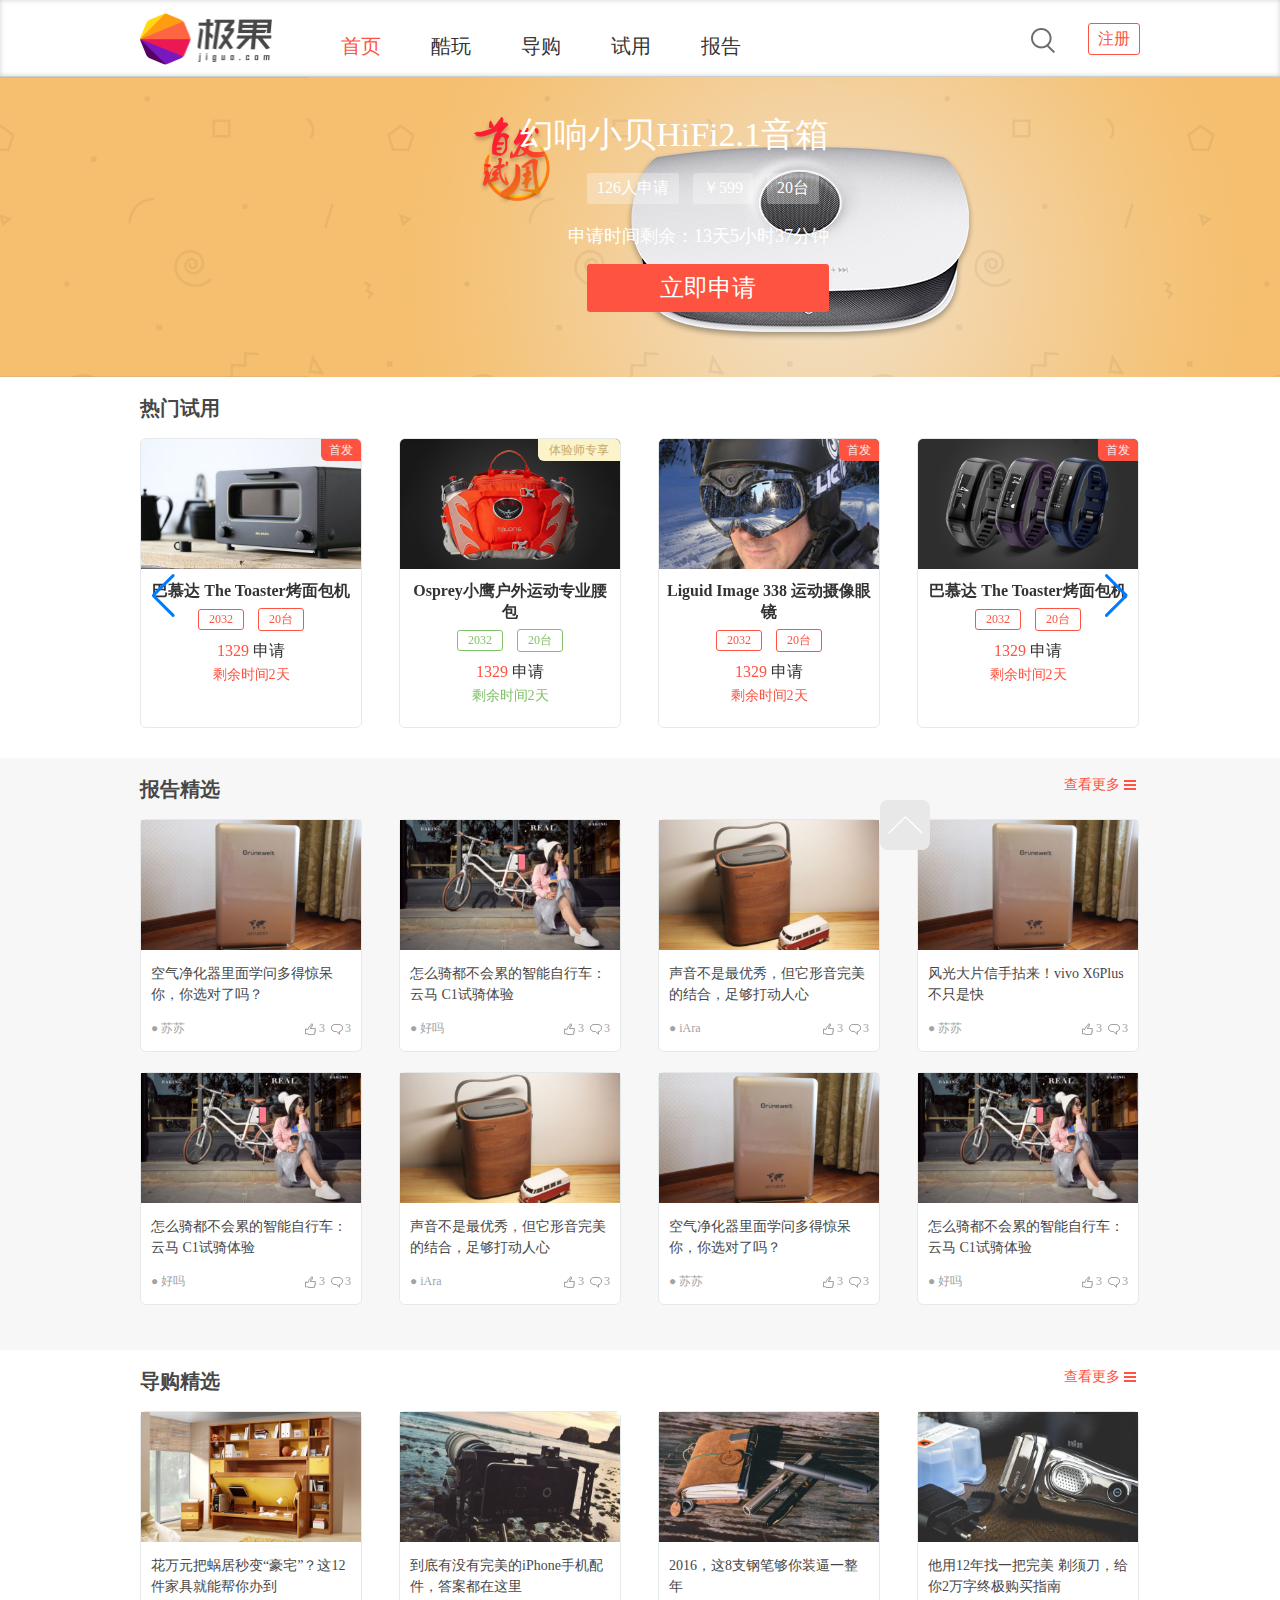
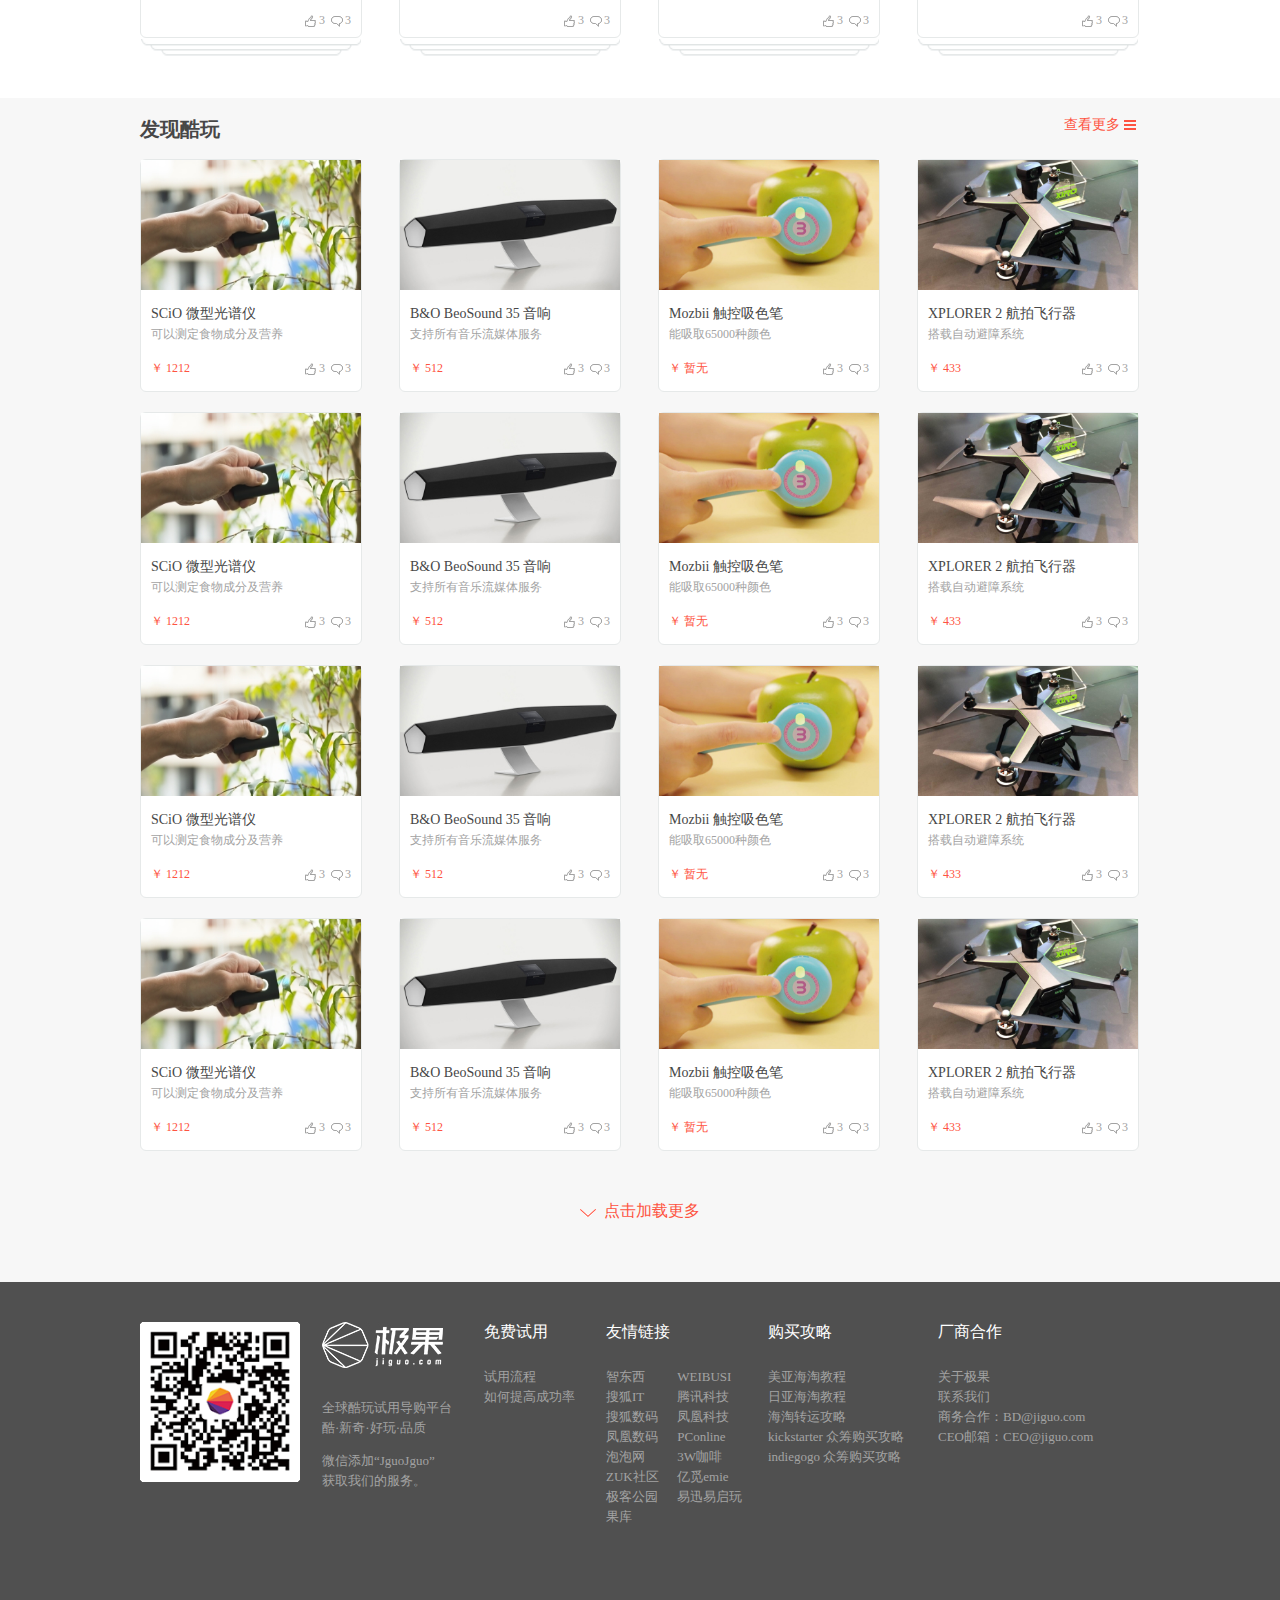
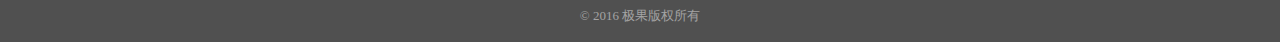
<file: index.html>
<!DOCTYPE html>
<html lang="en">

<head>
    <meta charset="UTF-8">
    <meta http-equiv="X-UA-Compatible" content="IE=edge">
    <meta name="viewport" content="width=device-width, initial-scale=1.0">
    <title>首页</title>
    <link rel="stylesheet" href="./less/index.css">
    <link rel="stylesheet" href="./less/swiper-bundle.min.css">
</head>

<body>
    <!-- 头部 -->
    <header>
        <div class="typearea" id="rtn">
            <div class="logo">
                <a href="./index.html">
                    <img src="./img/logonew.png" alt="">
                </a>
            </div>
            <nav>
                <ul>
                    <li><a href="./index.html">首页</a></li>
                    <li><a href="./KuWan/KuWan-zuixin.html">酷玩</a></li>
                    <li><a href="./DaoGou/DaoGou-zuoxin.html">导购</a></li>
                    <li><a href="./ShiYong/ShiYong-zuixin.html">试用</a></li>
                    <li><a href="./BaoGao/BaoGao-zuixin.html">报告</a></li>
                </ul>
            </nav>
            <a href="./register.html" class="register">注册</a>
            <a href="#" class="search">搜索</a>
        </div>
    </header>
    <!-- banner图 -->
    <div class="banner">
        <div class="huanxiang">
            <h2>幻响小贝HiFi2.1音箱</h2>
            <p class="p1">
                <span>126人申请</span>
                <span>￥599</span>
                <span>20台</span>
            </p>
            <p class="p2">申请时间剩余：13天5小时37分钟</p>
            <p class="p3">
                <a href="#" class="banner">立即申请</a>
            </p>
        </div>
    </div>
    <!-- 热门试用 -->
    <div class="tryOut">
        <!-- 分类标题 -->
        <div class="classifyTitle">热门试用</div>
        <!-- 热门试用-轮播图-->
        <div class="swiper">
            <div class="swiper-wrapper">
                <div class="swiper-slide">
                    <div class="item">
                        <a href="#">
                            <span class="shouFa">首发</span>
                            <img src="./img/hot1.jpg" alt="">
                            <div class="txt1">
                                <h2>巴慕达 The Toaster烤面包机</h2>
                                <p>
                                    <span>2032</span>
                                    <span>20台</span>
                                </p>
                                <p><span class="num">1329</span>
                                    申请</p>
                                <p>剩余时间2天</p>
                            </div>
                        </a>
                    </div>
                    <div class="item">
                        <a href="#">
                            <span class="tiyanshi">体验师专享</span>
                            <img src="./img/hot2.jpg" alt="">
                            <div class="txt1">
                                <h2>Osprey小鹰户外运动专业腰包</h2>
                                <p>
                                    <span class="lv">2032</span>
                                    <span class="lv">20台</span>
                                </p>
                                <p><span class="num">1329</span>
                                    申请</p>
                                <p class="lv-1">剩余时间2天</p>
                            </div>
                        </a>
                    </div>
                    <div class="item">
                        <a href="#">
                            <span class="shouFa">首发</span>
                            <img src="./img/hot3.jpg" alt="">
                            <div class="txt1">
                                <h2>Liguid Image 338 运动摄像眼镜</h2>
                                <p>
                                    <span>2032</span>
                                    <span>20台</span>
                                </p>
                                <p><span class="num">1329</span>
                                    申请</p>
                                <p>剩余时间2天</p>
                            </div>
                        </a>
                    </div>
                    <div class="item">
                        <a href="#">
                            <span class="shouFa">首发</span>
                            <img src="./img/hot4.jpg" alt="">
                            <div class="txt1">
                                <h2>巴慕达 The Toaster烤面包机</h2>
                                <p>
                                    <span>2032</span>
                                    <span>20台</span>
                                </p>
                                <p><span class="num">1329</span>
                                    申请</p>
                                <p>剩余时间2天</p>
                            </div>
                        </a>
                    </div>
                </div>
                <div class="swiper-slide">
                    <div class="item">
                        <a href="#">
                            <span class="shouFa">首发</span>
                            <img src="./img/hot5.jpg" alt="">
                            <div class="txt1">
                                <h2>巴慕达 The Toaster烤面包机</h2>
                                <p>
                                    <span>2032</span>
                                    <span>20台</span>
                                </p>
                                <p><span class="num">1329</span>
                                    申请</p>
                                <p>剩余时间2天</p>
                            </div>
                        </a>
                    </div>
                    <div class="item">
                        <a href="#">
                            <span class="tiyanshi">体验师专享</span>
                            <img src="./img/hot6.jpg" alt="">
                            <div class="txt1">
                                <h2>Osprey小鹰户外运动专业腰包</h2>
                                <p>
                                    <span class="lv">2032</span>
                                    <span class="lv">20台</span>
                                </p>
                                <p><span class="num">1329</span>
                                    申请</p>
                                <p class="lv-1">剩余时间2天</p>
                            </div>
                        </a>
                    </div>
                    <div class="item">
                        <a href="#">
                            <span class="shouFa">首发</span>
                            <img src="./img/hot7.jpg" alt="">
                            <div class="txt1">
                                <h2>Liguid Image 338 运动摄像眼镜</h2>
                                <p>
                                    <span>2032</span>
                                    <span>20台</span>
                                </p>
                                <p><span class="num">1329</span>
                                    申请</p>
                                <p>剩余时间2天</p>
                            </div>
                        </a>
                    </div>
                    <div class="item">
                        <a href="#">
                            <span class="shouFa">首发</span>
                            <img src="./img/hot8.jpg" alt="">
                            <div class="txt1">
                                <h2>巴慕达 The Toaster烤面包机</h2>
                                <p>
                                    <span>2032</span>
                                    <span>20台</span>
                                </p>
                                <p><span class="num">1329</span>
                                    申请</p>
                                <p>剩余时间2天</p>
                            </div>
                        </a>
                    </div>
                </div>
                <div class="swiper-slide">
                    <div class="item">
                        <a href="#">
                            <span class="shouFa">首发</span>
                            <img src="./img/hot9.jpg" alt="">
                            <div class="txt1">
                                <h2>巴慕达 The Toaster烤面包机</h2>
                                <p>
                                    <span>2032</span>
                                    <span>20台</span>
                                </p>
                                <p><span class="num">1329</span>
                                    申请</p>
                                <p>剩余时间2天</p>
                            </div>
                        </a>
                    </div>
                    <div class="item">
                        <a href="#">
                            <span class="tiyanshi">体验师专享</span>
                            <img src="./img/hot10.jpg" alt="">
                            <div class="txt1">
                                <h2>Osprey小鹰户外运动专业腰包</h2>
                                <p>
                                    <span class="lv">2032</span>
                                    <span class="lv">20台</span>
                                </p>
                                <p><span class="num">1329</span>
                                    申请</p>
                                <p class="lv-1">剩余时间2天</p>
                            </div>
                        </a>
                    </div>
                    <div class="item">
                        <a href="#">
                            <span class="shouFa">首发</span>
                            <img src="./img/hot11.jpg" alt="">
                            <div class="txt1">
                                <h2>Liguid Image 338 运动摄像眼镜</h2>
                                <p>
                                    <span>2032</span>
                                    <span>20台</span>
                                </p>
                                <p><span class="num">1329</span>
                                    申请</p>
                                <p>剩余时间2天</p>
                            </div>
                        </a>
                    </div>
                    <div class="item">
                        <a href="#">
                            <span class="shouFa">首发</span>
                            <img src="./img/hot12.jpg" alt="">
                            <div class="txt1">
                                <h2>巴慕达 The Toaster烤面包机</h2>
                                <p>
                                    <span>2032</span>
                                    <span>20台</span>
                                </p>
                                <p><span class="num">1329</span>
                                    申请</p>
                                <p>剩余时间2天</p>
                            </div>
                        </a>
                    </div>
                </div>
            </div>
            <!-- 如果需要导航按钮 -->
            <div class="swiper-button-prev"></div>
            <div class="swiper-button-next"></div>
        </div>
    </div>
    <!-- 报告精选 -->
    <div class="report">
        <!-- 版心 -->
        <div class="centre">
            <!-- 分类标题 -->
            <div class="classifyTitle">报告精选
                <a href="#">查看更多</a>
            </div>
            <!-- 内容 -->
            <ul class="re-ul">
                <li class="re-li">
                    <a href="#">
                        <img src="./img/re1.jpg" alt="">
                        <div class="re-dv">
                            <p class="re-p">空气净化器里面学问多得惊呆你，你选对了吗？</p>
                            <div class="re-sn">
                                <span class="re-sp1">● 苏苏</span>
                                <div class="box">
                                    <span class="re-sp2">3</span>
                                    <span class="re-sp3">3</span>
                                </div>
                            </div>
                        </div>
                    </a>
                </li>
                <li class="re-li">
                    <a href="#">
                        <img src="./img/re2.jpg" alt="">
                        <div class="re-dv">
                            <p class="re-p">怎么骑都不会累的智能自行车：云马 C1试骑体验</p>
                            <div class="re-sn">
                                <span class="re-sp1">● 好吗</span>
                                <div class="box">
                                    <span class="re-sp2">3</span>
                                    <span class="re-sp3">3</span>
                                </div>
                            </div>
                        </div>
                    </a>
                </li>
                <li class="re-li">
                    <a href="#">
                        <img src="./img/re3.jpg" alt="">
                        <div class="re-dv">
                            <p class="re-p">声音不是最优秀，但它形音完美的结合，足够打动人心</p>
                            <div class="re-sn">
                                <span class="re-sp1">● iAra</span>
                                <div class="box">
                                    <span class="re-sp2">3</span>
                                    <span class="re-sp3">3</span>
                                </div>
                            </div>
                        </div>
                    </a>
                </li>
                <li class="re-li">
                    <a href="#">
                        <img src="./img/re1.jpg" alt="">
                        <div class="re-dv">
                            <p class="re-p">风光大片信手拈来！vivo X6Plus不只是快</p>
                            <div class="re-sn">
                                <span class="re-sp1">● 苏苏</span>
                                <div class="box">
                                    <span class="re-sp2">3</span>
                                    <span class="re-sp3">3</span>
                                </div>
                            </div>
                        </div>
                    </a>
                </li>
                <li class="re-li">
                    <a href="#">
                        <img src="./img/re2.jpg" alt="">
                        <div class="re-dv">
                            <p class="re-p">怎么骑都不会累的智能自行车：云马 C1试骑体验</p>
                            <div class="re-sn">
                                <span class="re-sp1">● 好吗</span>
                                <div class="box">
                                    <span class="re-sp2">3</span>
                                    <span class="re-sp3">3</span>
                                </div>
                            </div>
                        </div>
                    </a>
                </li>
                <li class="re-li">
                    <a href="#">
                        <img src="./img/re3.jpg" alt="">
                        <div class="re-dv">
                            <p class="re-p">声音不是最优秀，但它形音完美的结合，足够打动人心</p>
                            <div class="re-sn">
                                <span class="re-sp1">● iAra</span>
                                <div class="box">
                                    <span class="re-sp2">3</span>
                                    <span class="re-sp3">3</span>
                                </div>
                            </div>
                        </div>
                    </a>
                </li>
                <li class="re-li">
                    <a href="#">
                        <img src="./img/re1.jpg" alt="">
                        <div class="re-dv">
                            <p class="re-p">空气净化器里面学问多得惊呆你，你选对了吗？</p>
                            <div class="re-sn">
                                <span class="re-sp1">● 苏苏</span>
                                <div class="box">
                                    <span class="re-sp2">3</span>
                                    <span class="re-sp3">3</span>
                                </div>
                            </div>
                        </div>
                    </a>
                </li>
                <li class="re-li">
                    <a href="#">
                        <img src="./img/re2.jpg" alt="">
                        <div class="re-dv">
                            <p class="re-p">怎么骑都不会累的智能自行车：云马 C1试骑体验</p>
                            <div class="re-sn">
                                <span class="re-sp1">● 好吗</span>
                                <div class="box">
                                    <span class="re-sp2">3</span>
                                    <span class="re-sp3">3</span>
                                </div>
                            </div>
                        </div>
                    </a>
                </li>
            </ul>
        </div>
    </div>
    <!-- 导购精选 -->
    <div class="shoppingguide">
        <!-- 版心 -->
        <div class="centre">
            <!-- 分类标题 -->
            <div class="classifyTitle">导购精选
                <a href="#">查看更多</a>
            </div>
            <!-- 内容 -->
            <ul class="se-ul">
                <li class="se-li">
                    <a href="#">
                        <img src="./img/g1.jpg" alt="">
                        <div class="se-dv">
                            <p class="se-p">花万元把蜗居秒变“豪宅”？这12件家具就能帮你办到</p>
                            <div class="se-sn">
                                <!-- <span class="re-sp1">● 好吗</span> -->
                                <div class="box">
                                    <span class="se-sp2">3</span>
                                    <span class="se-sp3">3</span>
                                </div>
                            </div>
                        </div>
                    </a>
                </li>
                <li class="se-li">
                    <a href="#">
                        <img src="./img/g2.jpg" alt="">
                        <div class="se-dv">
                            <p class="se-p">到底有没有完美的iPhone手机配件，答案都在这里</p>
                            <div class="se-sn">
                                <!-- <span class="re-sp1">● 好吗</span> -->
                                <div class="box">
                                    <span class="se-sp2">3</span>
                                    <span class="se-sp3">3</span>
                                </div>
                            </div>
                        </div>
                    </a>
                </li>
                <li class="se-li">
                    <a href="#">
                        <img src="./img/g3.jpg" alt="">
                        <div class="se-dv">
                            <p class="se-p">2016，这8支钢笔够你装逼一整年</p>
                            <div class="se-sn">
                                <!-- <span class="re-sp1">● 好吗</span> -->
                                <div class="box">
                                    <span class="se-sp2">3</span>
                                    <span class="se-sp3">3</span>
                                </div>
                            </div>
                        </div>
                    </a>
                </li>
                <li class="se-li">
                    <a href="#">
                        <img src="./img/g4.jpg" alt="">
                        <div class="se-dv">
                            <p class="se-p">他用12年找一把完美 剃须刀，给你2万字终极购买指南</p>
                            <div class="se-sn">
                                <!-- <span class="re-sp1">● 好吗</span> -->
                                <div class="box">
                                    <span class="se-sp2">3</span>
                                    <span class="se-sp3">3</span>
                                </div>
                            </div>
                        </div>
                    </a>
                </li>
            </ul>
        </div>
    </div>
    <!-- 发现酷玩 -->
    <div class="Coldplay">
        <!-- 居中 -->
        <div class="centre">
            <!-- 分类标题 -->
            <div class="classifyTitle">发现酷玩
                <a href="#">查看更多</a>
            </div>
            <ul class="cy-ul">
                <li class="cy-li">
                    <a href="#">
                        <img src="./img/k1.jpg" alt="">
                        <div class="cy-dv">
                            <p class="cy-p">
                                SCiO 微型光谱仪
                                <span class="cy-sp4">可以测定食物成分及营养</span>
                            </p>
                            <div class="cy-sn">
                                <span class="cy-sp1">￥ 1212</span>
                                <div class="box">
                                    <span class="cy-sp2">3</span>
                                    <span class="cy-sp3">3</span>
                                </div>
                            </div>
                        </div>
                    </a>
                </li>
                <li class="cy-li">
                    <a href="#">
                        <img src="./img/k2.jpg" alt="">
                        <div class="cy-dv">
                            <p class="cy-p">
                                B&O BeoSound 35 音响
                                <span class="cy-sp4">支持所有音乐流媒体服务</span>
                            </p>
                            <div class="cy-sn">
                                <span class="cy-sp1">￥ 512</span>
                                <div class="box">
                                    <span class="cy-sp2">3</span>
                                    <span class="cy-sp3">3</span>
                                </div>
                            </div>
                        </div>
                    </a>
                </li>
                <li class="cy-li">
                    <a href="#">
                        <img src="./img/k3.jpg" alt="">
                        <div class="cy-dv">
                            <p class="cy-p">
                                Mozbii 触控吸色笔
                                <span class="cy-sp4">能吸取65000种颜色</span>
                            </p>
                            <div class="cy-sn">
                                <span class="cy-sp1">￥ 暂无</span>
                                <div class="box">
                                    <span class="cy-sp2">3</span>
                                    <span class="cy-sp3">3</span>
                                </div>
                            </div>
                        </div>
                    </a>
                </li>
                <li class="cy-li">
                    <a href="#">
                        <img src="./img/k4.jpg" alt="">
                        <div class="cy-dv">
                            <p class="cy-p">
                                XPLORER 2 航拍飞行器
                                <span class="cy-sp4">搭载自动避障系统</span>
                            </p>
                            <div class="cy-sn">
                                <span class="cy-sp1">￥ 433</span>
                                <div class="box">
                                    <span class="cy-sp2">3</span>
                                    <span class="cy-sp3">3</span>
                                </div>
                            </div>
                        </div>
                    </a>
                </li>
                <li class="cy-li">
                    <a href="#">
                        <img src="./img/k1.jpg" alt="">
                        <div class="cy-dv">
                            <p class="cy-p">
                                SCiO 微型光谱仪
                                <span class="cy-sp4">可以测定食物成分及营养</span>
                            </p>
                            <div class="cy-sn">
                                <span class="cy-sp1">￥ 1212</span>
                                <div class="box">
                                    <span class="cy-sp2">3</span>
                                    <span class="cy-sp3">3</span>
                                </div>
                            </div>
                        </div>
                    </a>
                </li>
                <li class="cy-li">
                    <a href="#">
                        <img src="./img/k2.jpg" alt="">
                        <div class="cy-dv">
                            <p class="cy-p">
                                B&O BeoSound 35 音响
                                <span class="cy-sp4">支持所有音乐流媒体服务</span>
                            </p>
                            <div class="cy-sn">
                                <span class="cy-sp1">￥ 512</span>
                                <div class="box">
                                    <span class="cy-sp2">3</span>
                                    <span class="cy-sp3">3</span>
                                </div>
                            </div>
                        </div>
                    </a>
                </li>
                <li class="cy-li">
                    <a href="#">
                        <img src="./img/k3.jpg" alt="">
                        <div class="cy-dv">
                            <p class="cy-p">
                                Mozbii 触控吸色笔
                                <span class="cy-sp4">能吸取65000种颜色</span>
                            </p>
                            <div class="cy-sn">
                                <span class="cy-sp1">￥ 暂无</span>
                                <div class="box">
                                    <span class="cy-sp2">3</span>
                                    <span class="cy-sp3">3</span>
                                </div>
                            </div>
                        </div>
                    </a>
                </li>
                <li class="cy-li">
                    <a href="#">
                        <img src="./img/k4.jpg" alt="">
                        <div class="cy-dv">
                            <p class="cy-p">
                                XPLORER 2 航拍飞行器
                                <span class="cy-sp4">搭载自动避障系统</span>
                            </p>
                            <div class="cy-sn">
                                <span class="cy-sp1">￥ 433</span>
                                <div class="box">
                                    <span class="cy-sp2">3</span>
                                    <span class="cy-sp3">3</span>
                                </div>
                            </div>
                        </div>
                    </a>
                </li>
                <li class="cy-li">
                    <a href="#">
                        <img src="./img/k1.jpg" alt="">
                        <div class="cy-dv">
                            <p class="cy-p">
                                SCiO 微型光谱仪
                                <span class="cy-sp4">可以测定食物成分及营养</span>
                            </p>
                            <div class="cy-sn">
                                <span class="cy-sp1">￥ 1212</span>
                                <div class="box">
                                    <span class="cy-sp2">3</span>
                                    <span class="cy-sp3">3</span>
                                </div>
                            </div>
                        </div>
                    </a>
                </li>
                <li class="cy-li">
                    <a href="#">
                        <img src="./img/k2.jpg" alt="">
                        <div class="cy-dv">
                            <p class="cy-p">
                                B&O BeoSound 35 音响
                                <span class="cy-sp4">支持所有音乐流媒体服务</span>
                            </p>
                            <div class="cy-sn">
                                <span class="cy-sp1">￥ 512</span>
                                <div class="box">
                                    <span class="cy-sp2">3</span>
                                    <span class="cy-sp3">3</span>
                                </div>
                            </div>
                        </div>
                    </a>
                </li>
                <li class="cy-li">
                    <a href="#">
                        <img src="./img/k3.jpg" alt="">
                        <div class="cy-dv">
                            <p class="cy-p">
                                Mozbii 触控吸色笔
                                <span class="cy-sp4">能吸取65000种颜色</span>
                            </p>
                            <div class="cy-sn">
                                <span class="cy-sp1">￥ 暂无</span>
                                <div class="box">
                                    <span class="cy-sp2">3</span>
                                    <span class="cy-sp3">3</span>
                                </div>
                            </div>
                        </div>
                    </a>
                </li>
                <li class="cy-li">
                    <a href="#">
                        <img src="./img/k4.jpg" alt="">
                        <div class="cy-dv">
                            <p class="cy-p">
                                XPLORER 2 航拍飞行器
                                <span class="cy-sp4">搭载自动避障系统</span>
                            </p>
                            <div class="cy-sn">
                                <span class="cy-sp1">￥ 433</span>
                                <div class="box">
                                    <span class="cy-sp2">3</span>
                                    <span class="cy-sp3">3</span>
                                </div>
                            </div>
                        </div>
                    </a>
                </li>
                <li class="cy-li">
                    <a href="#">
                        <img src="./img/k1.jpg" alt="">
                        <div class="cy-dv">
                            <p class="cy-p">
                                SCiO 微型光谱仪
                                <span class="cy-sp4">可以测定食物成分及营养</span>
                            </p>
                            <div class="cy-sn">
                                <span class="cy-sp1">￥ 1212</span>
                                <div class="box">
                                    <span class="cy-sp2">3</span>
                                    <span class="cy-sp3">3</span>
                                </div>
                            </div>
                        </div>
                    </a>
                </li>
                <li class="cy-li">
                    <a href="#">
                        <img src="./img/k2.jpg" alt="">
                        <div class="cy-dv">
                            <p class="cy-p">
                                B&O BeoSound 35 音响
                                <span class="cy-sp4">支持所有音乐流媒体服务</span>
                            </p>
                            <div class="cy-sn">
                                <span class="cy-sp1">￥ 512</span>
                                <div class="box">
                                    <span class="cy-sp2">3</span>
                                    <span class="cy-sp3">3</span>
                                </div>
                            </div>
                        </div>
                    </a>
                </li>
                <li class="cy-li">
                    <a href="#">
                        <img src="./img/k3.jpg" alt="">
                        <div class="cy-dv">
                            <p class="cy-p">
                                Mozbii 触控吸色笔
                                <span class="cy-sp4">能吸取65000种颜色</span>
                            </p>
                            <div class="cy-sn">
                                <span class="cy-sp1">￥ 暂无</span>
                                <div class="box">
                                    <span class="cy-sp2">3</span>
                                    <span class="cy-sp3">3</span>
                                </div>
                            </div>
                        </div>
                    </a>
                </li>
                <li class="cy-li">
                    <a href="#">
                        <img src="./img/k4.jpg" alt="">
                        <div class="cy-dv">
                            <p class="cy-p">
                                XPLORER 2 航拍飞行器
                                <span class="cy-sp4">搭载自动避障系统</span>
                            </p>
                            <div class="cy-sn">
                                <span class="cy-sp1">￥ 433</span>
                                <div class="box">
                                    <span class="cy-sp2">3</span>
                                    <span class="cy-sp3">3</span>
                                </div>
                            </div>
                        </div>
                    </a>
                </li>
            </ul>
            <!-- 点击加载 -->
            <div class="load">
                <a href="#" class="clic">点击加载更多</a>
            </div>
        </div>
    </div>
    <!-- 底部 -->
    <footer>
        <div class="box2">
            <div class="text2">
                <dl><img src="./img/code.png" width="160" height="160"></dl>
                <dl>
                    <dt>
                        <img src="./img/logoImg.jpg" alt="">
                    </dt>
                    <dd>
                        全球酷玩试用导购平台
                        <br>
                        酷·新奇·好玩·品质
                    </dd>
                    <dd>
                        微信添加“JguoJguo”
                        <br>
                        获取我们的服务。
                    </dd>
                </dl>
                <dl>
                    <dt>免费试用</dt>
                    <dd><a href="./mianFeiSY.html">试用流程</a></dd>
                    <dd><a href="./mianFeiSY.html">如何提高成功率</a></dd>
                </dl>
                <dl>
                    <dt>友情链接</dt>
                    <dd>
                        <a href="#">智东西</a>
                        <a href="#">WEIBUSI</a>
                    </dd>
                    <dd>
                        <a href="#">搜狐IT</a>
                        <a href="#">腾讯科技</a>
                    </dd>
                    <dd>
                        <a href="#">搜狐数码</a>
                        <a href="#">凤凰科技</a>
                    </dd>
                    <dd>
                        <a href="#">凤凰数码</a>
                        <a href="#">PConline</a>
                    </dd>
                    <dd>
                        <a href="#">泡泡网</a>
                        <a href="#">3W咖啡</a>
                    </dd>
                    <dd>
                        <a href="#">ZUK社区</a>
                        <a href="#">亿觅emie</a>
                    </dd>
                    <dd>
                        <a href="#">极客公园</a>
                        <a href="#">易迅易启玩</a>
                    </dd>
                    <dd>
                        <a href="#">果库</a>
                    </dd>
                </dl>
                <dl>
                    <dt>购买攻略</dt>
                    <dd><a href="#">美亚海淘教程</a></dd>
                    <dd><a href="#">日亚海淘教程</a></dd>
                    <dd><a href="#">海淘转运攻略</a></dd>
                    <dd><a href="#">kickstarter 众筹购买攻略</a></dd>
                    <dd><a href="#">indiegogo 众筹购买攻略</a></dd>
                </dl>
                <dl>
                    <dt>厂商合作</dt>
                    <dd><a href="./changSangHZ.html">关于极果</a></dd>
                    <dd><a href="./changSangHZ.html">联系我们</a></dd>
                    <dd><a href="./changSangHZ.html">商务合作：BD@jiguo.com</a></dd>
                    <dd><a href="./changSangHZ.html">CEO邮箱：CEO@jiguo.com</a></dd>
                </dl>
            </div>
            <p class="foot">© 2016 极果版权所有</p>
        </div>
    </footer>
    <!-- 回到顶部 -->
    <div class="return">
        <a href="#rtn"></a>
    </div>
</body>

</html>
<!-- 引入轮播图插件 -->
<script src="./JS/swiper-bundle.min.js"></script>
<script>
    var mySwiper = new Swiper('.swiper', {
        direction: 'horizontal', // 水平切换选项
        loop: true, // 循环模式选项

        // 如果需要前进后退按钮
        navigation: {
            nextEl: '.swiper-button-next',
            prevEl: '.swiper-button-prev',
        },
        autoplay: {
            delay: 3000,
            stopOnLastSlide: false,
            pauseOnMouseEnter: true,
            disableOnInteraction: false,
        },
    })        
</script>
</file>
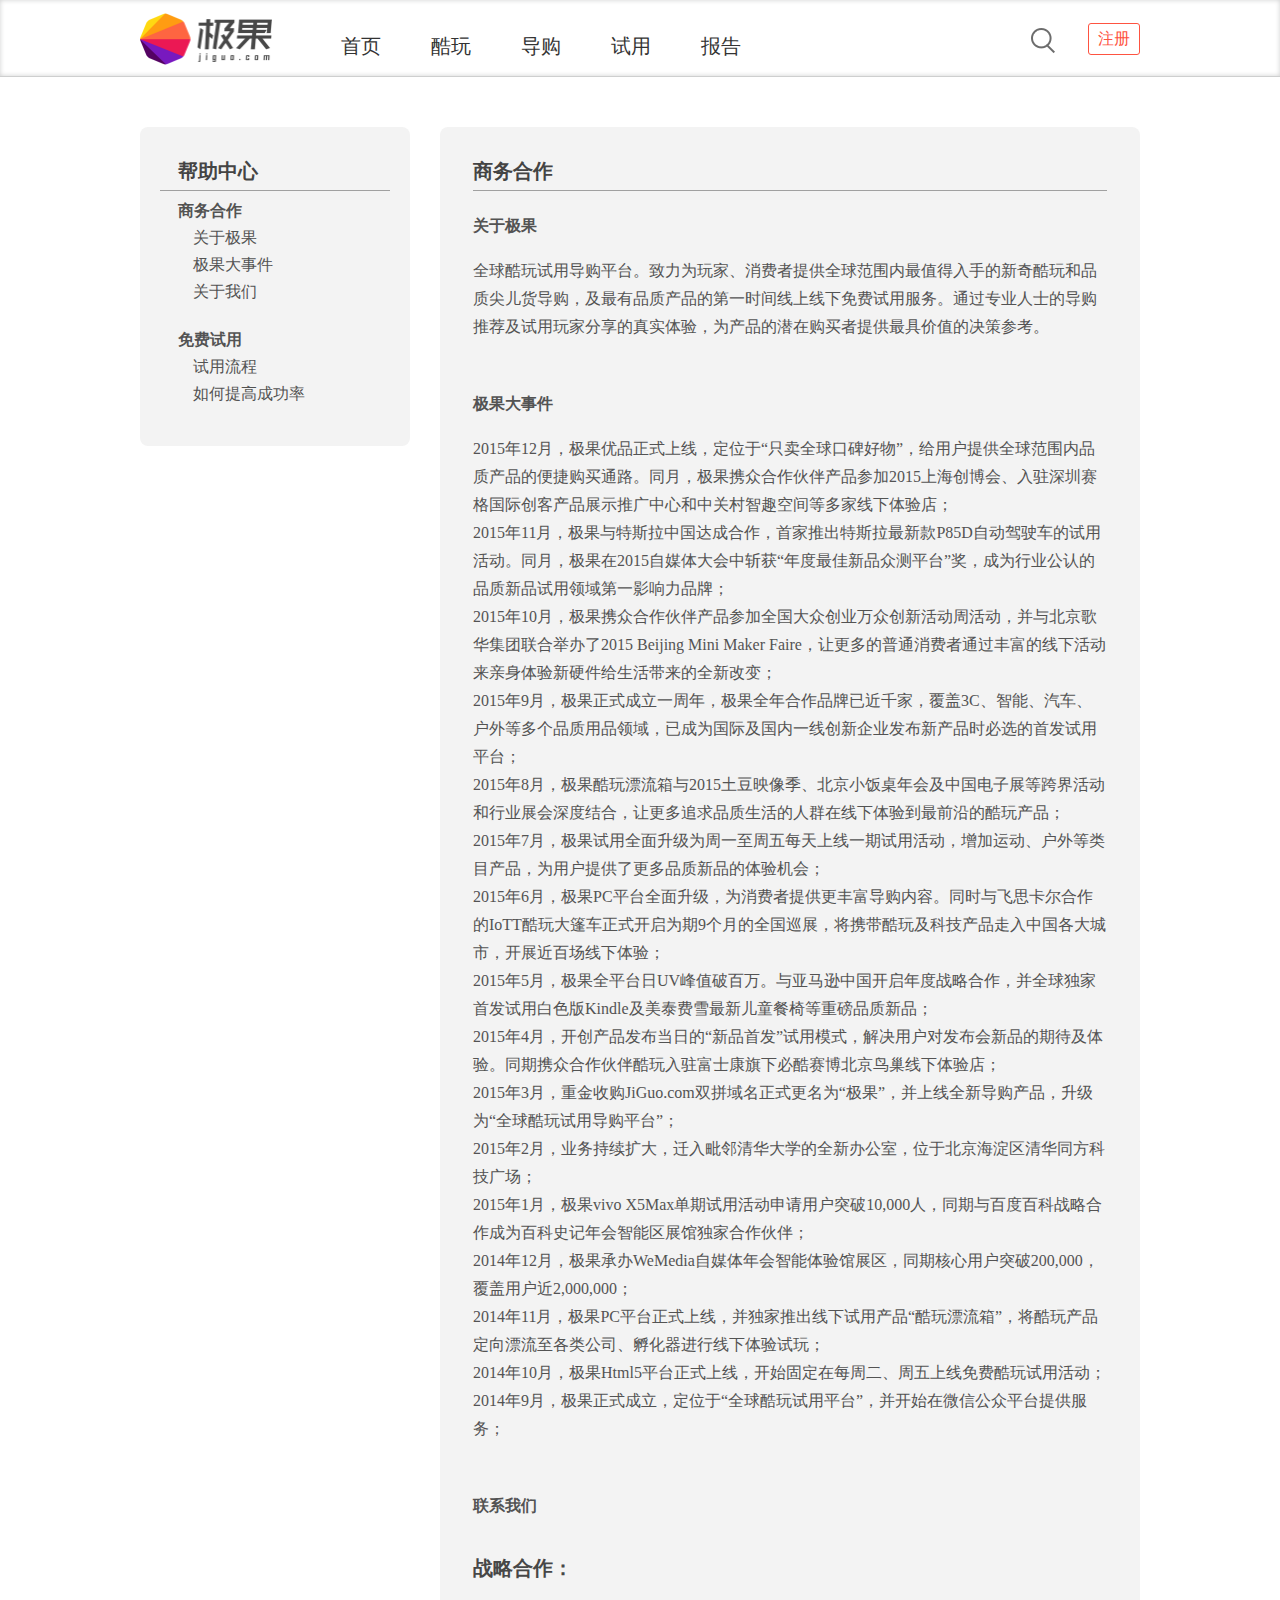
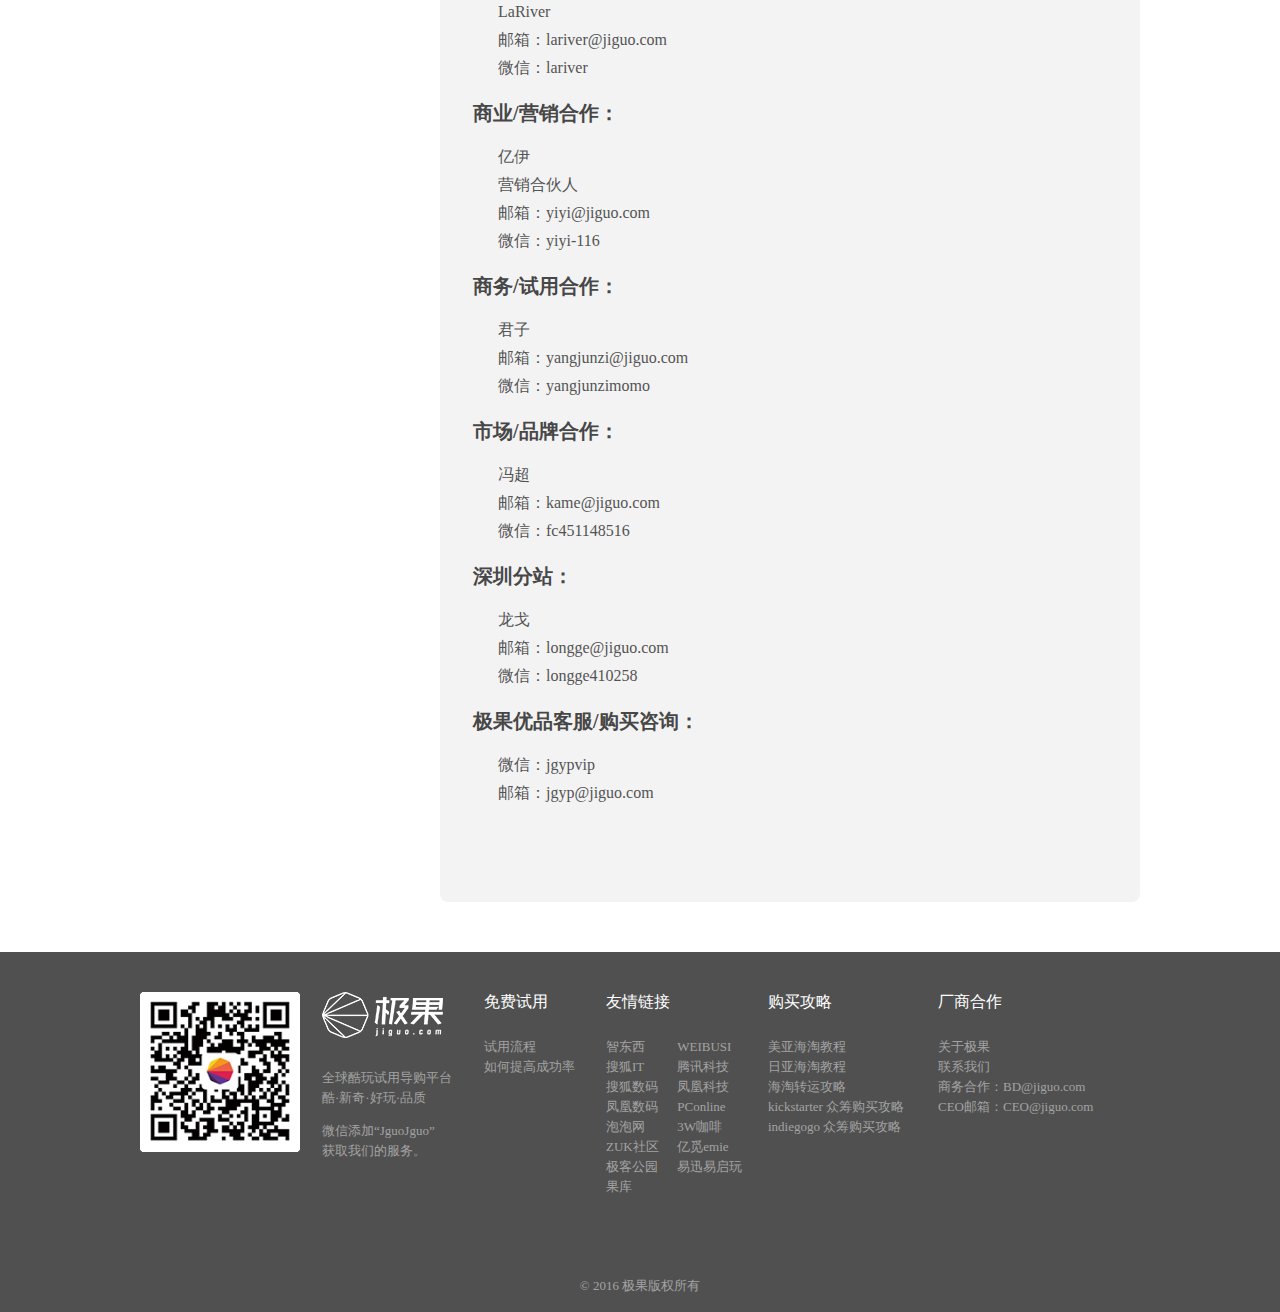
<file: changSangHZ.html>
<!DOCTYPE html>
<html lang="en">

<head>
    <meta charset="UTF-8">
    <meta http-equiv="X-UA-Compatible" content="IE=edge">
    <meta name="viewport" content="width=device-width, initial-scale=1.0">
    <title>商务合作</title>
    <link rel="stylesheet" href="./less/changSangHZ.css">
</head>

<body>
    <!-- 头部 -->
    <header>
        <div class="typearea" id="rtn">
            <div class="logo">
                <a href="./index.html">
                    <img src="./img/logonew.png" alt="">
                </a>
            </div>
            <nav>
                <ul>
                    <li><a href="./index.html">首页</a></li>
                    <li><a href="./KuWan/KuWan-zuixin.html">酷玩</a></li>
                    <li><a href="./DaoGou/DaoGou-zuoxin.html">导购</a></li>
                    <li><a href="./ShiYong/ShiYong-zuixin.html">试用</a></li>
                    <li><a href="./BaoGao/BaoGao-zuixin.html">报告</a></li>
                </ul>
            </nav>
            <a href="./register.html" class="register">注册</a>
            <a href="#" class="search">搜索</a>
        </div>
    </header>
    <!-- 内容 -->
    <main>
        <!-- 帮助中心 -->
        <div class="box_1">
            <div class="box_1_1">
                <h2>帮助中心</h2>
                <dl>
                    <dt><a href="./changSangHZ.html">商务合作</a></dt>
                    <dd><a href="#GY">关于极果</a></dd>
                    <dd><a href="#DSJ">极果大事件</a></dd>
                    <dd><a href="#LXWM">关于我们</a></dd>
                </dl>
                <dl>
                    <dt><a href="./mianFeiSY.html">免费试用</a></dt>
                    <dd><a href="#SY">试用流程</a></dd>
                    <dd><a href="#CG">如何提高成功率</a></dd>
                </dl>
            </div>
        </div>
        <!-- 商务合作 -->
        <div class="box_2">
            <div class="box_2_1">
                <h2>商务合作</h2>
                <div class="text3">
                    <h3 id="GY">关于极果</h3>
                    <p>
                        全球酷玩试用导购平台。致力为玩家、消费者提供全球范围内最值得入手的新奇酷玩和品质尖儿货导购，及最有品质产品的第一时间线上线下免费试用服务。通过专业人士的导购推荐及试用玩家分享的真实体验，为产品的潜在购买者提供最具价值的决策参考。
                    </p>
                    <p id="DSJ">&nbsp;</p>
                    <h3>极果大事件</h3>
                    <p>2015年12月，极果优品正式上线，定位于“只卖全球口碑好物”，给用户提供全球范围内品质产品的便捷购买通路。同月，极果携众合作伙伴产品参加2015上海创博会、入驻深圳赛格国际创客产品展示推广中心和中关村智趣空间等多家线下体验店；
                    </p>
                    <p>2015年11月，极果与特斯拉中国达成合作，首家推出特斯拉最新款P85D自动驾驶车的试用活动。同月，极果在2015自媒体大会中斩获“年度最佳新品众测平台”奖，成为行业公认的品质新品试用领域第一影响力品牌；
                    </p>
                    <p>2015年10月，极果携众合作伙伴产品参加全国大众创业万众创新活动周活动，并与北京歌华集团联合举办了2015 Beijing Mini Maker
                        Faire，让更多的普通消费者通过丰富的线下活动来亲身体验新硬件给生活带来的全新改变；</p>
                    <p>2015年9月，极果正式成立一周年，极果全年合作品牌已近千家，覆盖3C、智能、汽车、户外等多个品质用品领域，已成为国际及国内一线创新企业发布新产品时必选的首发试用平台；</p>
                    <p>2015年8月，极果酷玩漂流箱与2015土豆映像季、北京小饭桌年会及中国电子展等跨界活动和行业展会深度结合，让更多追求品质生活的人群在线下体验到最前沿的酷玩产品；</p>
                    <p>2015年7月，极果试用全面升级为周一至周五每天上线一期试用活动，增加运动、户外等类目产品，为用户提供了更多品质新品的体验机会；</p>
                    <p>2015年6月，极果PC平台全面升级，为消费者提供更丰富导购内容。同时与飞思卡尔合作的IoTT酷玩大篷车正式开启为期9个月的全国巡展，将携带酷玩及科技产品走入中国各大城市，开展近百场线下体验；
                    </p>
                    <p>2015年5月，极果全平台日UV峰值破百万。与亚马逊中国开启年度战略合作，并全球独家首发试用白色版Kindle及美泰费雪最新儿童餐椅等重磅品质新品；</p>
                    <p>2015年4月，开创产品发布当日的“新品首发”试用模式，解决用户对发布会新品的期待及体验。同期携众合作伙伴酷玩入驻富士康旗下必酷赛博北京鸟巢线下体验店；</p>
                    <p>2015年3月，重金收购JiGuo.com双拼域名正式更名为“极果”，并上线全新导购产品，升级为“全球酷玩试用导购平台”；</p>
                    <p>2015年2月，业务持续扩大，迁入毗邻清华大学的全新办公室，位于北京海淀区清华同方科技广场；</p>
                    <p>2015年1月，极果vivo X5Max单期试用活动申请用户突破10,000人，同期与百度百科战略合作成为百科史记年会智能区展馆独家合作伙伴；</p>
                    <p>2014年12月，极果承办WeMedia自媒体年会智能体验馆展区，同期核心用户突破200,000，覆盖用户近2,000,000；</p>
                    <p>2014年11月，极果PC平台正式上线，并独家推出线下试用产品“酷玩漂流箱”，将酷玩产品定向漂流至各类公司、孵化器进行线下体验试玩；</p>
                    <p>2014年10月，极果Html5平台正式上线，开始固定在每周二、周五上线免费酷玩试用活动；</p>
                    <p>2014年9月，极果正式成立，定位于“全球酷玩试用平台”，并开始在微信公众平台提供服务；</p>
                    <p id="LXWM">&nbsp;</p>
                    <h3>联系我们</h3>
                    <h5>战略合作：</h5>
                    <p class="padl25">
                        LaRiver
                        <br>
                        邮箱：lariver@jiguo.com
                        <br>
                        微信：lariver
                    </p>
                    <h5>商业/营销合作：</h5>
                    <p class="padl25">
                        亿伊
                        <br>
                        营销合伙人
                        <br>
                        邮箱：yiyi@jiguo.com
                        <br>
                        微信：yiyi-116
                    </p>
                    <h5>商务/试用合作：</h5>
                    <p class="padl25">
                        君子
                        <br>
                        邮箱：yangjunzi@jiguo.com
                        <br>
                        微信：yangjunzimomo
                    </p>
                    <h5>市场/品牌合作：</h5>
                    <p class="padl25">
                        冯超
                        <br>
                        邮箱：kame@jiguo.com
                        <br>
                        微信：fc451148516
                    </p>
                    <h5>深圳分站：</h5>
                    <p class="padl25">
                        龙戈
                        <br>
                        邮箱：longge@jiguo.com
                        <br>
                        微信：longge410258
                    </p>
                    <h5>极果优品客服/购买咨询：</h5>
                    <p class="padl25">
                        微信：jgypvip
                        <br>
                        邮箱：jgyp@jiguo.com
                    </p>













                </div>
            </div>
        </div>
    </main>
    <!-- 底部 -->
    <footer>
        <div class="box2">
            <div class="text2">
                <dl><img src="./img/code.png" width="160" height="160"></dl>
                <dl>
                    <dt>
                        <img src="./img/logoImg.jpg" alt="">
                    </dt>
                    <dd>
                        全球酷玩试用导购平台
                        <br>
                        酷·新奇·好玩·品质
                    </dd>
                    <dd>
                        微信添加“JguoJguo”
                        <br>
                        获取我们的服务。
                    </dd>
                </dl>
                <dl>
                    <dt>免费试用</dt>
                    <dd><a href="./mianFeiSY.html">试用流程</a></dd>
                    <dd><a href="./mianFeiSY.html">如何提高成功率</a></dd>
                </dl>
                <dl>
                    <dt>友情链接</dt>
                    <dd>
                        <a href="#">智东西</a>
                        <a href="#">WEIBUSI</a>
                    </dd>
                    <dd>
                        <a href="#">搜狐IT</a>
                        <a href="#">腾讯科技</a>
                    </dd>
                    <dd>
                        <a href="#">搜狐数码</a>
                        <a href="#">凤凰科技</a>
                    </dd>
                    <dd>
                        <a href="#">凤凰数码</a>
                        <a href="#">PConline</a>
                    </dd>
                    <dd>
                        <a href="#">泡泡网</a>
                        <a href="#">3W咖啡</a>
                    </dd>
                    <dd>
                        <a href="#">ZUK社区</a>
                        <a href="#">亿觅emie</a>
                    </dd>
                    <dd>
                        <a href="#">极客公园</a>
                        <a href="#">易迅易启玩</a>
                    </dd>
                    <dd>
                        <a href="#">果库</a>
                    </dd>
                </dl>
                <dl>
                    <dt>购买攻略</dt>
                    <dd><a href="#">美亚海淘教程</a></dd>
                    <dd><a href="#">日亚海淘教程</a></dd>
                    <dd><a href="#">海淘转运攻略</a></dd>
                    <dd><a href="#">kickstarter 众筹购买攻略</a></dd>
                    <dd><a href="#">indiegogo 众筹购买攻略</a></dd>
                </dl>
                <dl>
                    <dt>厂商合作</dt>
                    <dd><a href="./changSangHZ.html">关于极果</a></dd>
                    <dd><a href="./changSangHZ.html">联系我们</a></dd>
                    <dd><a href="./changSangHZ.html">商务合作：BD@jiguo.com</a></dd>
                    <dd><a href="./changSangHZ.html">CEO邮箱：CEO@jiguo.com</a></dd>
                </dl>
            </div>
            <p class="foot">© 2016 极果版权所有</p>
        </div>
    </footer>
</body>

</html>
</file>
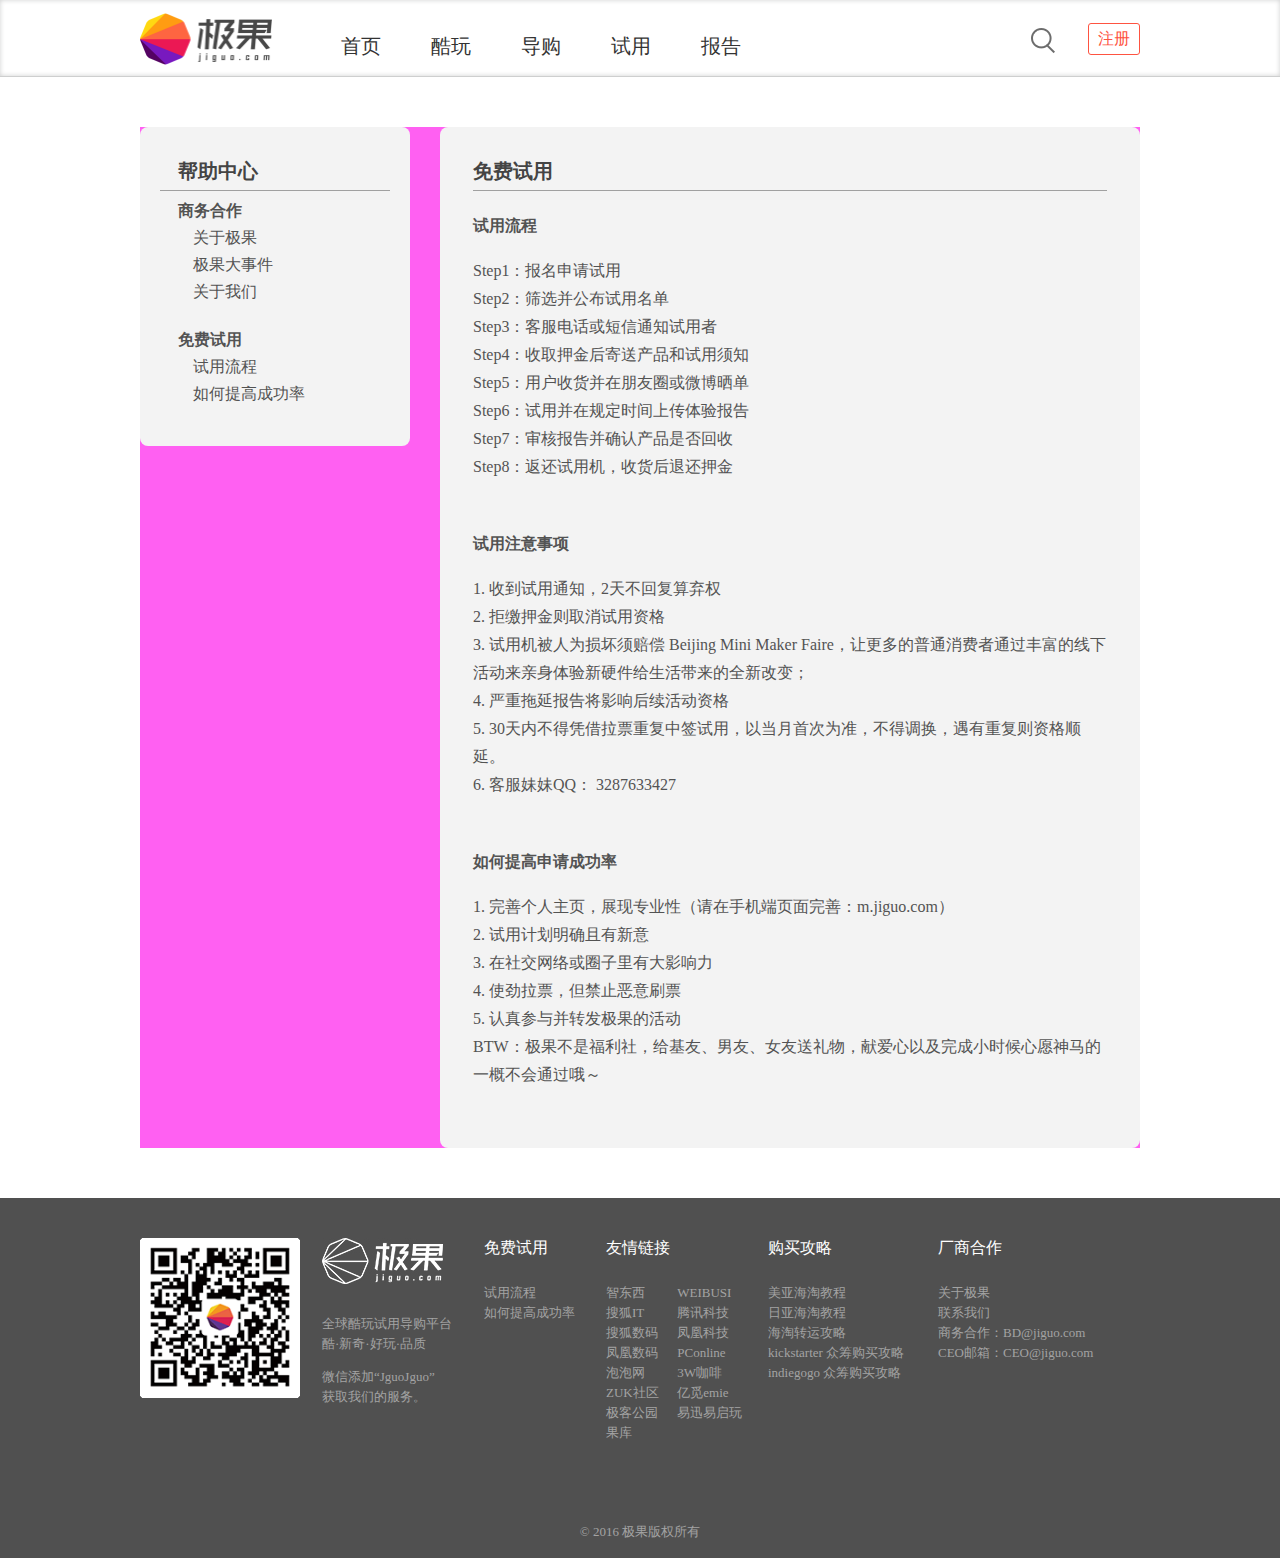
<file: mianFeiSY.html>
<!DOCTYPE html>
<html lang="en">

<head>
    <meta charset="UTF-8">
    <meta http-equiv="X-UA-Compatible" content="IE=edge">
    <meta name="viewport" content="width=device-width, initial-scale=1.0">
    <title>免费试用</title>
    <link rel="stylesheet" href="./less/mianFeiSY.css">
</head>

<body>
    <!-- 头部 -->
    <header>
        <div class="typearea" id="rtn">
            <div class="logo">
                <a href="./index.html">
                    <img src="./img/logonew.png" alt="">
                </a>
            </div>
            <nav>
                <ul>
                    <li><a href="./index.html">首页</a></li>
                    <li><a href="./KuWan/KuWan-zuixin.html">酷玩</a></li>
                    <li><a href="./DaoGou/DaoGou-zuoxin.html">导购</a></li>
                    <li><a href="./ShiYong/ShiYong-zuixin.html">试用</a></li>
                    <li><a href="./BaoGao/BaoGao-zuixin.html">报告</a></li>
                </ul>
            </nav>
            <a href="./register.html" class="register">注册</a>
            <a href="#" class="search">搜索</a>
        </div>
    </header>
    <!-- 内容 -->
    <main>
        <!-- 帮助中心 -->
        <div class="box_1">
            <div class="box_1_1">
                <h2>帮助中心</h2>
                <dl>
                    <dt><a href="./changSangHZ.html">商务合作</a></dt>
                    <dd><a href="#">关于极果</a></dd>
                    <dd><a href="#">极果大事件</a></dd>
                    <dd><a href="#">关于我们</a></dd>
                </dl>
                <dl>
                    <dt><a href="./mianFeiSY.html">免费试用</a></dt>
                    <dd><a href="#SY">试用流程</a></dd>
                    <dd><a href="#CG">如何提高成功率</a></dd>
                </dl>
            </div>
        </div>
        <!-- 免费试用 -->
        <div class="box_2">
            <div class="box_2_1">
                <h2>免费试用</h2>
                <div class="text3">
                    <h3 id="SY">试用流程</h3>
                    <p>
                        Step1：报名申请试用
                        <br>
                        Step2：筛选并公布试用名单
                        <br>
                        Step3：客服电话或短信通知试用者
                        <br>
                        Step4：收取押金后寄送产品和试用须知
                        <br>
                        Step5：用户收货并在朋友圈或微博晒单
                        <br>
                        Step6：试用并在规定时间上传体验报告
                        <br>
                        Step7：审核报告并确认产品是否回收
                        <br>
                        Step8：返还试用机，收货后退还押金
                        <br>
                    </p>
                    <p>&nbsp;</p>
                    <h3>试用注意事项</h3>
                    <p>1. 收到试用通知，2天不回复算弃权</p>
                    <p>2. 拒缴押金则取消试用资格</p>
                    <p>3. 试用机被人为损坏须赔偿 Beijing Mini Maker Faire，让更多的普通消费者通过丰富的线下活动来亲身体验新硬件给生活带来的全新改变；</p>
                    <p>4. 严重拖延报告将影响后续活动资格</p>
                    <p>5. 30天内不得凭借拉票重复中签试用，以当月首次为准，不得调换，遇有重复则资格顺延。</p>
                    <p>6. 客服妹妹QQ： 3287633427</p>
                    <p id="CG">&nbsp;</p>
                    <h3>如何提高申请成功率</h3>
                    <p>1. 完善个人主页，展现专业性（请在手机端页面完善：m.jiguo.com）</p>
                    <p>2. 试用计划明确且有新意</p>
                    <p>3. 在社交网络或圈子里有大影响力</p>
                    <p>4. 使劲拉票，但禁止恶意刷票</p>
                    <p>5. 认真参与并转发极果的活动</p>
                    <p>BTW：极果不是福利社，给基友、男友、女友送礼物，献爱心以及完成小时候心愿神马的一概不会通过哦～</p>
                </div>
            </div>
        </div>
    </main>
    <!-- 底部 -->
    <footer>
        <div class="box2">
            <div class="text2">
                <dl><img src="./img/code.png" width="160" height="160"></dl>
                <dl>
                    <dt>
                        <img src="./img/logoImg.jpg" alt="">
                    </dt>
                    <dd>
                        全球酷玩试用导购平台
                        <br>
                        酷·新奇·好玩·品质
                    </dd>
                    <dd>
                        微信添加“JguoJguo”
                        <br>
                        获取我们的服务。
                    </dd>
                </dl>
                <dl>
                    <dt>免费试用</dt>
                    <dd><a href="./mianFeiSY.html">试用流程</a></dd>
                    <dd><a href="./mianFeiSY.html">如何提高成功率</a></dd>
                </dl>
                <dl>
                    <dt>友情链接</dt>
                    <dd>
                        <a href="#">智东西</a>
                        <a href="#">WEIBUSI</a>
                    </dd>
                    <dd>
                        <a href="#">搜狐IT</a>
                        <a href="#">腾讯科技</a>
                    </dd>
                    <dd>
                        <a href="#">搜狐数码</a>
                        <a href="#">凤凰科技</a>
                    </dd>
                    <dd>
                        <a href="#">凤凰数码</a>
                        <a href="#">PConline</a>
                    </dd>
                    <dd>
                        <a href="#">泡泡网</a>
                        <a href="#">3W咖啡</a>
                    </dd>
                    <dd>
                        <a href="#">ZUK社区</a>
                        <a href="#">亿觅emie</a>
                    </dd>
                    <dd>
                        <a href="#">极客公园</a>
                        <a href="#">易迅易启玩</a>
                    </dd>
                    <dd>
                        <a href="#">果库</a>
                    </dd>
                </dl>
                <dl>
                    <dt>购买攻略</dt>
                    <dd><a href="#">美亚海淘教程</a></dd>
                    <dd><a href="#">日亚海淘教程</a></dd>
                    <dd><a href="#">海淘转运攻略</a></dd>
                    <dd><a href="#">kickstarter 众筹购买攻略</a></dd>
                    <dd><a href="#">indiegogo 众筹购买攻略</a></dd>
                </dl>
                <dl>
                    <dt>厂商合作</dt>
                    <dd><a href="./changSangHZ.html">关于极果</a></dd>
                    <dd><a href="./changSangHZ.html">联系我们</a></dd>
                    <dd><a href="./changSangHZ.html">商务合作：BD@jiguo.com</a></dd>
                    <dd><a href="./changSangHZ.html">CEO邮箱：CEO@jiguo.com</a></dd>
                </dl>
            </div>
            <p class="foot">© 2016 极果版权所有</p>
        </div>
    </footer>
</body>

</html>
</file>
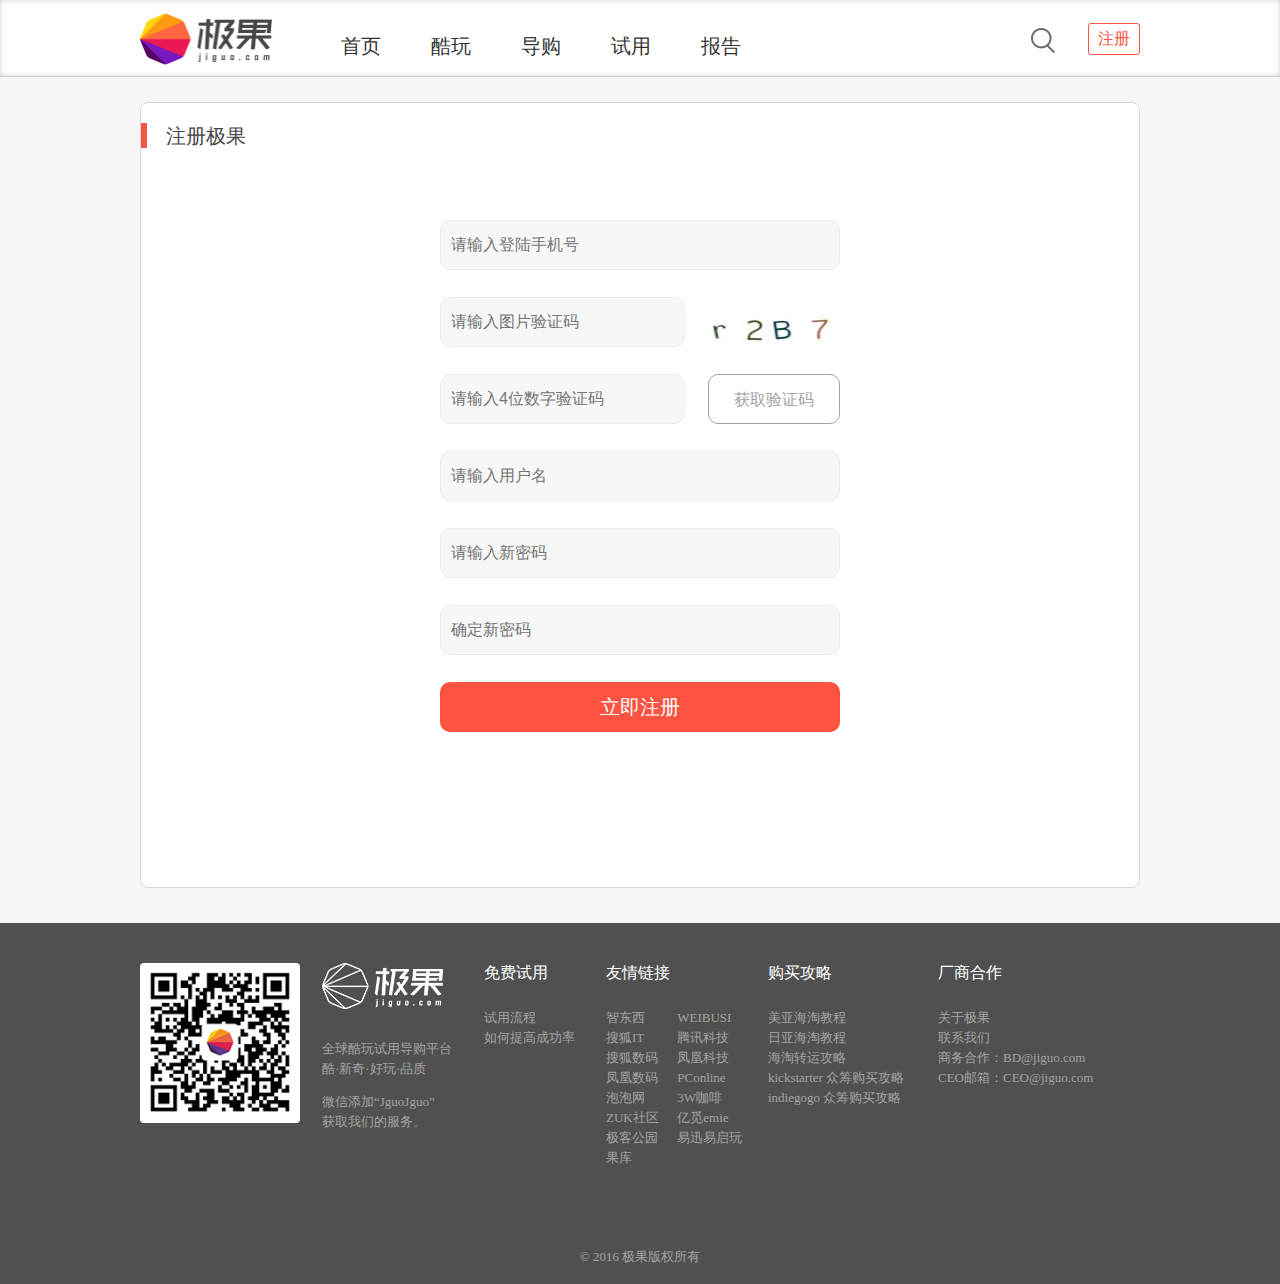
<file: register.html>
<!DOCTYPE html>
<html lang="en">

<head>
    <meta charset="UTF-8">
    <meta http-equiv="X-UA-Compatible" content="IE=edge">
    <meta name="viewport" content="width=device-width, initial-scale=1.0">
    <title>注册页</title>
    <link rel="stylesheet" href="./less/register.css">
</head>

<body>
    <!-- 头部 -->
    <header>
        <div class="typearea" id="rtn">
            <div class="logo">
                <a href="./index.html">
                    <img src="./img/logonew.png" alt="">
                </a>
            </div>
            <nav>
                <ul>
                    <li><a href="./index.html">首页</a></li>
                    <li><a href="./KuWan/KuWan-zuixin.html">酷玩</a></li>
                    <li><a href="./DaoGou/DaoGou-zuoxin.html">导购</a></li>
                    <li><a href="./ShiYong/ShiYong-zuixin.html">试用</a></li>
                    <li><a href="./BaoGao/BaoGao-zuixin.html">报告</a></li>
                </ul>
            </nav>
            <a href="./register.html" class="register">注册</a>
            <a href="#" class="search">搜索</a>
        </div>
    </header>
    <!-- 注册页面内容 -->
    <main>
        <div class="box3">
            <h2 class="h2-1">注册极果
                <span class="zhuangs"></span>
            </h2>
            <div class="box4">
                <form>
                    <p>
                        <input type="text" placeholder="请输入登陆手机号" pattern="^1[34578][0-9]{9}$" required="required"
                            class="shouji">
                    </p>
                    <p>
                        <input type="text" placeholder="请输入图片验证码" required="required" class="tpyz">
                        <img src="./img/imgCode.jpg" width="132" height="35">

                    </p>
                    <p>
                        <input type="text" placeholder="请输入4位数字验证码" pattern="^\d{4}$" required="required" class="szyz">
                        <a href="#" class="yanZhengMa" onclick="fn()">获取验证码</a>
                    </p>
                    <p>
                        <input type="text" placeholder="请输入用户名" required="required" class="yhm">
                    </p>
                    <p>
                        <input type="password" placeholder="请输入新密码" required="required" class="pass1">
                    </p>
                    <p>
                        <input type="password" placeholder="确定新密码" required="required" class="pass2">
                    </p>
                    <p>
                        <button onclick="fn1()">立即注册</button>
                    </p>
                </form>
            </div>
        </div>
    </main>
    <!-- 底部 -->
    <footer>
        <div class="box2">
            <div class="text2">
                <dl><img src="./img/code.png" width="160" height="160"></dl>
                <dl>
                    <dt>
                        <img src="./img/logoImg.jpg" alt="">
                    </dt>
                    <dd>
                        全球酷玩试用导购平台
                        <br>
                        酷·新奇·好玩·品质
                    </dd>
                    <dd>
                        微信添加“JguoJguo”
                        <br>
                        获取我们的服务。
                    </dd>
                </dl>
                <dl>
                    <dt>免费试用</dt>
                    <dd><a href="./mianFeiSY.html">试用流程</a></dd>
                    <dd><a href="./mianFeiSY.html">如何提高成功率</a></dd>
                </dl>
                <dl>
                    <dt>友情链接</dt>
                    <dd>
                        <a href="#">智东西</a>
                        <a href="#">WEIBUSI</a>
                    </dd>
                    <dd>
                        <a href="#">搜狐IT</a>
                        <a href="#">腾讯科技</a>
                    </dd>
                    <dd>
                        <a href="#">搜狐数码</a>
                        <a href="#">凤凰科技</a>
                    </dd>
                    <dd>
                        <a href="#">凤凰数码</a>
                        <a href="#">PConline</a>
                    </dd>
                    <dd>
                        <a href="#">泡泡网</a>
                        <a href="#">3W咖啡</a>
                    </dd>
                    <dd>
                        <a href="#">ZUK社区</a>
                        <a href="#">亿觅emie</a>
                    </dd>
                    <dd>
                        <a href="#">极客公园</a>
                        <a href="#">易迅易启玩</a>
                    </dd>
                    <dd>
                        <a href="#">果库</a>
                    </dd>
                </dl>
                <dl>
                    <dt>购买攻略</dt>
                    <dd><a href="#">美亚海淘教程</a></dd>
                    <dd><a href="#">日亚海淘教程</a></dd>
                    <dd><a href="#">海淘转运攻略</a></dd>
                    <dd><a href="#">kickstarter 众筹购买攻略</a></dd>
                    <dd><a href="#">indiegogo 众筹购买攻略</a></dd>
                </dl>
                <dl>
                    <dt>厂商合作</dt>
                    <dd><a href="./changSangHZ.html">关于极果</a></dd>
                    <dd><a href="./changSangHZ.html">联系我们</a></dd>
                    <dd><a href="./changSangHZ.html">商务合作：BD@jiguo.com</a></dd>
                    <dd><a href="./changSangHZ.html">CEO邮箱：CEO@jiguo.com</a></dd>
                </dl>
            </div>
            <p class="foot">© 2016 极果版权所有</p>
        </div>
    </footer>
</body>

</html>
<script src="./JS/register.js"></script>
</file>
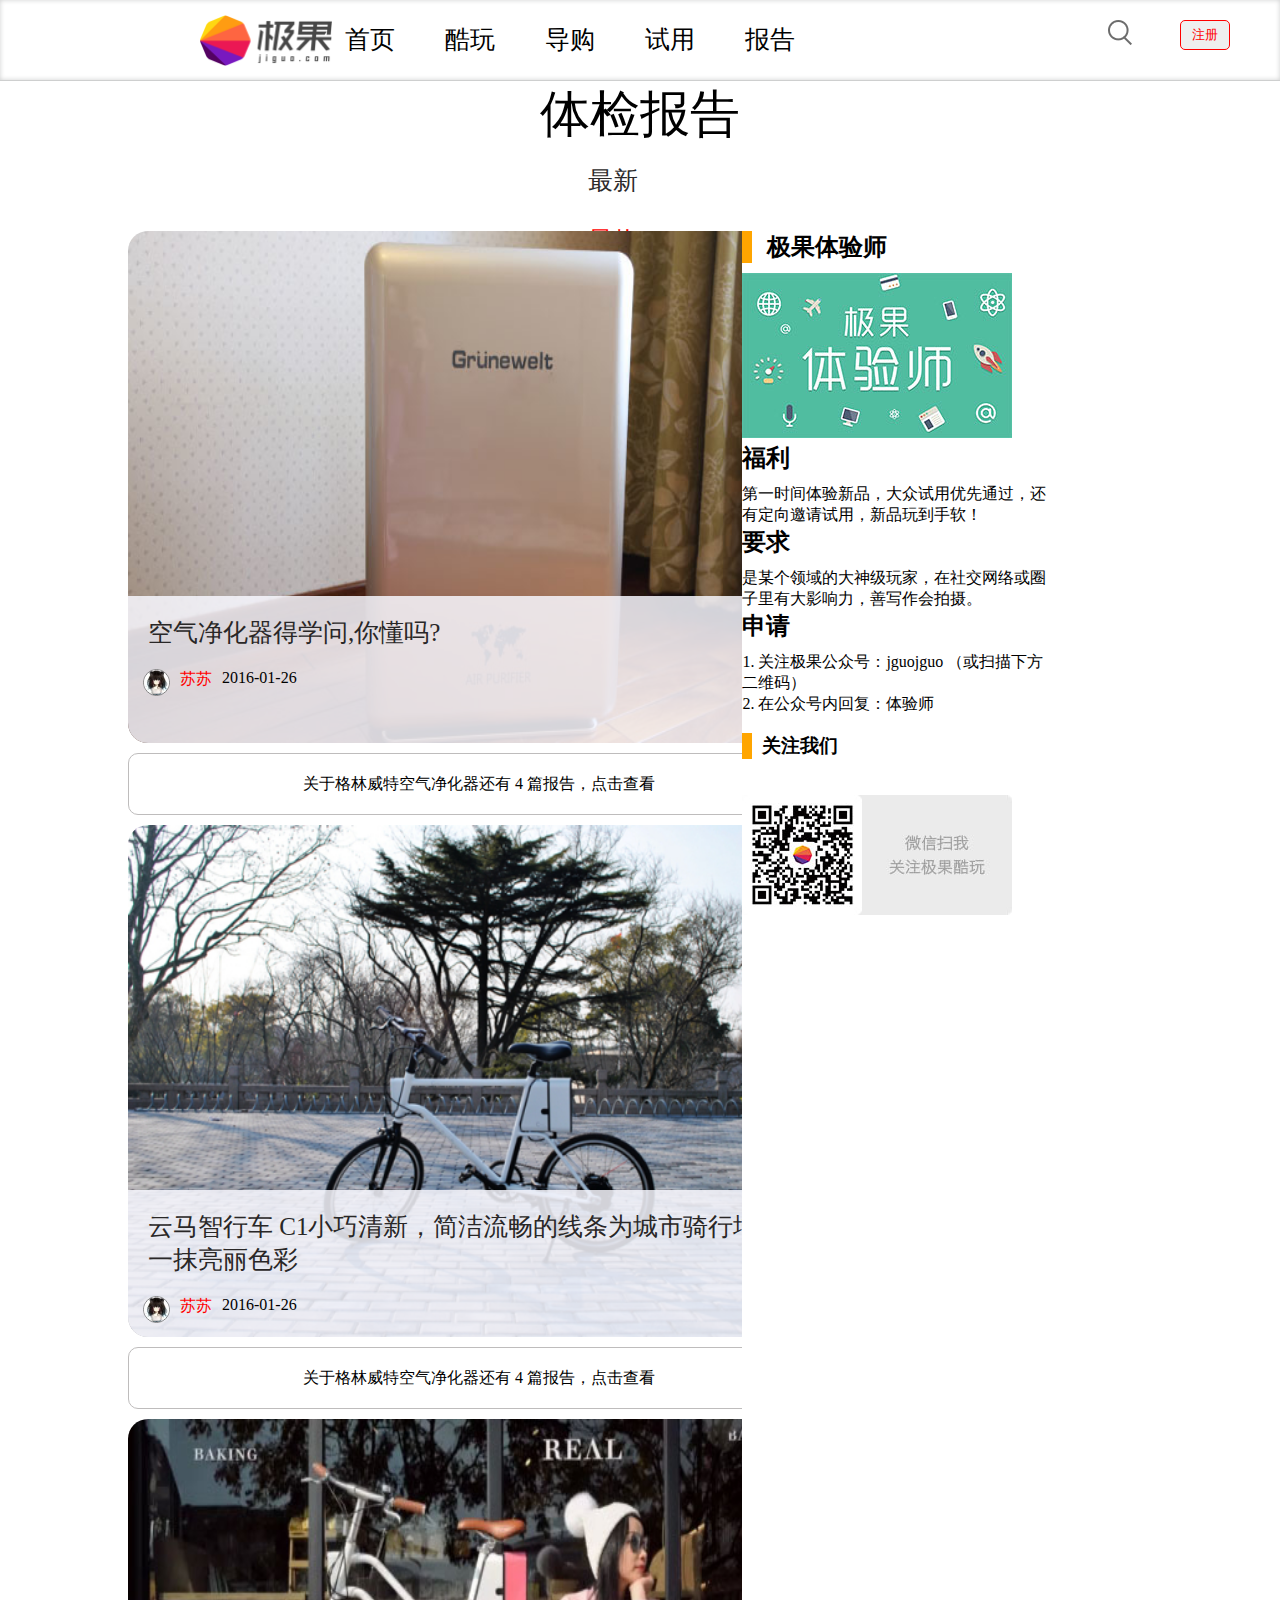
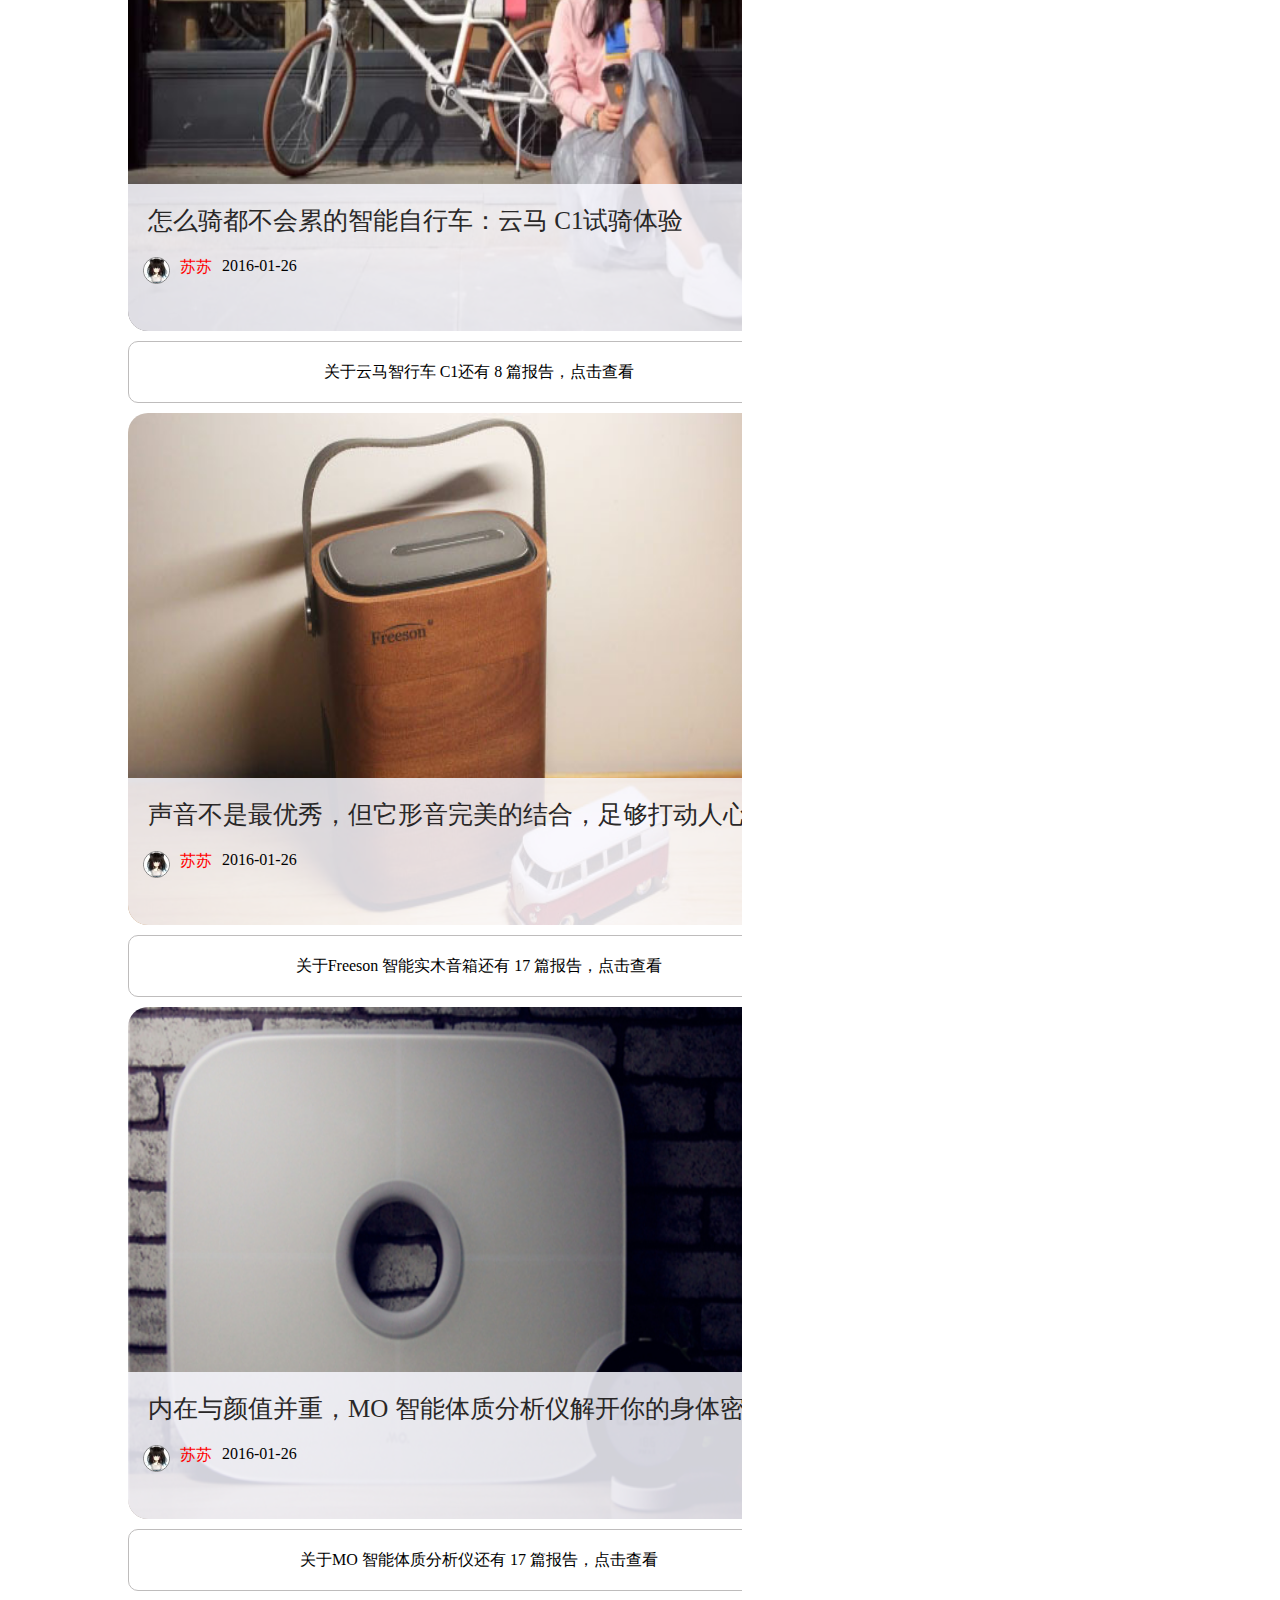
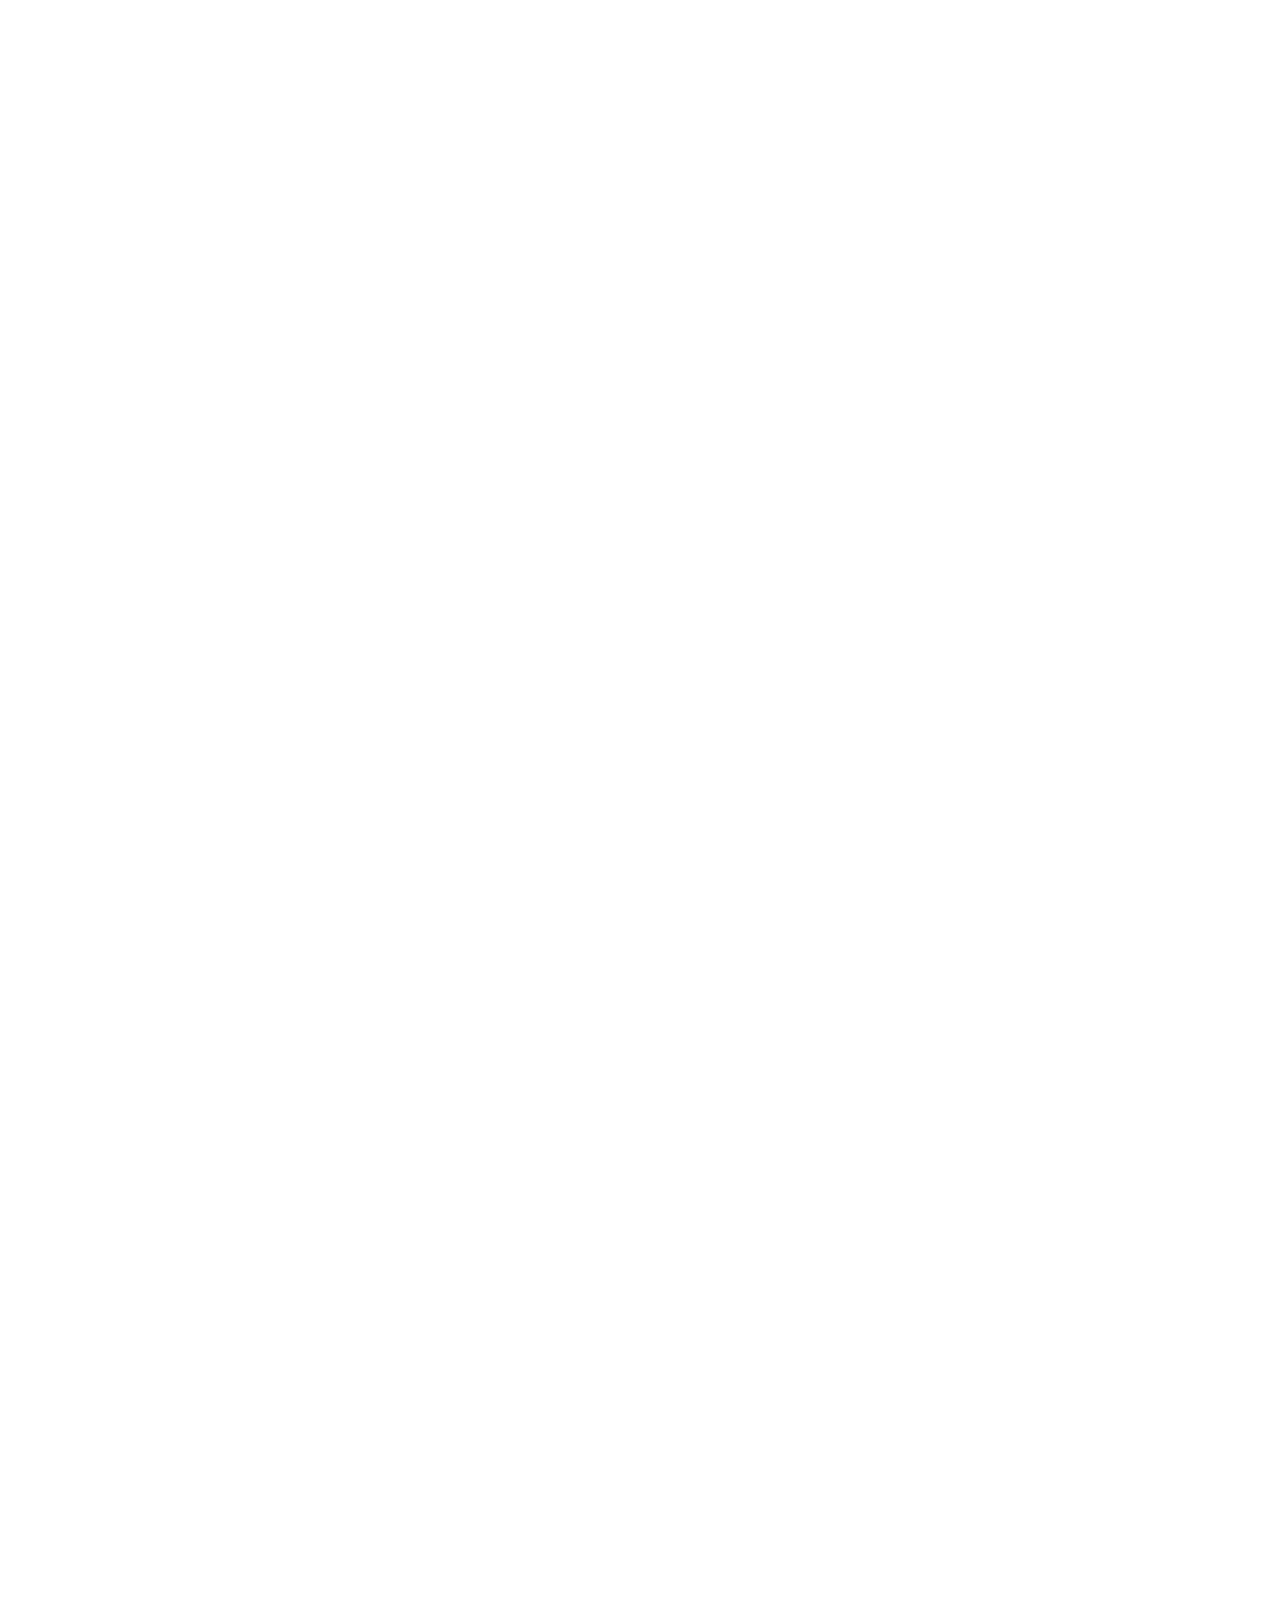
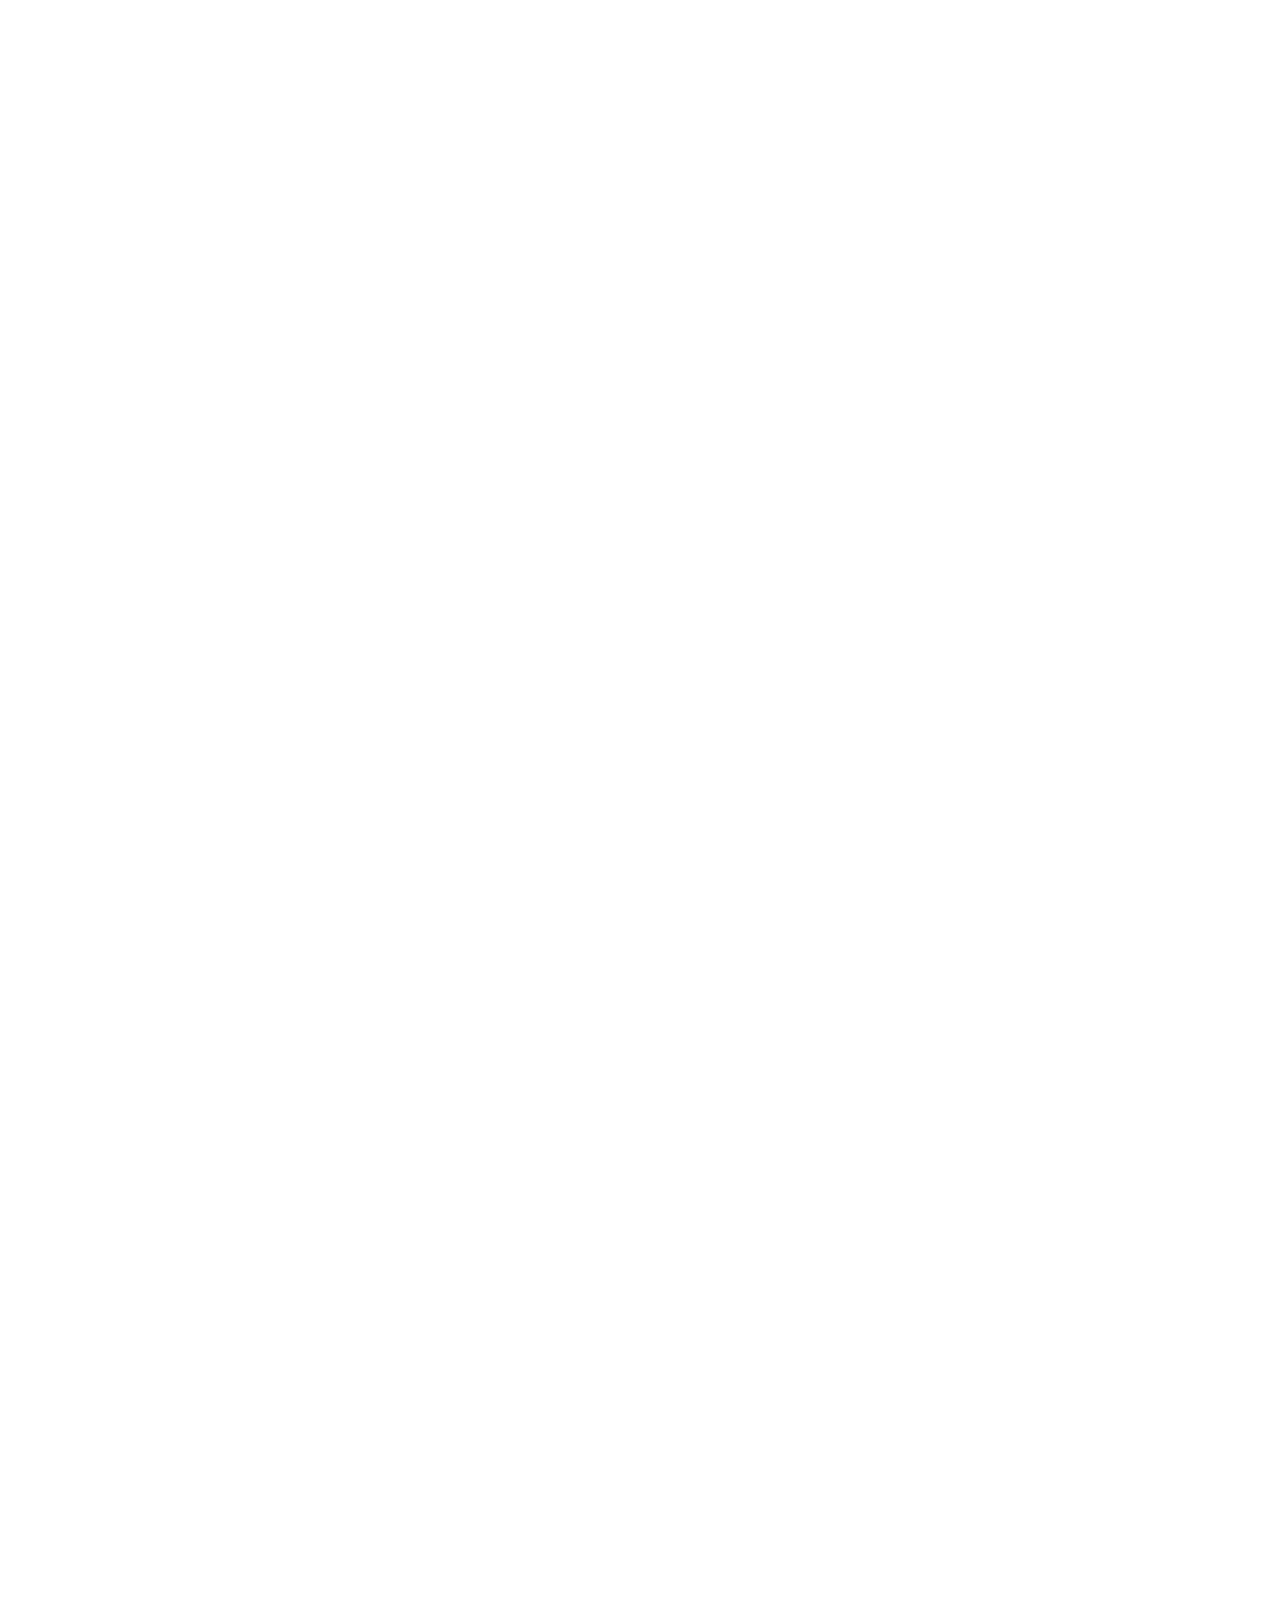
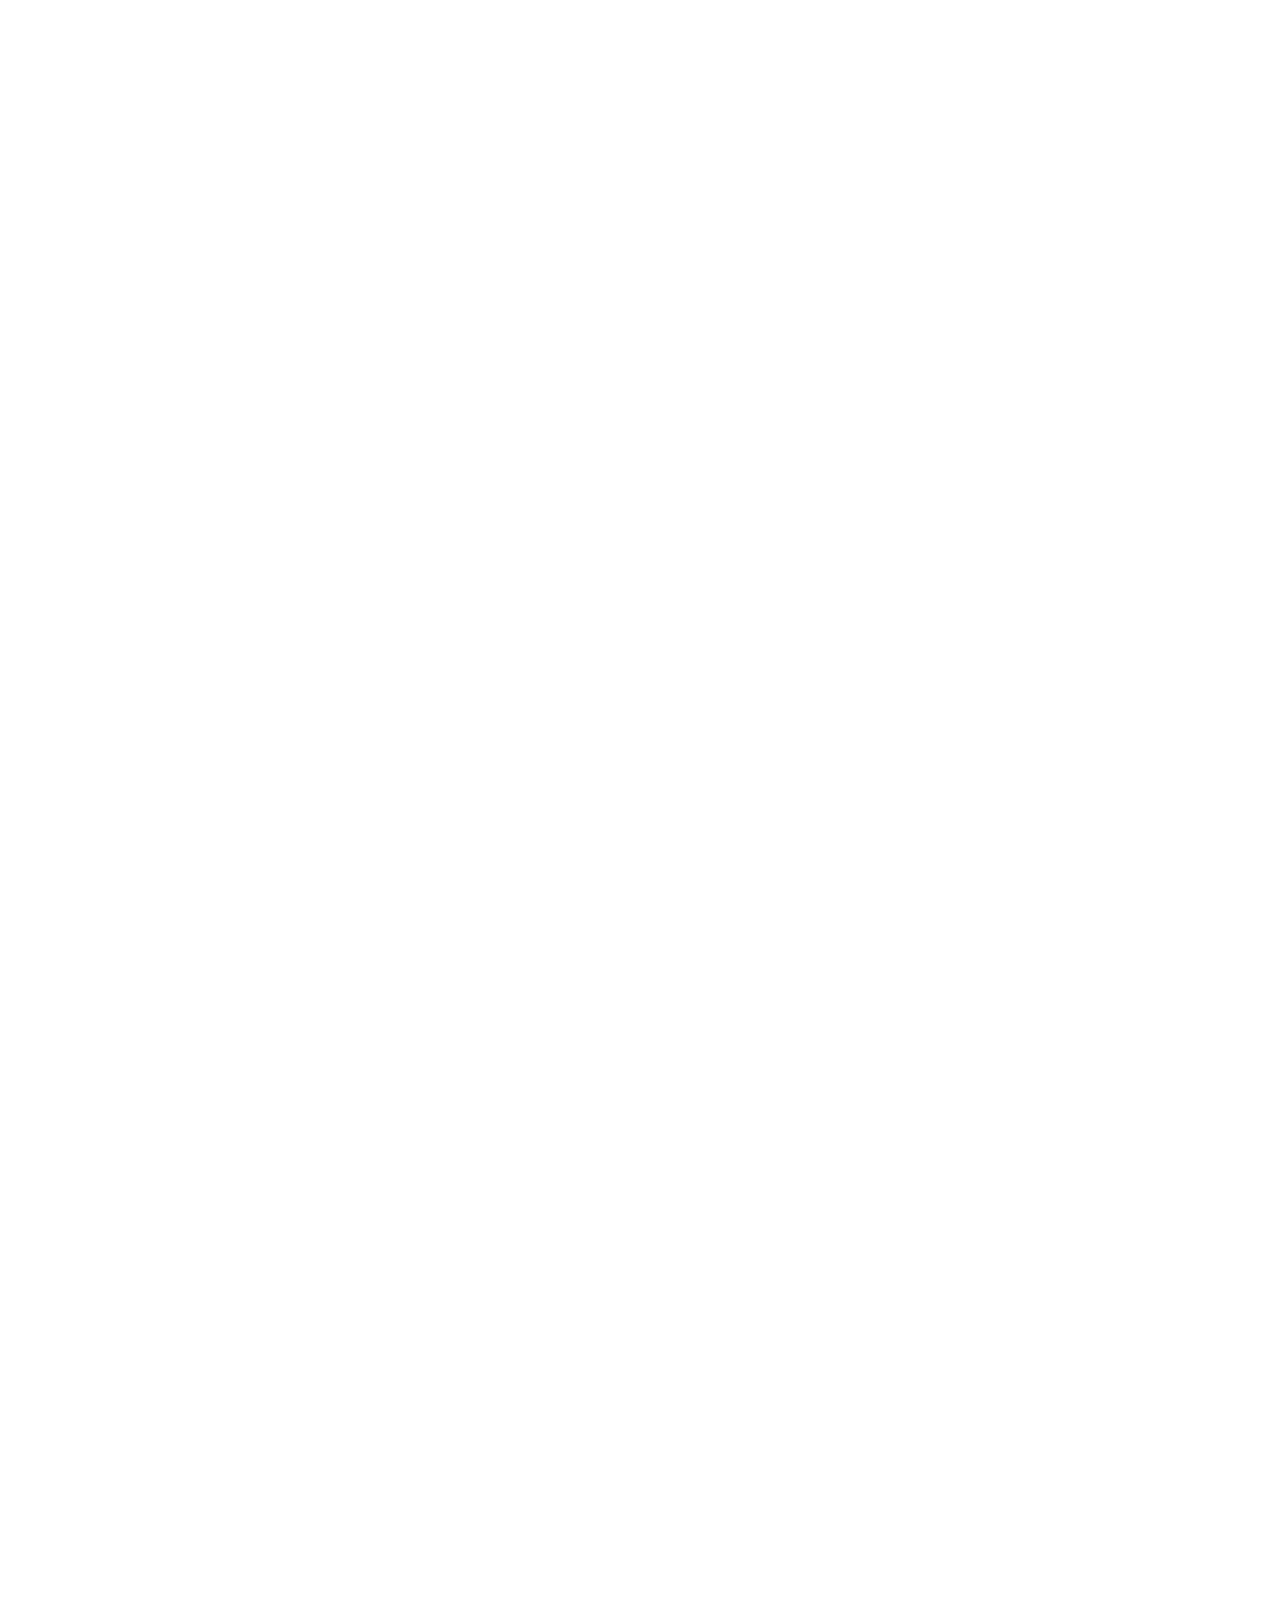
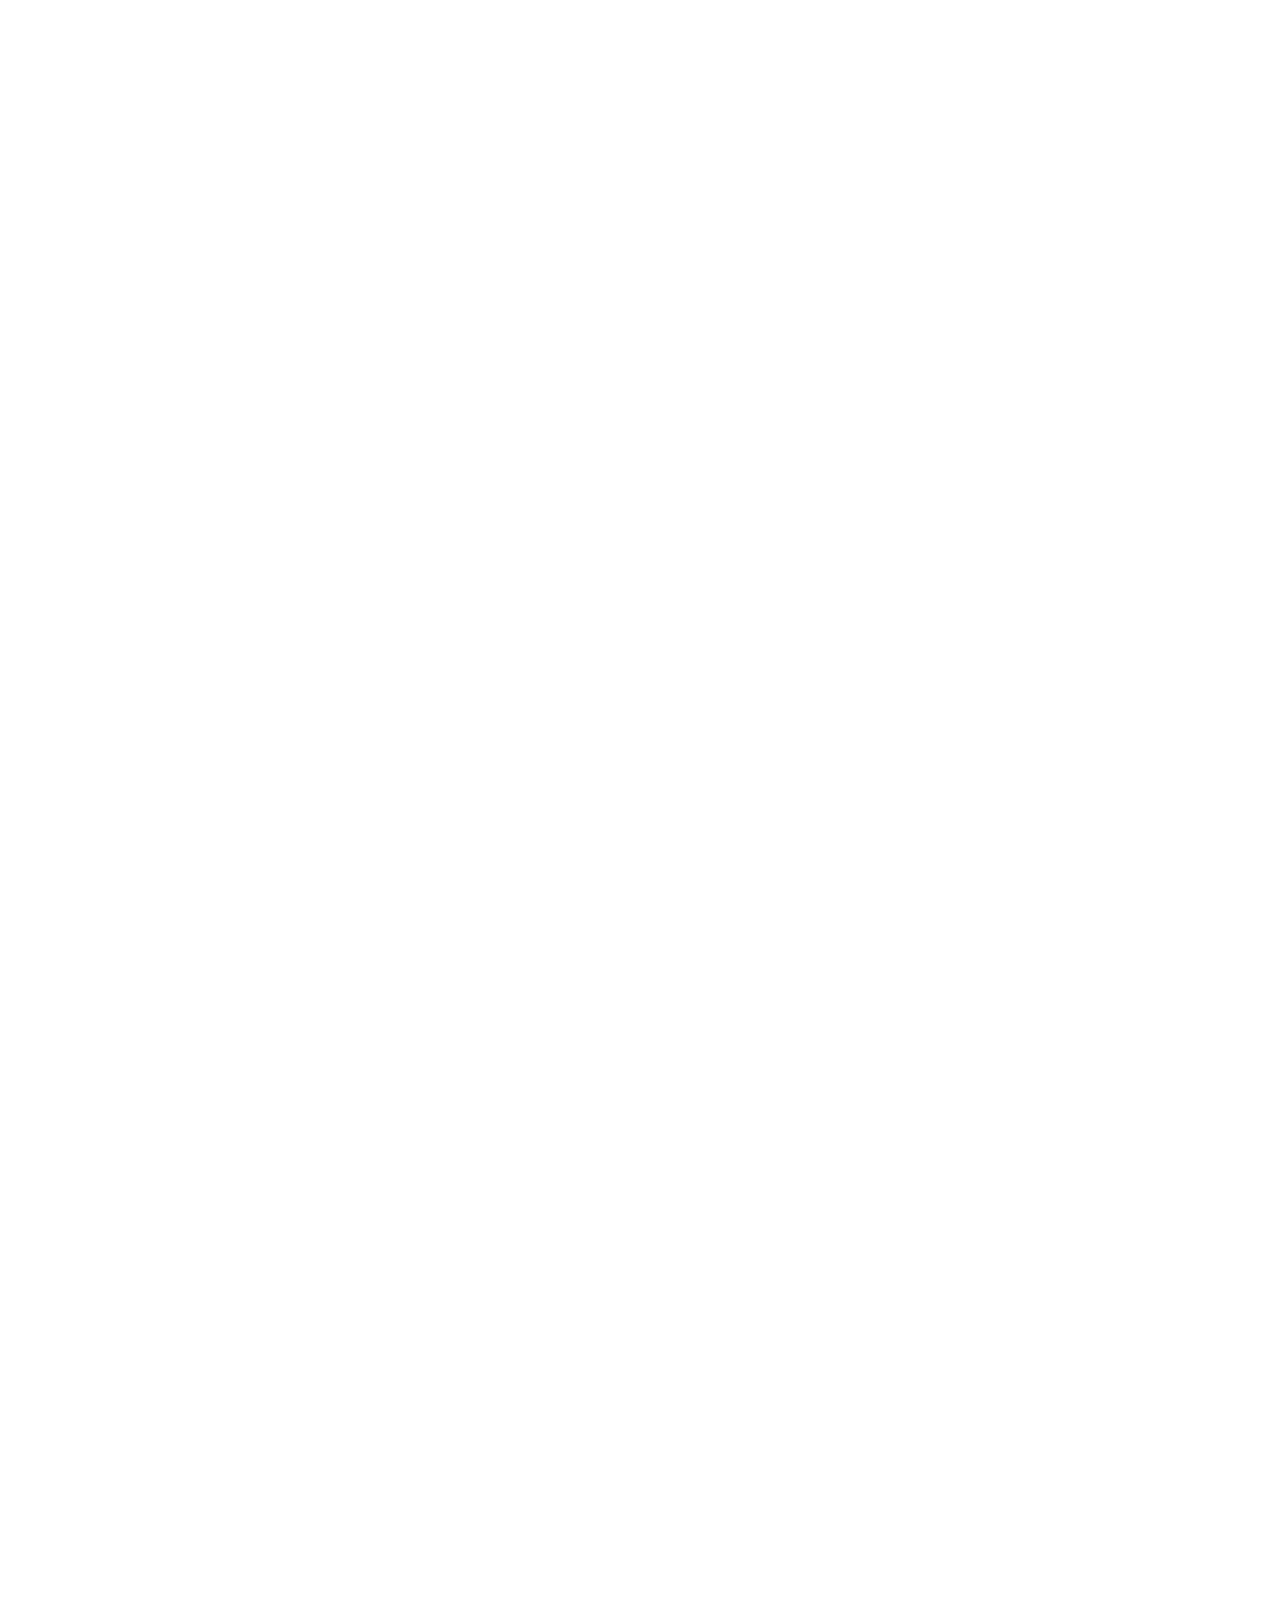
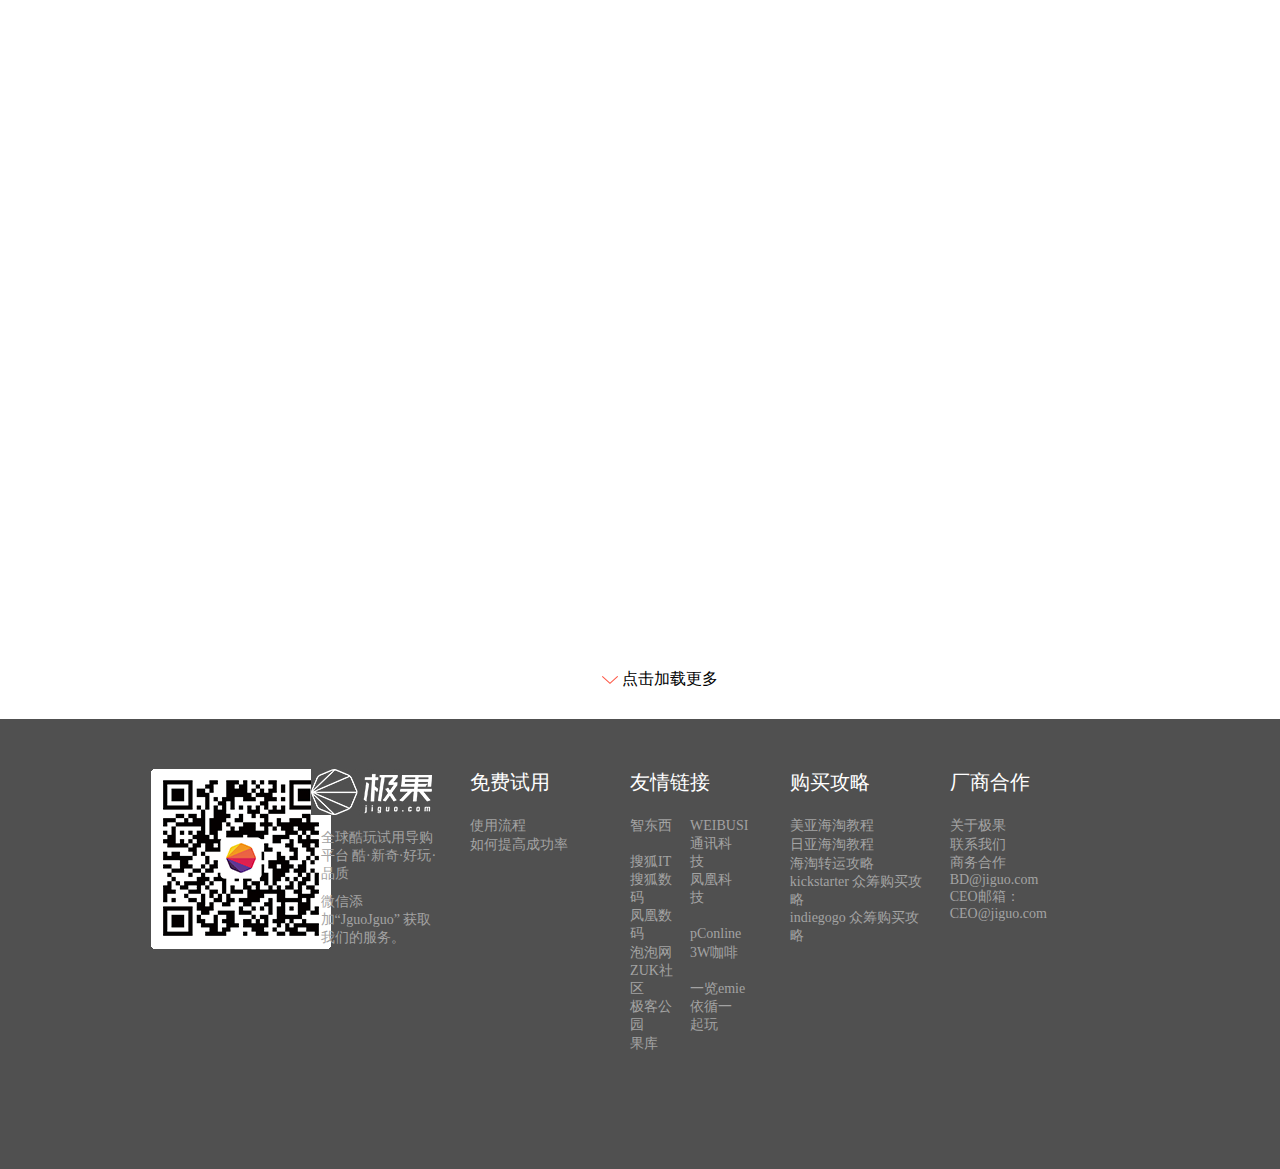
<file: BaoGao/BaoGao-zuire.html>
<!DOCTYPE html>
<html lang="en">

<head>
    <meta charset="UTF-8">
    <meta http-equiv="X-UA-Compatible" content="IE=edge">
    <meta name="viewport" content="width=device-width, initial-scale=1.0">
    <title>Document</title>
    <link rel="stylesheet" href="../less/baogao-zuire.css">

</head>

<body>
    <div class="box">
        <div class="header">
            <img src="../img/logonew.png">
            <ul class="list">
                <li><a href="../index.html">首页</a></li>
                <li><a href="../KuWan/KuWan-zuixin.html">酷玩</a></li>
                <li><a href="../DaoGou/DaoGou-zuoxin.html">导购</a></li>
                <li><a href="../ShiYong/ShiYong-zuixin.html">试用</a></li>
                <li><a href="./BaoGao-zuixin.html">报告</a></li>

            </ul>
            <div class="search">
            </div>
            <div class="register">
                <button>注册</button>
            </div>



        </div>
        <div class="title">
            <p>体检报告</p>

        </div>


        <div class="select">
            <a href="./BaoGao-zuixin.html">最新</a>
            <a href="./BaoGao-zuire.html">最热</a>
        </div>
        <div class="content">
            <div class="contentleft">
                <div class="one">
                    <img src="../img/bg1.jpg">

                    <div class="onebuttom">
                        <a href="../DaoGou/DaoGou-xiangqing.html">空气净化器得学问,你懂吗?</a>
                        <img src="../img/icon/tx.jpg">
                        <p>苏苏</p>
                        <span>2016-01-26</span>


                        <img src="../img/icon/zan.png">3
                    </div>

                </div>
                <div class="two">
                    <p>关于格林威特空气净化器还有 4 篇报告，点击查看</p>

                </div>
                <div class="one">
                    <img src="../img/bg2.jpg">

                    <div class="onebuttom">
                        <a href="../DaoGou/DaoGou-xiangqing.html">云马智行车 C1小巧清新，简洁流畅的线条为城市骑行增添一抹亮丽色彩</a>
                        <img src="../img/icon/tx.jpg">
                        <p>苏苏</p>
                        <span>2016-01-26</span>


                        <img src="../img/icon/zan.png">3
                    </div>

                </div>
                <div class="two">
                    <p>关于格林威特空气净化器还有 4 篇报告，点击查看</p>

                </div>
                <div class="one">
                    <img src="../img/bg3.jpg">

                    <div class="onebuttom">
                        <a href="../DaoGou/DaoGou-xiangqing.html">怎么骑都不会累的智能自行车：云马 C1试骑体验</a>
                        <img src="../img/icon/tx.jpg">
                        <p>苏苏</p>
                        <span>2016-01-26</span>


                        <img src="../img/icon/zan.png">3
                    </div>

                </div>
                <div class="two">
                    <p>关于云马智行车 C1还有 8 篇报告，点击查看</p>

                </div>
                <div class="one">
                    <img src="../img/bg4.jpg">

                    <div class="onebuttom">
                        <a href="../DaoGou/DaoGou-xiangqing.html">声音不是最优秀，但它形音完美的结合，足够打动人心</a>
                        <img src="../img/icon/tx.jpg">
                        <p>苏苏</p>
                        <span>2016-01-26</span>


                        <img src="../img/icon/zan.png">3
                    </div>

                </div>
                <div class="two">
                    <p>关于Freeson 智能实木音箱还有 17 篇报告，点击查看</p>

                </div>
                <div class="one">
                    <img src="../img/bg5.jpg">

                    <div class="onebuttom">
                        <a href="../DaoGou/DaoGou-xiangqing.html">内在与颜值并重，MO 智能体质分析仪解开你的身体密码</a>
                        <img src="../img/icon/tx.jpg">
                        <p>苏苏</p>
                        <span>2016-01-26</span>


                        <img src="../img/icon/zan.png">3
                    </div>

                </div>
                <div class="two">
                    <p>关于MO 智能体质分析仪还有 17 篇报告，点击查看</p>

                </div>


            </div>
            <div class="contentright">
                <h2>极果体验师</h2>
                <img src="../img/tiyanImg.jpg">
                <h2>福利</h2>
                <p>第一时间体验新品，大众试用优先通过，还有定向邀请试用，新品玩到手软！</p>
                <h2>要求</h2>
                <p>是某个领域的大神级玩家，在社交网络或圈子里有大影响力，善写作会拍摄。</p>
                <h2>申请</h2>
                <p>1. 关注极果公众号：jguojguo
                    （或扫描下方二维码）<br>
                    2. 在公众号内回复：体验师</p>
                <br>

                <h3>关注我们</h3><br><br>
                <img src="../img/myCode.jpg">


            </div>


        </div>







    </div>

    <br>
    <div class="more">
        <img src="../img/icon/more.png">

        <p>点击加载更多</p>

    </div>

    <div class="bottom">
        <div class="bottomcontent">

            <dl><img src="../img/code.png"></dl>
            <dl><img src="../img/logoImg.jpg">
                <dd>全球酷玩试用导购平台
                    酷·新奇·好玩·品质</dd>
                <dd>微信添加“JguoJguo”
                    获取我们的服务。</dd>
            </dl>
            <dl>
                <dt>免费试用</dt>
                <a href="../mianFeiSY.html">使用流程</a><br>
                <a href="../mianFeiSY.html">如何提高成功率</a>
            </dl>
            <dl>
                <dt>友情链接</dt>
                <a href="#">智东西</a>
                <a href="">WEIBUSI</a>
                <a href="">搜狐IT</a>
                <a href="">通讯科技</a>
                <a href="">搜狐数码</a>
                <a href="">凤凰科技</a>
                <a href="">凤凰数码</a>
                <a href="">pConline</a>
                <a href="">泡泡网</a>
                <a href="">3W咖啡</a>
                <a href="">ZUK社区</a>
                <a href="">一览emie</a>
                <a href="">极客公园</a>
                <a href="">依循一起玩</a>
                <a href="">果库</a>

            </dl>
            <dl>
                <dt>购买攻略</dt>
                <a href="#">美亚海淘教程

                </a>
                <a href="#">
                    日亚海淘教程
                </a>
                <a href="#">海淘转运攻略</a>
                <a href="#">kickstarter 众筹购买攻略</a>
                <a href="#">indiegogo 众筹购买攻略</a>
            </dl>
            <dl>
                <dt>厂商合作</dt>
                <a href="../changSangHZ.html">
                    关于极果

                </a><a href="../changSangHZ.html">联系我们</a>
                <a href="../changSangHZ.html">商务合作BD@jiguo.com</a>
                <a href="../changSangHZ.html">CEO邮箱：CEO@jiguo.com</a>
            </dl>
            </dt>

        </div>
        <div class="bottombottom">

        </div>


    </div>

    </div>

</body>

</html>
<script src="../JS/daogozuixin.js"></script>
</file>
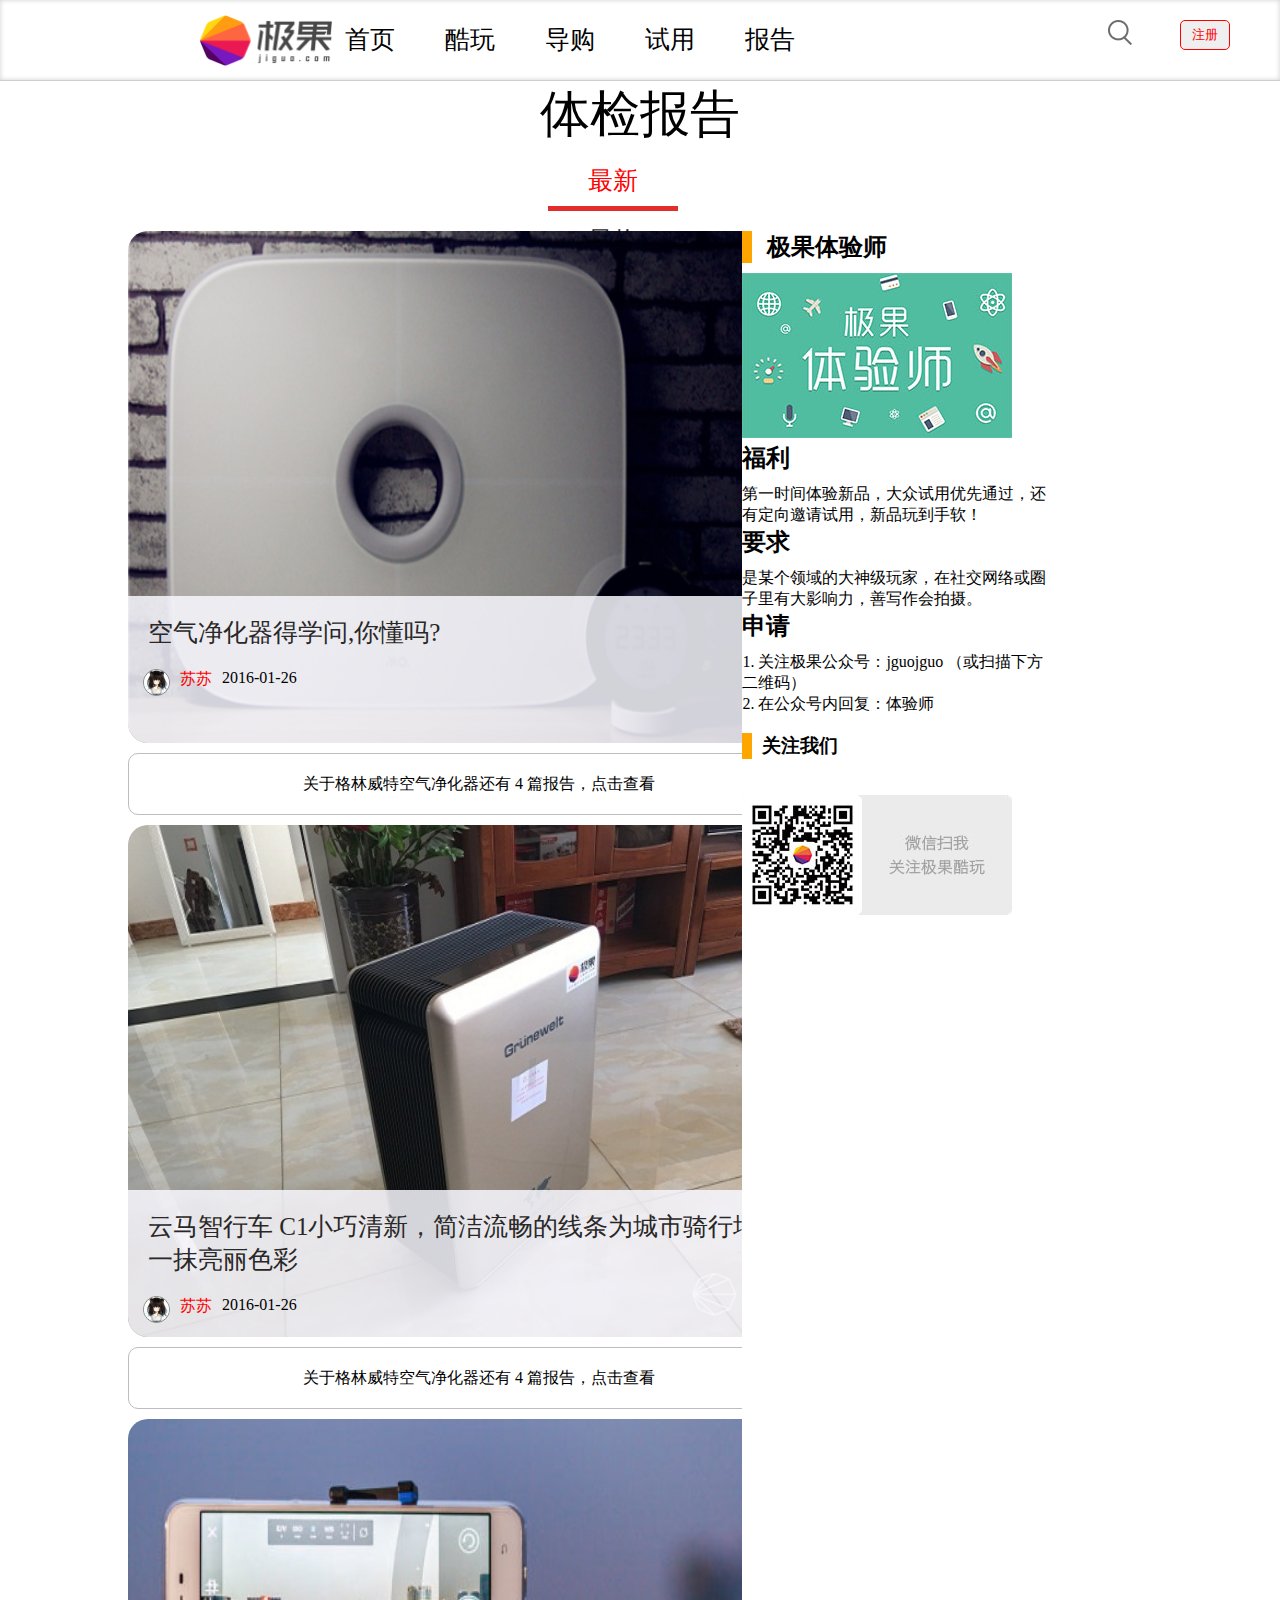
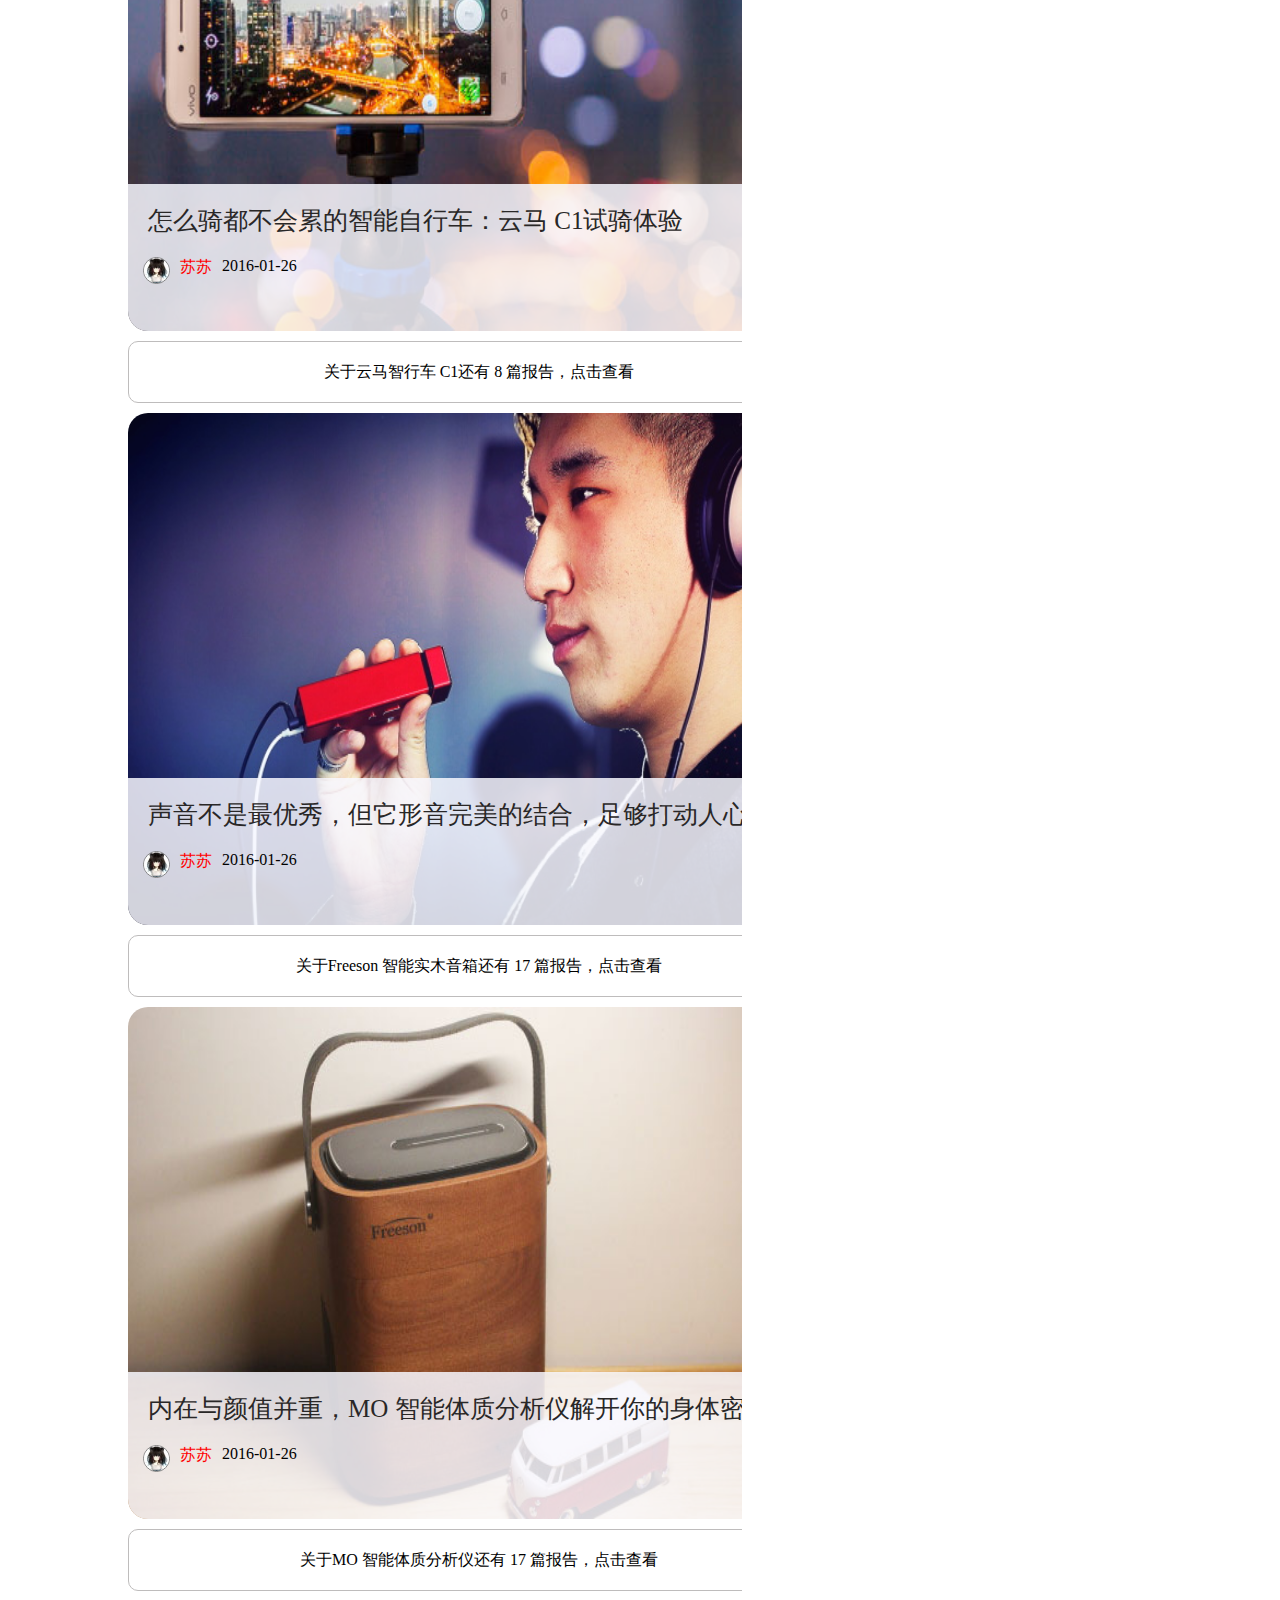
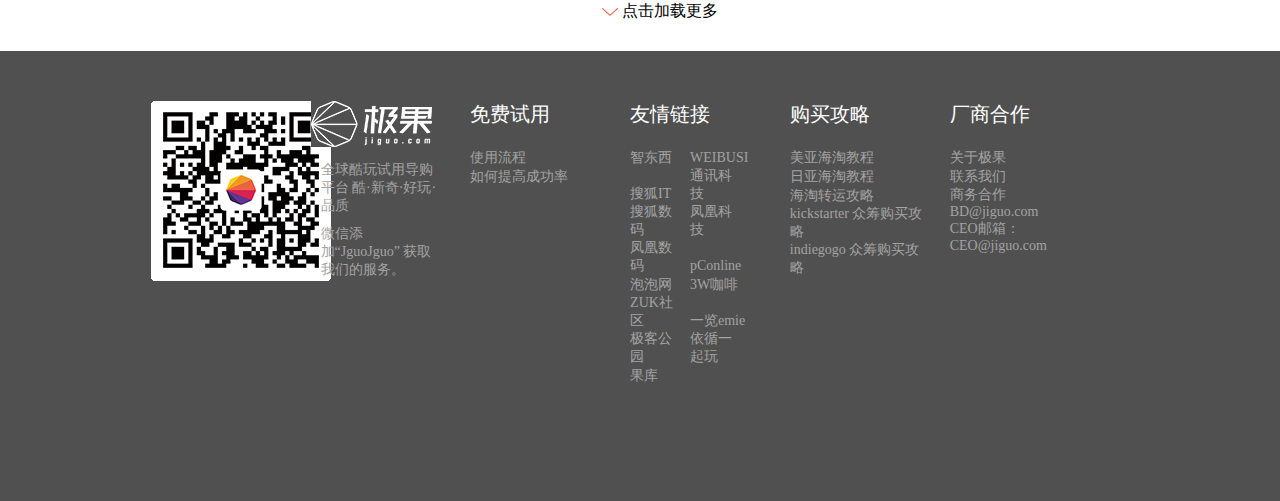
<file: BaoGao/BaoGao-zuixin.html>
<!DOCTYPE html>
<html lang="en">

<head>
    <meta charset="UTF-8">
    <meta http-equiv="X-UA-Compatible" content="IE=edge">
    <meta name="viewport" content="width=device-width, initial-scale=1.0">
    <title>Document</title>
    <link rel="stylesheet" href="../less/baogao-zuixin.css">

</head>

<body>
    <div class="box">
        <div class="header">
            <img src="../img/logonew.png">
            <ul class="list">
                <li><a href="../index.html">首页</a></li>
                <li><a href="../KuWan/KuWan-zuixin.html">酷玩</a></li>
                <li><a href="../DaoGou/DaoGou-zuoxin.html">导购</a></li>
                <li><a href="../ShiYong/ShiYong-zuixin.html">试用</a></li>
                <li><a href="./BaoGao-zuixin.html">报告</a></li>

            </ul>
            <div class="search">
            </div>
            <div class="register">
                <button>注册</button>
            </div>



        </div>
        <div class="title">
            <p>体检报告</p>

        </div>


        <div class="select">
            <a href="./BaoGao-zuixin.html">最新</a>
            <a href="./BaoGao-zuire.html">最热</a>
        </div>
        <div class="content">
            <div class="contentleft">
                <div class="one">
                    <img src="../img/bg5.jpg">

                    <div class="onebuttom">
                        <a href="../DaoGou/DaoGou-xiangqing.html">空气净化器得学问,你懂吗?</a>
                        <img src="../img/icon/tx.jpg">
                        <p>苏苏</p>
                        <span>2016-01-26</span>


                        <img src="../img/icon/zan.png">3
                    </div>

                </div>
                <div class="two">
                    <p>关于格林威特空气净化器还有 4 篇报告，点击查看</p>

                </div>
                <div class="one">
                    <img src="../img/bg6.jpg">

                    <div class="onebuttom">
                        <a href="../DaoGou/DaoGou-xiangqing.html">云马智行车 C1小巧清新，简洁流畅的线条为城市骑行增添一抹亮丽色彩</a>
                        <img src="../img/icon/tx.jpg">
                        <p>苏苏</p>
                        <span>2016-01-26</span>


                        <img src="../img/icon/zan.png">3
                    </div>

                </div>
                <div class="two">
                    <p>关于格林威特空气净化器还有 4 篇报告，点击查看</p>

                </div>
                <div class="one">
                    <img src="../img/bg7.jpg">

                    <div class="onebuttom">
                        <a href="../DaoGou/DaoGou-xiangqing.html">怎么骑都不会累的智能自行车：云马 C1试骑体验</a>
                        <img src="../img/icon/tx.jpg">
                        <p>苏苏</p>
                        <span>2016-01-26</span>


                        <img src="../img/icon/zan.png">3
                    </div>

                </div>
                <div class="two">
                    <p>关于云马智行车 C1还有 8 篇报告，点击查看</p>

                </div>
                <div class="one">
                    <img src="../img/bg8.jpg">

                    <div class="onebuttom">
                        <a href="../DaoGou/DaoGou-xiangqing.html">声音不是最优秀，但它形音完美的结合，足够打动人心</a>
                        <img src="../img/icon/tx.jpg">
                        <p>苏苏</p>
                        <span>2016-01-26</span>


                        <img src="../img/icon/zan.png">3
                    </div>

                </div>
                <div class="two">
                    <p>关于Freeson 智能实木音箱还有 17 篇报告，点击查看</p>

                </div>
                <div class="one">
                    <img src="../img/bg4.jpg">

                    <div class="onebuttom">
                        <a href="../DaoGou/DaoGou-xiangqing.html">内在与颜值并重，MO 智能体质分析仪解开你的身体密码</a>
                        <img src="../img/icon/tx.jpg">
                        <p>苏苏</p>
                        <span>2016-01-26</span>


                        <img src="../img/icon/zan.png">3
                    </div>

                </div>
                <div class="two">
                    <p>关于MO 智能体质分析仪还有 17 篇报告，点击查看</p>

                </div>


            </div>
            <div class="contentright">
                <h2>极果体验师</h2>
                <img src="../img/tiyanImg.jpg">
                <h2>福利</h2>
                <p>第一时间体验新品，大众试用优先通过，还有定向邀请试用，新品玩到手软！</p>
                <h2>要求</h2>
                <p>是某个领域的大神级玩家，在社交网络或圈子里有大影响力，善写作会拍摄。</p>
                <h2>申请</h2>
                <p>1. 关注极果公众号：jguojguo
                    （或扫描下方二维码）<br>
                    2. 在公众号内回复：体验师</p>
                <br>

                <h3>关注我们</h3><br><br>
                <img src="../img/myCode.jpg">


            </div>


        </div>







    </div>

    <br>
    <div class="more">
        <img src="../img/icon/more.png">

        <p>点击加载更多</p>

    </div>

    <div class="bottom">
        <div class="bottomcontent">

            <dl><img src="../img/code.png"></dl>
            <dl><img src="../img/logoImg.jpg">
                <dd>全球酷玩试用导购平台
                    酷·新奇·好玩·品质</dd>
                <dd>微信添加“JguoJguo”
                    获取我们的服务。</dd>
            </dl>
            <dl>
                <dt>免费试用</dt>
                <a href="../mianFeiSY.html">使用流程</a><br>
                <a href="../mianFeiSY.html">如何提高成功率</a>
            </dl>
            <dl>
                <dt>友情链接</dt>
                <a href="#">智东西</a>
                <a href="">WEIBUSI</a>
                <a href="">搜狐IT</a>
                <a href="">通讯科技</a>
                <a href="">搜狐数码</a>
                <a href="">凤凰科技</a>
                <a href="">凤凰数码</a>
                <a href="">pConline</a>
                <a href="">泡泡网</a>
                <a href="">3W咖啡</a>
                <a href="">ZUK社区</a>
                <a href="">一览emie</a>
                <a href="">极客公园</a>
                <a href="">依循一起玩</a>
                <a href="">果库</a>

            </dl>
            <dl>
                <dt>购买攻略</dt>
                <a href="#">美亚海淘教程

                </a>
                <a href="#">
                    日亚海淘教程
                </a>
                <a href="#">海淘转运攻略</a>
                <a href="#">kickstarter 众筹购买攻略</a>
                <a href="#">indiegogo 众筹购买攻略</a>
            </dl>
            <dl>
                <dt>厂商合作</dt>
                <a href="../changSangHZ.html">
                    关于极果

                </a><a href="../changSangHZ.html">联系我们</a>
                <a href="../changSangHZ.html">商务合作BD@jiguo.com</a>
                <a href="../changSangHZ.html">CEO邮箱：CEO@jiguo.com</a>
            </dl>
            </dt>

        </div>
        <div class="bottombottom">

        </div>


    </div>

    </div>

</body>

</html>
<script src="../JS/daogozuixin.js"></script>
</file>
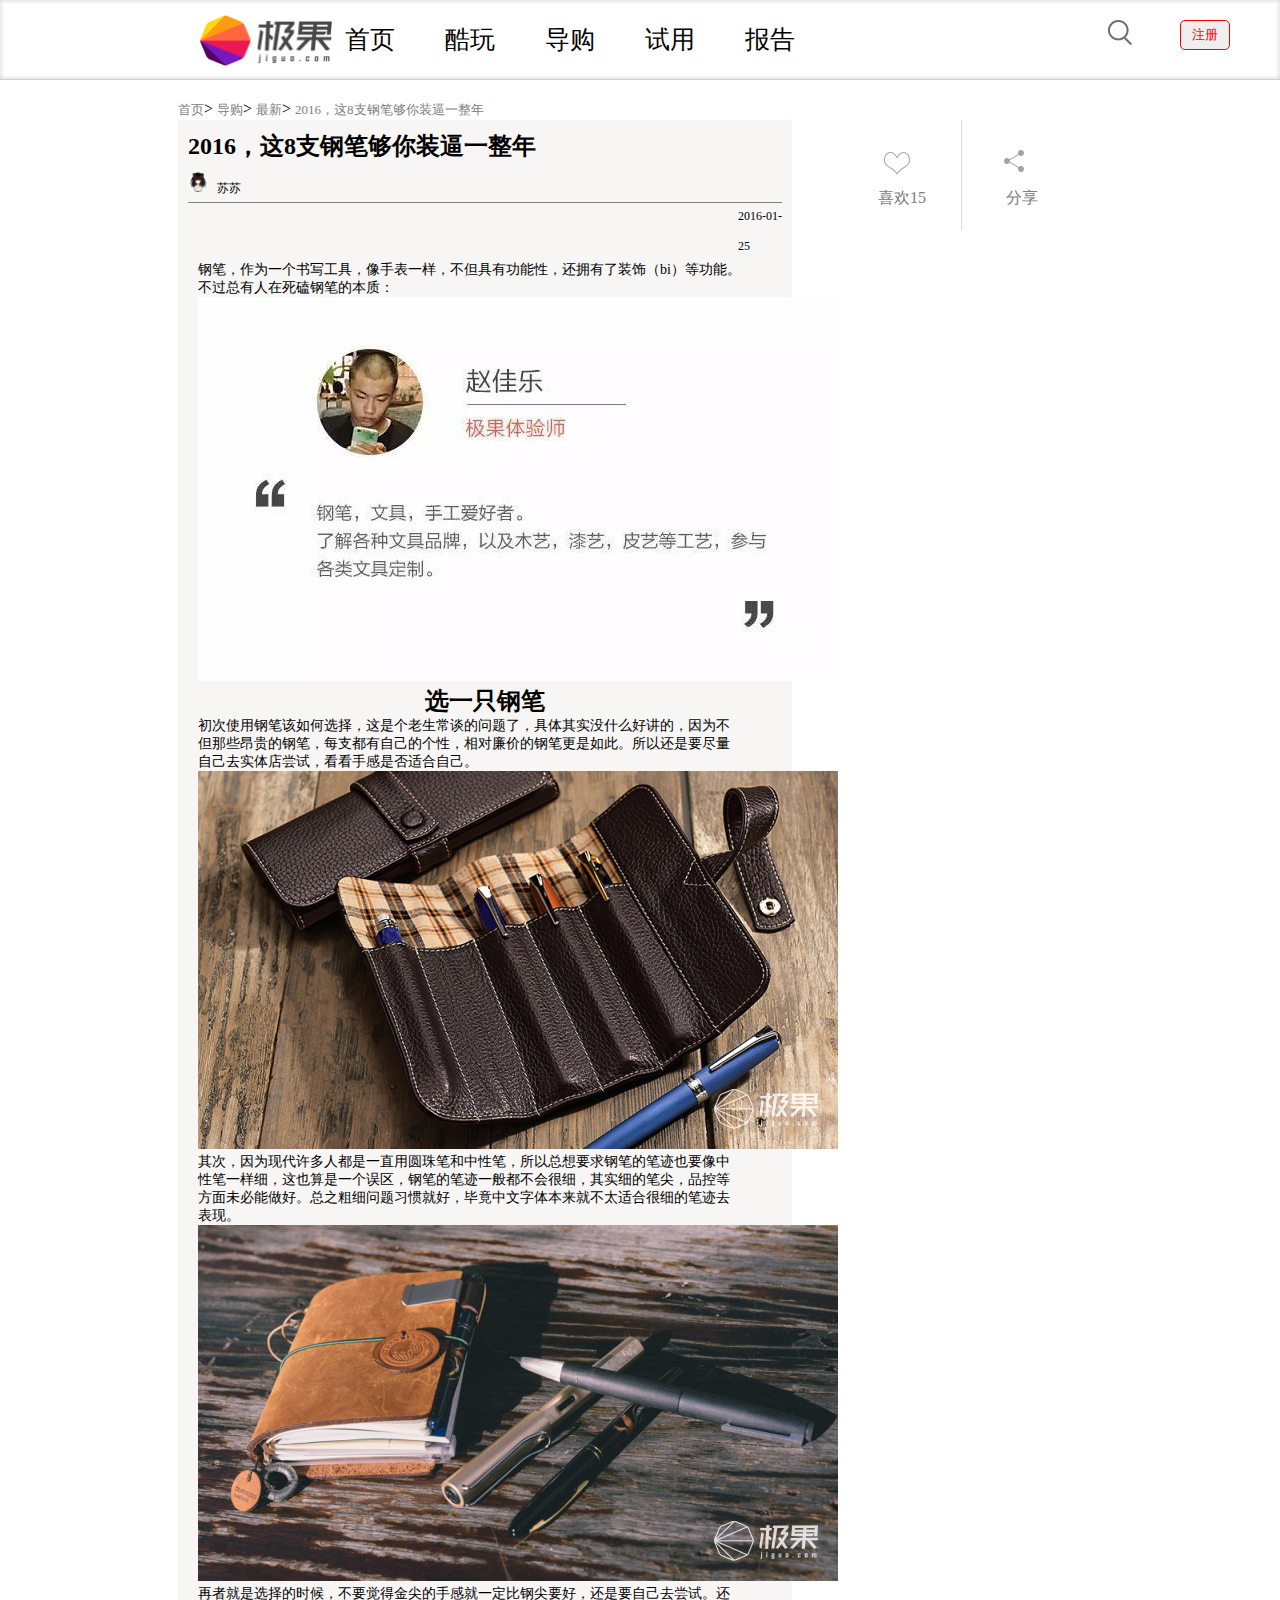
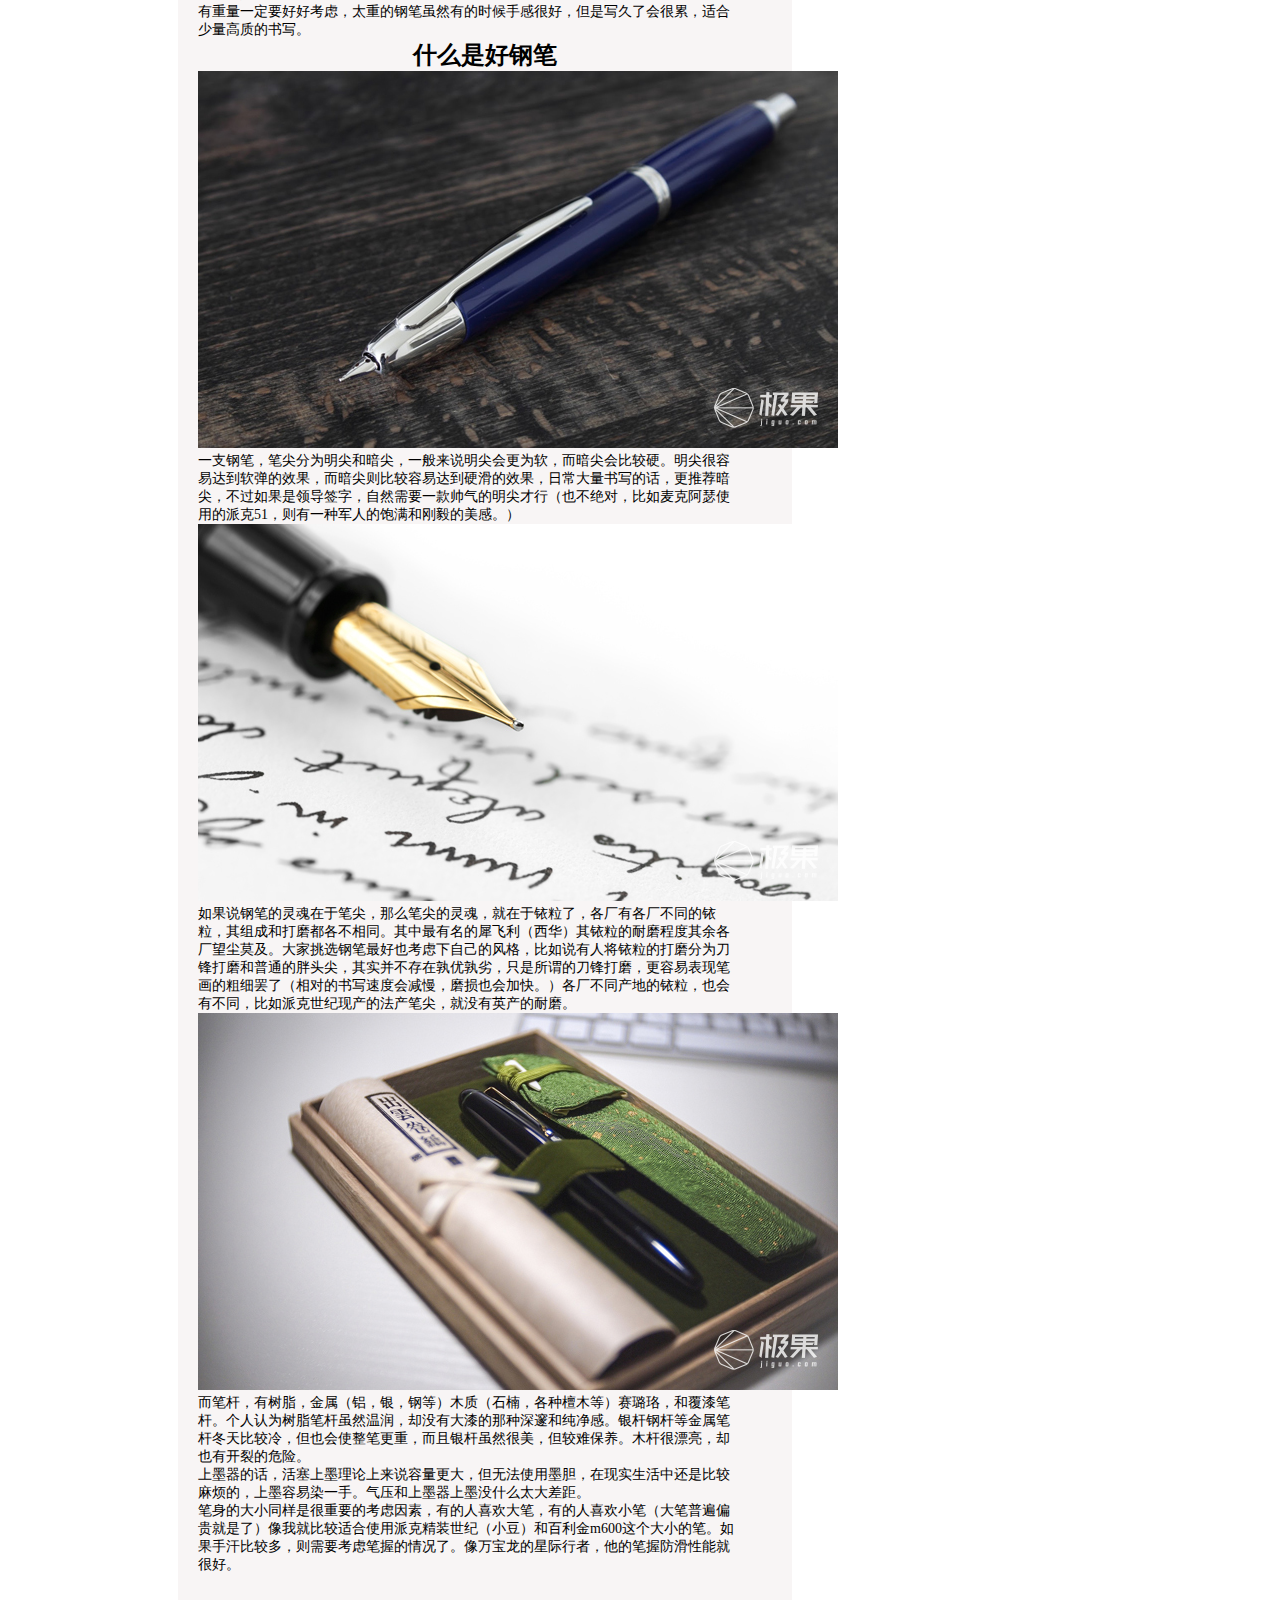
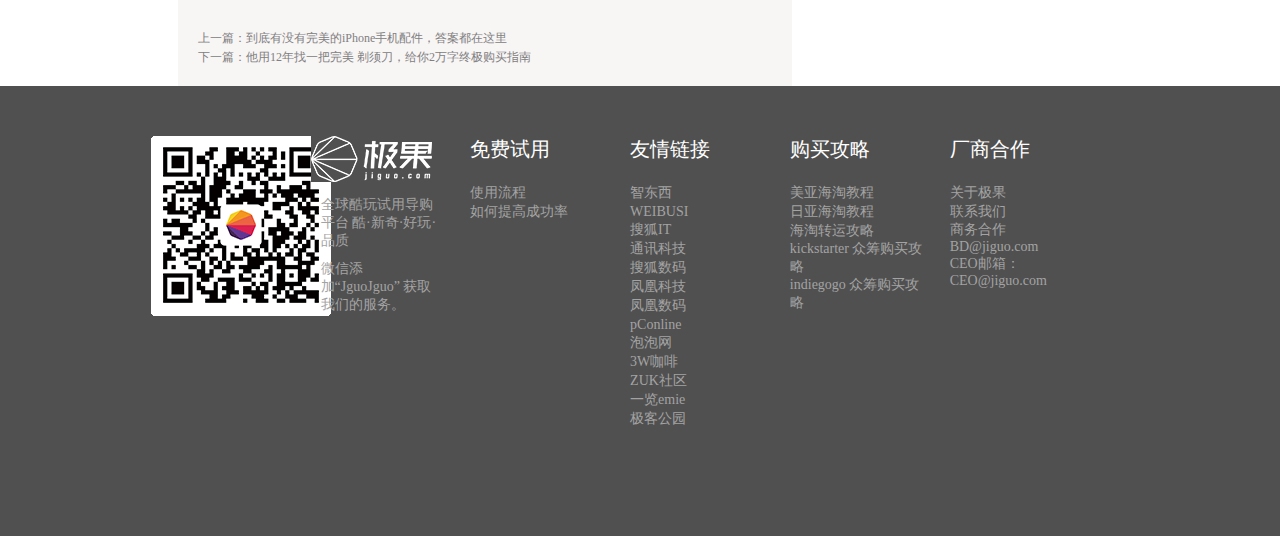
<file: DaoGou/DaoGou-xiangqing.html>
<!DOCTYPE html>
<html lang="en">

<head>
    <meta charset="UTF-8">
    <meta http-equiv="X-UA-Compatible" content="IE=edge">
    <meta name="viewport" content="width=device-width, initial-scale=1.0">
    <title>Document</title>
    <link rel="stylesheet" href="../less/daogoxingxi.css">

</head>

<body>
    <div class="box">
        <div class="header">
            <img src="../img/logonew.png">
            <ul class="list">
                <li><a href="../index.html">首页</a></li>
                <li><a href="../KuWan/KuWan-zuixin.html">酷玩</a></li>
                <li><a href="./DaoGou-zuoxin.html">导购</a></li>
                <li><a href="../ShiYong/ShiYong-zuixin.html">试用</a></li>
                <li><a href="../BaoGao/BaoGao-zuixin.html">报告</a></li>

            </ul>
            <div class="search">
            </div>
            <div class="register">
                <button><a href="#">注册</a></button>
            </div>



        </div>

        <div class="content">
            <div class="title">

                <a href="#">首页</a>>
                <a href="#">导购</a>>
                <a href="#">最新</a>>
                <a>2016，这8支钢笔够你装逼一整年</a>


            </div>
            <div class="contentleft">
                <div class="contentlefttop">
                    <h2>2016，这8支钢笔够你装逼一整年</h2>
                    <div class="fix">
                        <div class="fixleft">
                            <img src="../img/icon/tx.jpg">
                            <span>苏苏</span>

                        </div>
                        <div class="fixright">
                            <span>2016-01-25</span>

                        </div>

                    </div>


                </div>
                <div class="contentleftcontent">
                    <p>钢笔，作为一个书写工具，像手表一样，不但具有功能性，还拥有了装饰（bi）等功能。不过总有人在死磕钢笔的本质：

                    </p>
                    <img src="../img/detail.jpg">
                    <h2>选一只钢笔</h2>
                    <p>

                        初次使用钢笔该如何选择，这是个老生常谈的问题了，具体其实没什么好讲的，因为不但那些昂贵的钢笔，每支都有自己的个性，相对廉价的钢笔更是如此。所以还是要尽量自己去实体店尝试，看看手感是否适合自己。
                    </p>
                    <img src="../img/detail1.jpg">
                    <p>其次，因为现代许多人都是一直用圆珠笔和中性笔，所以总想要求钢笔的笔迹也要像中性笔一样细，这也算是一个误区，钢笔的笔迹一般都不会很细，其实细的笔尖，品控等方面未必能做好。总之粗细问题习惯就好，毕竟中文字体本来就不太适合很细的笔迹去表现。
                    </p>
                    <img src="../img/detail2.jpg">
                    <p>
                        再者就是选择的时候，不要觉得金尖的手感就一定比钢尖要好，还是要自己去尝试。还有重量一定要好好考虑，太重的钢笔虽然有的时候手感很好，但是写久了会很累，适合少量高质的书写。
                    </p>
                    <h2>什么是好钢笔</h2>
                    <img src="../img/detail3.jpg">
                    <p>一支钢笔，笔尖分为明尖和暗尖，一般来说明尖会更为软，而暗尖会比较硬。明尖很容易达到软弹的效果，而暗尖则比较容易达到硬滑的效果，日常大量书写的话，更推荐暗尖，不过如果是领导签字，自然需要一款帅气的明尖才行（也不绝对，比如麦克阿瑟使用的派克51，则有一种军人的饱满和刚毅的美感。）
                    </p>
                    <img src="../img/detail4.jpg">
                    <p>如果说钢笔的灵魂在于笔尖，那么笔尖的灵魂，就在于铱粒了，各厂有各厂不同的铱粒，其组成和打磨都各不相同。其中最有名的犀飞利（西华）其铱粒的耐磨程度其余各厂望尘莫及。大家挑选钢笔最好也考虑下自己的风格，比如说有人将铱粒的打磨分为刀锋打磨和普通的胖头尖，其实并不存在孰优孰劣，只是所谓的刀锋打磨，更容易表现笔画的粗细罢了（相对的书写速度会减慢，磨损也会加快。）各厂不同产地的铱粒，也会有不同，比如派克世纪现产的法产笔尖，就没有英产的耐磨。

                    </p>
                    <img src="../img/detail5.jpg">
                    <p>而笔杆，有树脂，金属（铝，银，钢等）木质（石楠，各种檀木等）赛璐珞，和覆漆笔杆。个人认为树脂笔杆虽然温润，却没有大漆的那种深邃和纯净感。银杆钢杆等金属笔杆冬天比较冷，但也会使整笔更重，而且银杆虽然很美，但较难保养。木杆很漂亮，却也有开裂的危险。
                        <br>


                        上墨器的话，活塞上墨理论上来说容量更大，但无法使用墨胆，在现实生活中还是比较麻烦的，上墨容易染一手。气压和上墨器上墨没什么太大差距。
                        <br>


                        笔身的大小同样是很重要的考虑因素，有的人喜欢大笔，有的人喜欢小笔（大笔普遍偏贵就是了）像我就比较适合使用派克精装世纪（小豆）和百利金m600这个大小的笔。如果手汗比较多，则需要考虑笔握的情况了。像万宝龙的星际行者，他的笔握防滑性能就很好。
                        <br>
                    </p>
                    <br><br>
                    <br>
                    <a href="./DaoGou-xiangqing.html">上一篇：到底有没有完美的iPhone手机配件，答案都在这里<br>
                    </a>
                    <a href="./DaoGou-xiangqing.html">下一篇：他用12年找一把完美 剃须刀，给你2万字终极购买指南</a><br>

                </div>

            </div>
            <div class="contentright">
                <a href="#">

                    <p>喜欢15</p>
                </a>

                <a href="#">

                    <p>分享</p>
                </a>

            </div>


        </div>

        <br>


        <div class="bottom">
            <div class="bottomcontent">

                <dl><img src="../img/code.png"></dl>
                <dl><img src="../img/logoImg.jpg">
                    <dd>全球酷玩试用导购平台
                        酷·新奇·好玩·品质</dd>
                    <dd>微信添加“JguoJguo”
                        获取我们的服务。</dd>
                </dl>
                <dl>
                    <dt>免费试用</dt>
                    <a href="../mianFeiSY.html">使用流程</a><br>
                    <a href="../mianFeiSY.html">如何提高成功率</a>
                </dl>
                <dl>
                    <dt>友情链接</dt>
                    <a href="#">智东西</a>
                    <a href="">WEIBUSI</a>
                    <a href="">搜狐IT</a>
                    <a href="">通讯科技</a>
                    <a href="">搜狐数码</a>
                    <a href="">凤凰科技</a>
                    <a href="">凤凰数码</a>
                    <a href="">pConline</a>
                    <a href="">泡泡网</a>
                    <a href="">3W咖啡</a>
                    <a href="">ZUK社区</a>
                    <a href="">一览emie</a>
                    <a href="">极客公园</a>
                    <a href="">依循一起玩</a>
                    <a href="">果库</a>

                </dl>
                <dl>
                    <dt>购买攻略</dt>
                    <a href="#">美亚海淘教程

                    </a>
                    <a href="#">
                        日亚海淘教程
                    </a>
                    <a href="#">海淘转运攻略</a>
                    <a href="#">kickstarter 众筹购买攻略</a>
                    <a href="#">indiegogo 众筹购买攻略</a>
                </dl>
                <dl>
                    <dt>厂商合作</dt>
                    <a href="../changSangHZ.html">
                        关于极果

                    </a><a href="../changSangHZ.html">联系我们</a>
                    <a href="../changSangHZ.html">商务合作BD@jiguo.com</a>
                    <a href="../changSangHZ.html">CEO邮箱：CEO@jiguo.com</a>
                </dl>
                </dt>

            </div>
            <div class="bottombottom">

            </div>


        </div>

    </div>

</body>

</html>
<script src="../JS/daogozuire.js"></script>
</file>
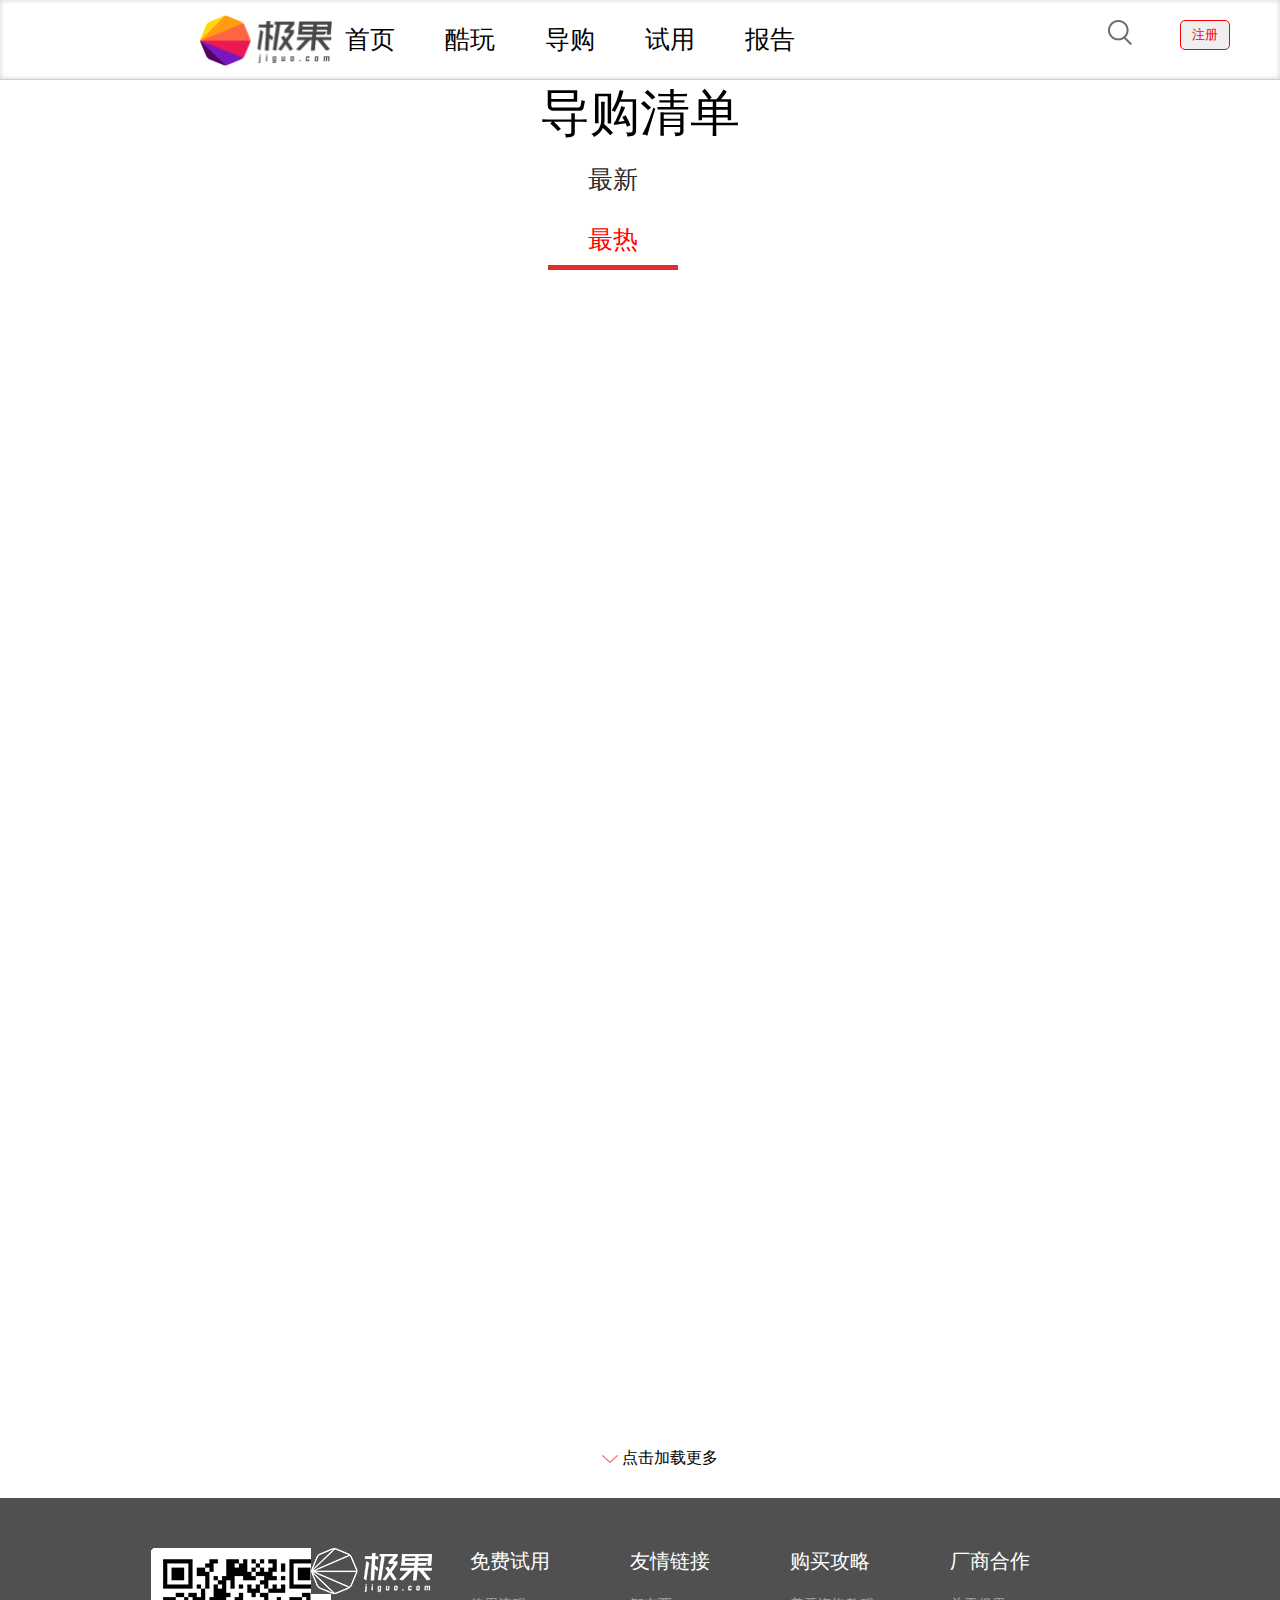
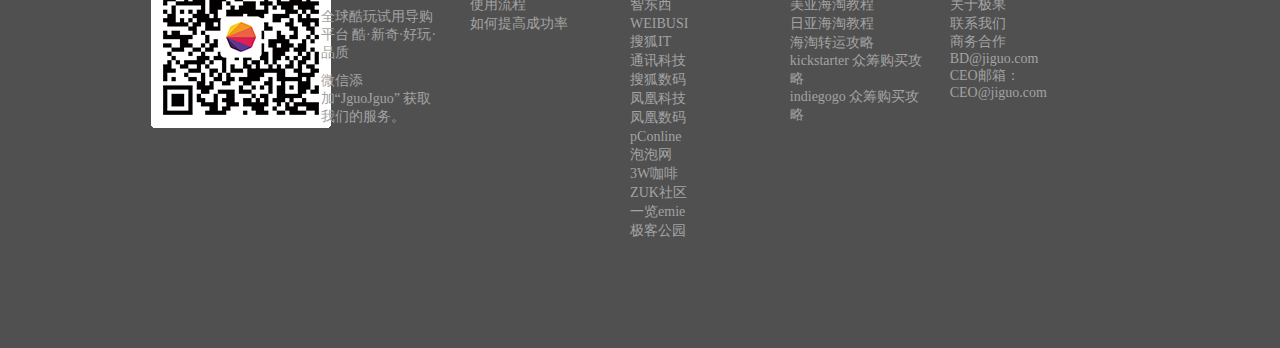
<file: DaoGou/DaoGou-zuire.html>
<!DOCTYPE html>
<html lang="en">

<head>
    <meta charset="UTF-8">
    <meta http-equiv="X-UA-Compatible" content="IE=edge">
    <meta name="viewport" content="width=device-width, initial-scale=1.0">
    <title>Document</title>
    <link rel="stylesheet" href="../less/daogo-zuire.css">

</head>

<body>
    <div class="box">
        <div class="header">
            <img src="../img/logonew.png">
            <ul class="list">
                <li><a href="../index.html">首页</a></li>
                <li><a href="../KuWan/KuWan-zuixin.html">酷玩</a></li>
                <li><a href="./DaoGou-zuoxin.html">导购</a></li>
                <li><a href="../ShiYong/ShiYong-zuixin.html">试用</a></li>
                <li><a href="../BaoGao/BaoGao-zuixin.html">报告</a></li>

            </ul>
            <div class="search">
            </div>
            <div class="register">
                <button><a href="#">注册</a></button>
            </div>



        </div>
        <div class="title">
            <p>导购清单</p>

        </div>


        <div class="select">
            <a href="./DaoGou-zuoxin.html">最新</a>
            <a href="./DaoGou-zuire.html">最热</a>

        </div>
        <ul class="list2">





        </ul>
        <br>
        <div class="more">
            <img src="../img/icon/more.png">

            <p>点击加载更多</p>

        </div>

        <div class="bottom">
            <div class="bottomcontent">

                <dl><img src="../img/code.png"></dl>
                <dl><img src="../img/logoImg.jpg">
                    <dd>全球酷玩试用导购平台
                        酷·新奇·好玩·品质</dd>
                    <dd>微信添加“JguoJguo”
                        获取我们的服务。</dd>
                </dl>
                <dl>
                    <dt>免费试用</dt>
                    <a href="../mianFeiSY.html">使用流程</a><br>
                    <a href="../mianFeiSY.html">如何提高成功率</a>
                </dl>
                <dl>
                    <dt>友情链接</dt>
                    <a href="#">智东西</a>
                    <a href="">WEIBUSI</a>
                    <a href="">搜狐IT</a>
                    <a href="">通讯科技</a>
                    <a href="">搜狐数码</a>
                    <a href="">凤凰科技</a>
                    <a href="">凤凰数码</a>
                    <a href="">pConline</a>
                    <a href="">泡泡网</a>
                    <a href="">3W咖啡</a>
                    <a href="">ZUK社区</a>
                    <a href="">一览emie</a>
                    <a href="">极客公园</a>
                    <a href="">依循一起玩</a>
                    <a href="">果库</a>

                </dl>
                <dl>
                    <dt>购买攻略</dt>
                    <a href="#">美亚海淘教程

                    </a>
                    <a href="#">
                        日亚海淘教程
                    </a>
                    <a href="#">海淘转运攻略</a>
                    <a href="#">kickstarter 众筹购买攻略</a>
                    <a href="#">indiegogo 众筹购买攻略</a>
                </dl>
                <dl>
                    <dt>厂商合作</dt>
                    <a href="../changSangHZ.html">
                        关于极果

                    </a><a href="../changSangHZ.html">联系我们</a>
                    <a href="../changSangHZ.html">商务合作BD@jiguo.com</a>
                    <a href="../changSangHZ.html">CEO邮箱：CEO@jiguo.com</a>
                </dl>
                </dt>

            </div>
            <div class="bottombottom">

            </div>


        </div>

    </div>

</body>

</html>
<script src="../JS/daogozuire.js"></script>
</file>
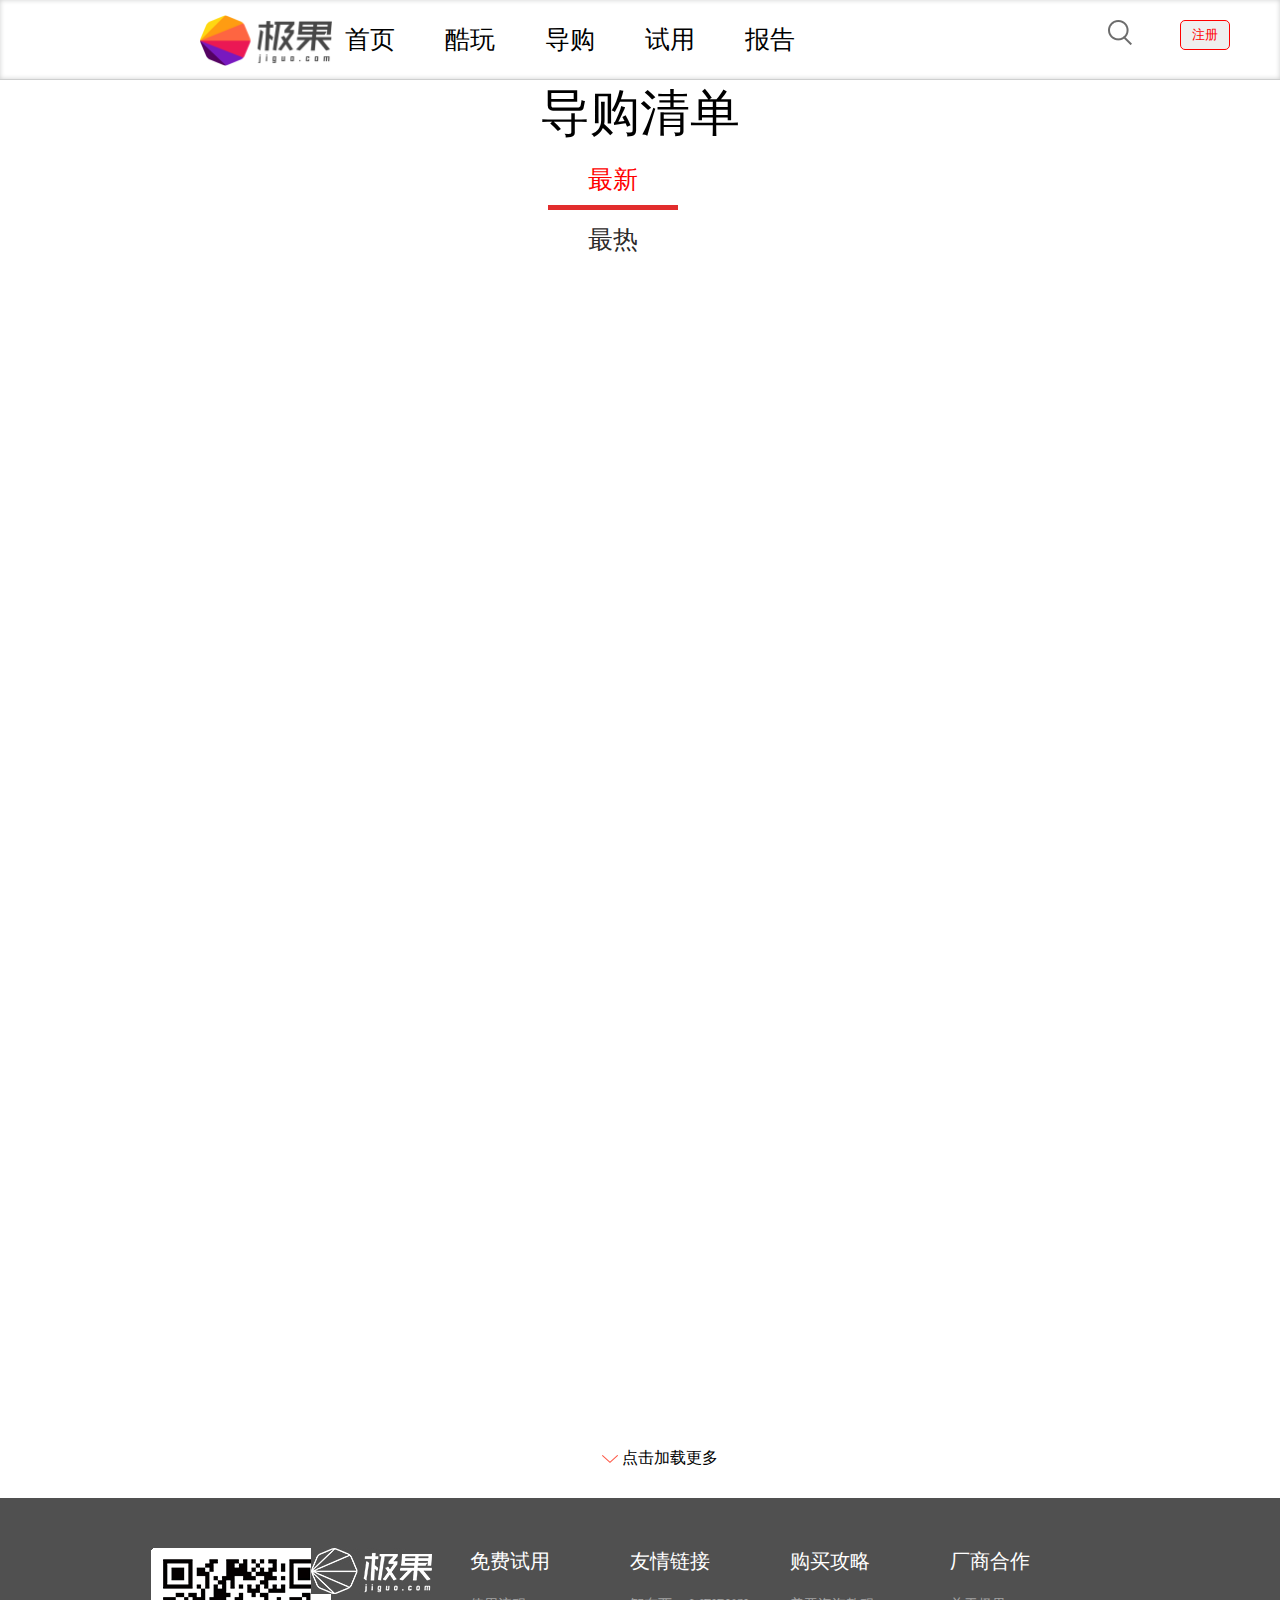
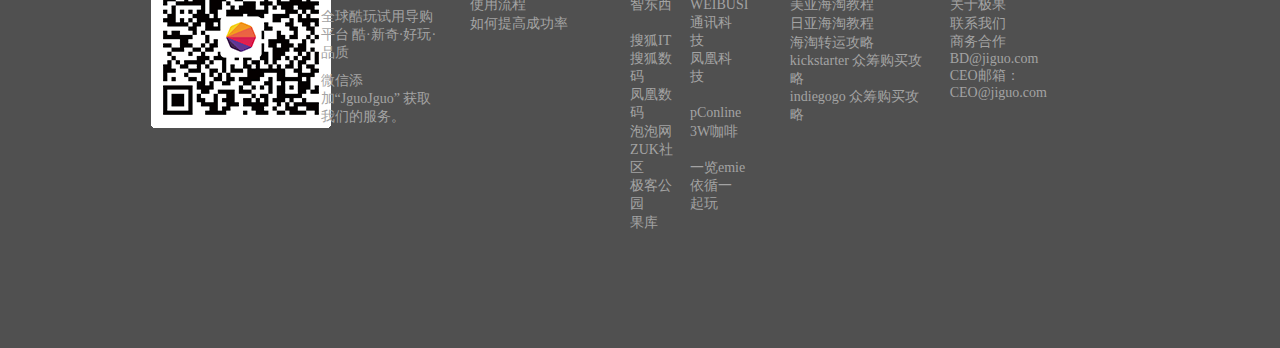
<file: DaoGou/DaoGou-zuoxin.html>
<!DOCTYPE html>
<html lang="en">

<head>
    <meta charset="UTF-8">
    <meta http-equiv="X-UA-Compatible" content="IE=edge">
    <meta name="viewport" content="width=device-width, initial-scale=1.0">
    <title>Document</title>
    <link rel="stylesheet" href="../less/daogo-zuixin.css">

</head>

<body>
    <div class="box">
        <div class="header">
            <img src="../img/logonew.png">
            <ul class="list">
                <li><a href="../index.html">首页</a></li>
                <li><a href="../KuWan/KuWan-zuixin.html">酷玩</a></li>
                <li><a href="./DaoGou-zuoxin.html">导购</a></li>
                <li><a href="../ShiYong/ShiYong-zuixin.html">试用</a></li>
                <li><a href="../BaoGao/BaoGao-zuixin.html">报告</a></li>

            </ul>
            <div class="search">
            </div>
            <div class="register">
                <button><a href="../register.html">注册</a></button>
            </div>



        </div>
        <div class="title">
            <p>导购清单</p>

        </div>


        <div class="select">
            <a href="./DaoGou-zuoxin.html">最新</a>
            <a href="./DaoGou-zuire.html">最热</a>

        </div>
        <ul class="list2">





        </ul>
        <br>
        <div class="more">
            <img src="../img/icon/more.png">

            <p>点击加载更多</p>

        </div>

        <div class="bottom">
            <div class="bottomcontent">

                <dl><img src="../img/code.png"></dl>
                <dl><img src="../img/logoImg.jpg">
                    <dd>全球酷玩试用导购平台
                        酷·新奇·好玩·品质</dd>
                    <dd>微信添加“JguoJguo”
                        获取我们的服务。</dd>
                </dl>
                <dl>
                    <dt>免费试用</dt>
                    <a href="../mianFeiSY.html">使用流程</a><br>
                    <a href="../mianFeiSY.html">如何提高成功率</a>
                </dl>
                <dl>
                    <dt>友情链接</dt>
                    <a href="#">智东西</a>
                    <a href="">WEIBUSI</a>
                    <a href="">搜狐IT</a>
                    <a href="">通讯科技</a>
                    <a href="">搜狐数码</a>
                    <a href="">凤凰科技</a>
                    <a href="">凤凰数码</a>
                    <a href="">pConline</a>
                    <a href="">泡泡网</a>
                    <a href="">3W咖啡</a>
                    <a href="">ZUK社区</a>
                    <a href="">一览emie</a>
                    <a href="">极客公园</a>
                    <a href="">依循一起玩</a>
                    <a href="">果库</a>

                </dl>
                <dl>
                    <dt>购买攻略</dt>
                    <a href="#">美亚海淘教程

                    </a>
                    <a href="#">
                        日亚海淘教程
                    </a>
                    <a href="#">海淘转运攻略</a>
                    <a href="#">kickstarter 众筹购买攻略</a>
                    <a href="#">indiegogo 众筹购买攻略</a>
                </dl>
                <dl>
                    <dt>厂商合作</dt>
                    <a href="../changSangHZ.html">
                        关于极果

                    </a><a href="../changSangHZ.html">联系我们</a>
                    <a href="../changSangHZ.html">商务合作BD@jiguo.com</a>
                    <a href="../changSangHZ.html">CEO邮箱：CEO@jiguo.com</a>
                </dl>
                </dt>

            </div>
            <div class="bottombottom">

            </div>


        </div>

    </div>

</body>

</html>
<script src="../JS/daogozuixin.js"></script>
</file>
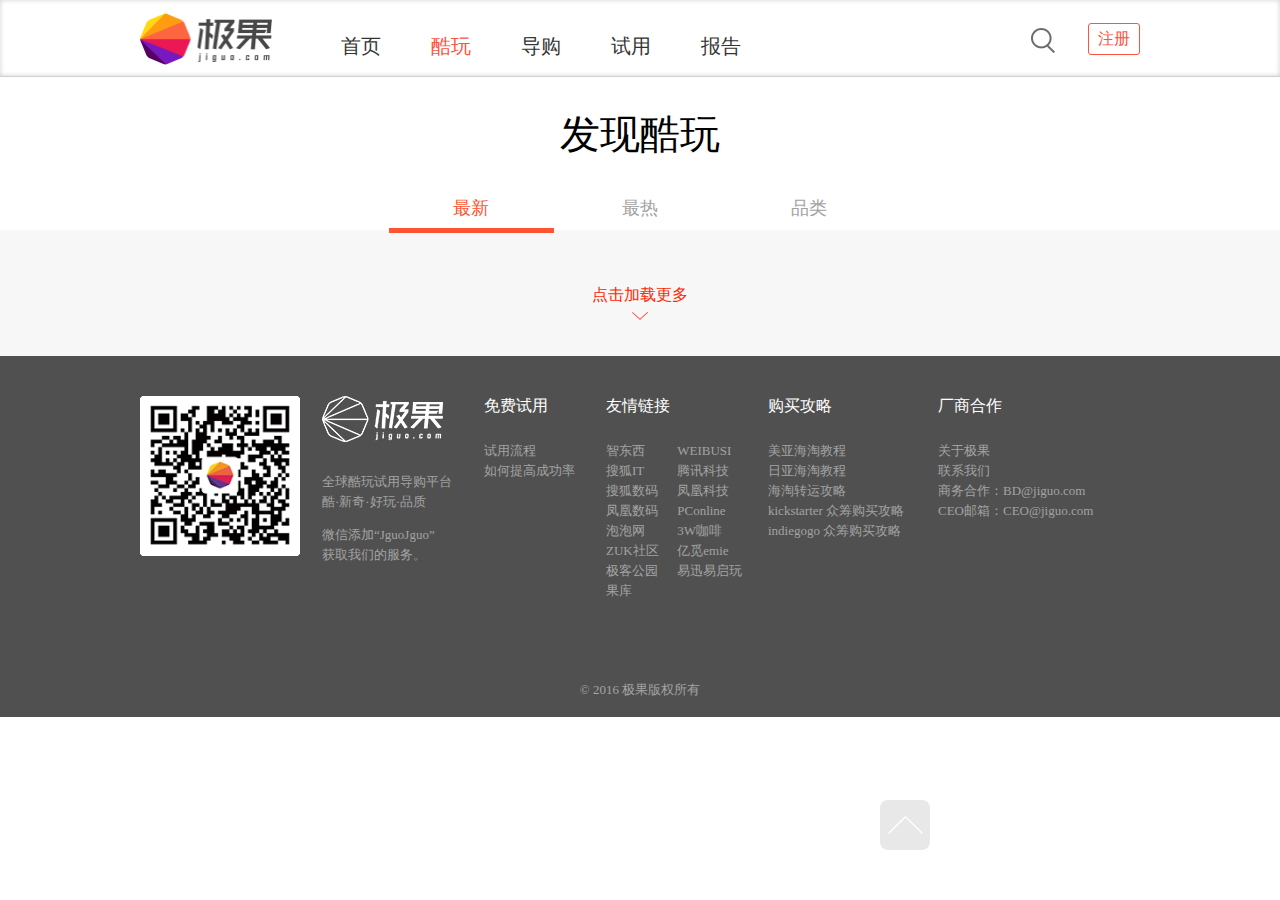
<file: KuWan/KuWan-zuixin.html>
<!DOCTYPE html>
<html lang="en">

<head>
    <meta charset="UTF-8">
    <meta http-equiv="X-UA-Compatible" content="IE=edge">
    <meta name="viewport" content="width=device-width, initial-scale=1.0">
    <title>酷玩-最新</title>
    <link rel="stylesheet" href="../less/KuWan.css">
</head>

<body>
    <!-- 头部 -->
    <header>
        <div class="typearea" id="rtn">
            <div class="logo">
                <a href="../index.html">
                    <img src="../img/logonew.png" alt="">
                </a>
            </div>
            <nav>
                <ul>
                    <li><a href="../index.html">首页</a></li>
                    <li><a href="./KuWan-zuixin.html">酷玩</a></li>
                    <li><a href="../DaoGou/DaoGou-zuoxin.html">导购</a></li>
                    <li><a href="../ShiYong/ShiYong-zuixin.html">试用</a></li>
                    <li><a href="../BaoGao/BaoGao-zuixin.html">报告</a></li>
                </ul>
            </nav>
            <a href="../register.html" class="register">注册</a>
            <a href="#" class="search">搜索</a>
        </div>
    </header>
    <!-- 酷玩top -->
    <section class="top">
        <h1>发现酷玩</h1>
        <nav>
            <div class="hit active">最新</div>
            <div class="hit">最热</div>
            <div class="hit">品类</div>
        </nav>
    </section>
    <main>
        <div class="commodity">
            <ul class="box1">
                <!-- <li>
                    <a href="">
                        <img src="" alt="图片">
                        <div class="info">
                            <p class="description">
                                名字
                                <span class="text">详情</span>
                            </p>

                            <div>
                                <span class="price">价格</span>
                                <div>
                                    <span class="like"></span>
                                    <span class="words"></span>
                                </div>
                            </div>
                        </div>
                    </a>
                </li>
                <li>
                    <a href="">
                        <img src="" alt="图片">
                        <div class="info">
                            <p class="description">
                                名字
                                <span class="text">详情</span>
                            </p>

                            <div class="textdown">
                                <span class="price">价格</span>
                                <div>
                                    <span class="like"></span>
                                    <span class="words"></span>
                                </div>
                            </div>
                        </div>
                    </a>
                </li>
                 -->

            </ul>
            <div class="more">
                点击加载更多
            </div>
        </div>

    </main>

    <main>
        <div class="commodity">
            <ul class="box1">
                <!-- <li>
                    <a href="">
                        <img src="" alt="图片">
                        <div class="info">
                            <p class="description">
                                名字
                                <span class="text">详情</span>
                            </p>

                            <div>
                                <span class="price">价格</span>
                                <div>
                                    <span class="like"></span>
                                    <span class="words"></span>
                                </div>
                            </div>
                        </div>
                    </a>
                </li>
                <li>
                    <a href="">
                        <img src="" alt="图片">
                        <div class="info">
                            <p class="description">
                                名字
                                <span class="text">详情</span>
                            </p>

                            <div class="textdown">
                                <span class="price">价格</span>
                                <div>
                                    <span class="like"></span>
                                    <span class="words"></span>
                                </div>
                            </div>
                        </div>
                    </a>
                </li>
                 -->

            </ul>
            <div class="more">
                点击加载更多
            </div>
        </div>
    </main>

    <main>
        <div class="category">
            <div class="sort">
                <h4>生活</h4>
                <div class="imgs">
                    <div class="imgss">
                        <img src="../img/cat_1.png" alt="">
                        <p>空气净化器（21）</p>
                    </div>
                    <div class="imgss">
                        <img src="../img/cat_2.png" alt="">
                        <p>吸尘器（21）
                        </p>
                    </div>
                    <div class="imgss">
                        <img src="../img/cat_3.png" alt="">
                        <p>扫地机器人（21）
                        </p>
                    </div>
                    <div class="imgss">
                        <img src="../img/cat_4.png" alt="">
                        <p>电风扇（21）
                        </p>
                    </div>
                    <div class="imgss">
                        <img src="../img/cat_5.png" alt="">
                        <p>净水壶（21）
                        </p>
                    </div>
                    <div class="imgss">
                        <img src="../img/cat_6.png" alt="">
                        <p>电饭煲（21）
                        </p>
                    </div>
                    <div class="imgss">
                        <img src="../img/cat_7.png" alt="">
                        <p>咖啡机（21）
                        </p>
                    </div>
                    <div class="imgss">
                        <img src="../img/cat_8.png" alt="">
                        <p>原汁机（21）
                        </p>
                    </div>
                </div>
                <div class="sorttext">
                    <p><a href="#">空调（21）</a></p>
                    <p><a href="#">洗衣机（21）</a></p>
                    <p><a href="#">加湿器（21）</a></p>
                    <p><a href="#">净水壶（21）</a></p>
                    <p><a href="#">热水器（21）</a></p>
                    <p><a href="#">咖啡机（21）</a></p>
                    <p><a href="#">原汁机（21）</a></p>
                    <p><a href="#">消毒/洗碗机（21）</a></p>
                    <p><a href="#">豆浆机（21）</a></p>
                    <p><a href="#">扫地机器人（21）</a></p>
                    <p><a href="#">电风扇（21）</a></p>
                    <p><a href="#">除湿机（21）</a></p>
                    <p><a href="#">干燥机（21）</a></p>
                    <p><a href="#">取暖器（21）</a></p>
                    <p><a href="#">原汁机（21）</a></p>
                </div>
            </div>

            <div class="sort">
                <h4>个人护理</h4>
                <div class="imgs">
                    <div class="imgss">
                        <img src="../img/cat_9.png" alt="">
                        <p>电动牙刷（21）
                        </p>
                    </div>
                    <div class="imgss">
                        <img src="../img/cat_10.png" alt="">
                        <p>剃须刀（21）

                        </p>
                    </div>
                    <div class="imgss">
                        <img src="../img/cat_11.png" alt="">
                        <p>按摩器（21）
                        </p>
                    </div>

                </div>
                <div class="sorttext">
                    <p><a href="#">冲牙器（21）</a></p>
                    <p><a href="#">洁面仪（21）</a></p>
                    <p><a href="#">蒸面器（21）</a></p>

                </div>
            </div>

            <div class="sort">
                <h4>健康
                </h4>
                <div class="imgs">
                    <div class="imgss">
                        <img src="../img/cat_9.png" alt="">
                        <p>电动牙刷（21）
                        </p>
                    </div>
                    <div class="imgss">
                        <img src="../img/cat_10.png" alt="">
                        <p>剃须刀（21）

                        </p>
                    </div>
                    <div class="imgss">
                        <img src="../img/cat_11.png" alt="">
                        <p>按摩器（21）
                        </p>
                    </div>

                </div>
                <div class="sorttext">
                    <p><a href="#">冲牙器（21）</a></p>
                    <p><a href="#">洁面仪（21）</a></p>
                    <p><a href="#">蒸面器（21）</a></p>

                </div>
            </div>
            <div class="sort">
                <h4>智能穿戴
                </h4>
                <div class="imgs">
                    <div class="imgss">
                        <img src="../img/cat_9.png" alt="">
                        <p>电动牙刷（21）
                        </p>
                    </div>
                    <div class="imgss">
                        <img src="../img/cat_10.png" alt="">
                        <p>剃须刀（21）

                        </p>
                    </div>
                    <div class="imgss">
                        <img src="../img/cat_11.png" alt="">
                        <p>按摩器（21）
                        </p>
                    </div>

                </div>
                <div class="sorttext">
                    <p><a href="#">冲牙器（21）</a></p>
                    <p><a href="#">洁面仪（21）</a></p>
                    <p><a href="#">蒸面器（21）</a></p>

                </div>
            </div>
            <div class="sort">
                <h4>出行</h4>
                <div class="imgs">
                    <div class="imgss">
                        <img src="../img/cat_9.png" alt="">
                        <p>电动牙刷（21）
                        </p>
                    </div>
                    <div class="imgss">
                        <img src="../img/cat_10.png" alt="">
                        <p>剃须刀（21）

                        </p>
                    </div>
                    <div class="imgss">
                        <img src="../img/cat_11.png" alt="">
                        <p>按摩器（21）
                        </p>
                    </div>

                </div>
                <div class="sorttext">
                    <p><a href="#">冲牙器（21）</a></p>
                    <p><a href="#">洁面仪（21）</a></p>
                    <p><a href="#">蒸面器（21）</a></p>
                    <p><a href="#">蒸面器（21）</a></p>
                    <p><a href="#">蒸面器（21）</a></p>

                </div>
            </div>
        </div>
    </main>

    <!-- 底部 -->
    <footer>
        <div class="box2">
            <div class="text2">
                <dl><img src="../img/code.png" width="160" height="160"></dl>
                <dl>
                    <dt>
                        <img src="../img/logoImg.jpg" alt="">
                    </dt>
                    <dd>
                        全球酷玩试用导购平台
                        <br>
                        酷·新奇·好玩·品质
                    </dd>
                    <dd>
                        微信添加“JguoJguo”
                        <br>
                        获取我们的服务。
                    </dd>
                </dl>
                <dl>
                    <dt>免费试用</dt>
                    <dd><a href="../mianFeiSY.html">试用流程</a></dd>
                    <dd><a href="../mianFeiSY.html">如何提高成功率</a></dd>
                </dl>
                <dl>
                    <dt>友情链接</dt>
                    <dd>
                        <a href="#">智东西</a>
                        <a href="#">WEIBUSI</a>
                    </dd>
                    <dd>
                        <a href="#">搜狐IT</a>
                        <a href="#">腾讯科技</a>
                    </dd>
                    <dd>
                        <a href="#">搜狐数码</a>
                        <a href="#">凤凰科技</a>
                    </dd>
                    <dd>
                        <a href="#">凤凰数码</a>
                        <a href="#">PConline</a>
                    </dd>
                    <dd>
                        <a href="#">泡泡网</a>
                        <a href="#">3W咖啡</a>
                    </dd>
                    <dd>
                        <a href="#">ZUK社区</a>
                        <a href="#">亿觅emie</a>
                    </dd>
                    <dd>
                        <a href="#">极客公园</a>
                        <a href="#">易迅易启玩</a>
                    </dd>
                    <dd>
                        <a href="#">果库</a>
                    </dd>
                </dl>
                <dl>
                    <dt>购买攻略</dt>
                    <dd><a href="#">美亚海淘教程</a></dd>
                    <dd><a href="#">日亚海淘教程</a></dd>
                    <dd><a href="#">海淘转运攻略</a></dd>
                    <dd><a href="#">kickstarter 众筹购买攻略</a></dd>
                    <dd><a href="#">indiegogo 众筹购买攻略</a></dd>
                </dl>
                <dl>
                    <dt>厂商合作</dt>
                    <dd><a href="../changSangHZ.html">关于极果</a></dd>
                    <dd><a href="../changSangHZ.html">联系我们</a></dd>
                    <dd><a href="../changSangHZ.html">商务合作：BD@jiguo.com</a></dd>
                    <dd><a href="../changSangHZ.html">CEO邮箱：CEO@jiguo.com</a></dd>
                </dl>
            </div>
            <p class="foot">© 2016 极果版权所有</p>
        </div>
    </footer>
    <!-- 回到顶部 -->
    <div class="return">
        <a href="#rtn"></a>
    </div>
</body>

</html>
<script src="../JS/KuWan.js"></script>
</file>
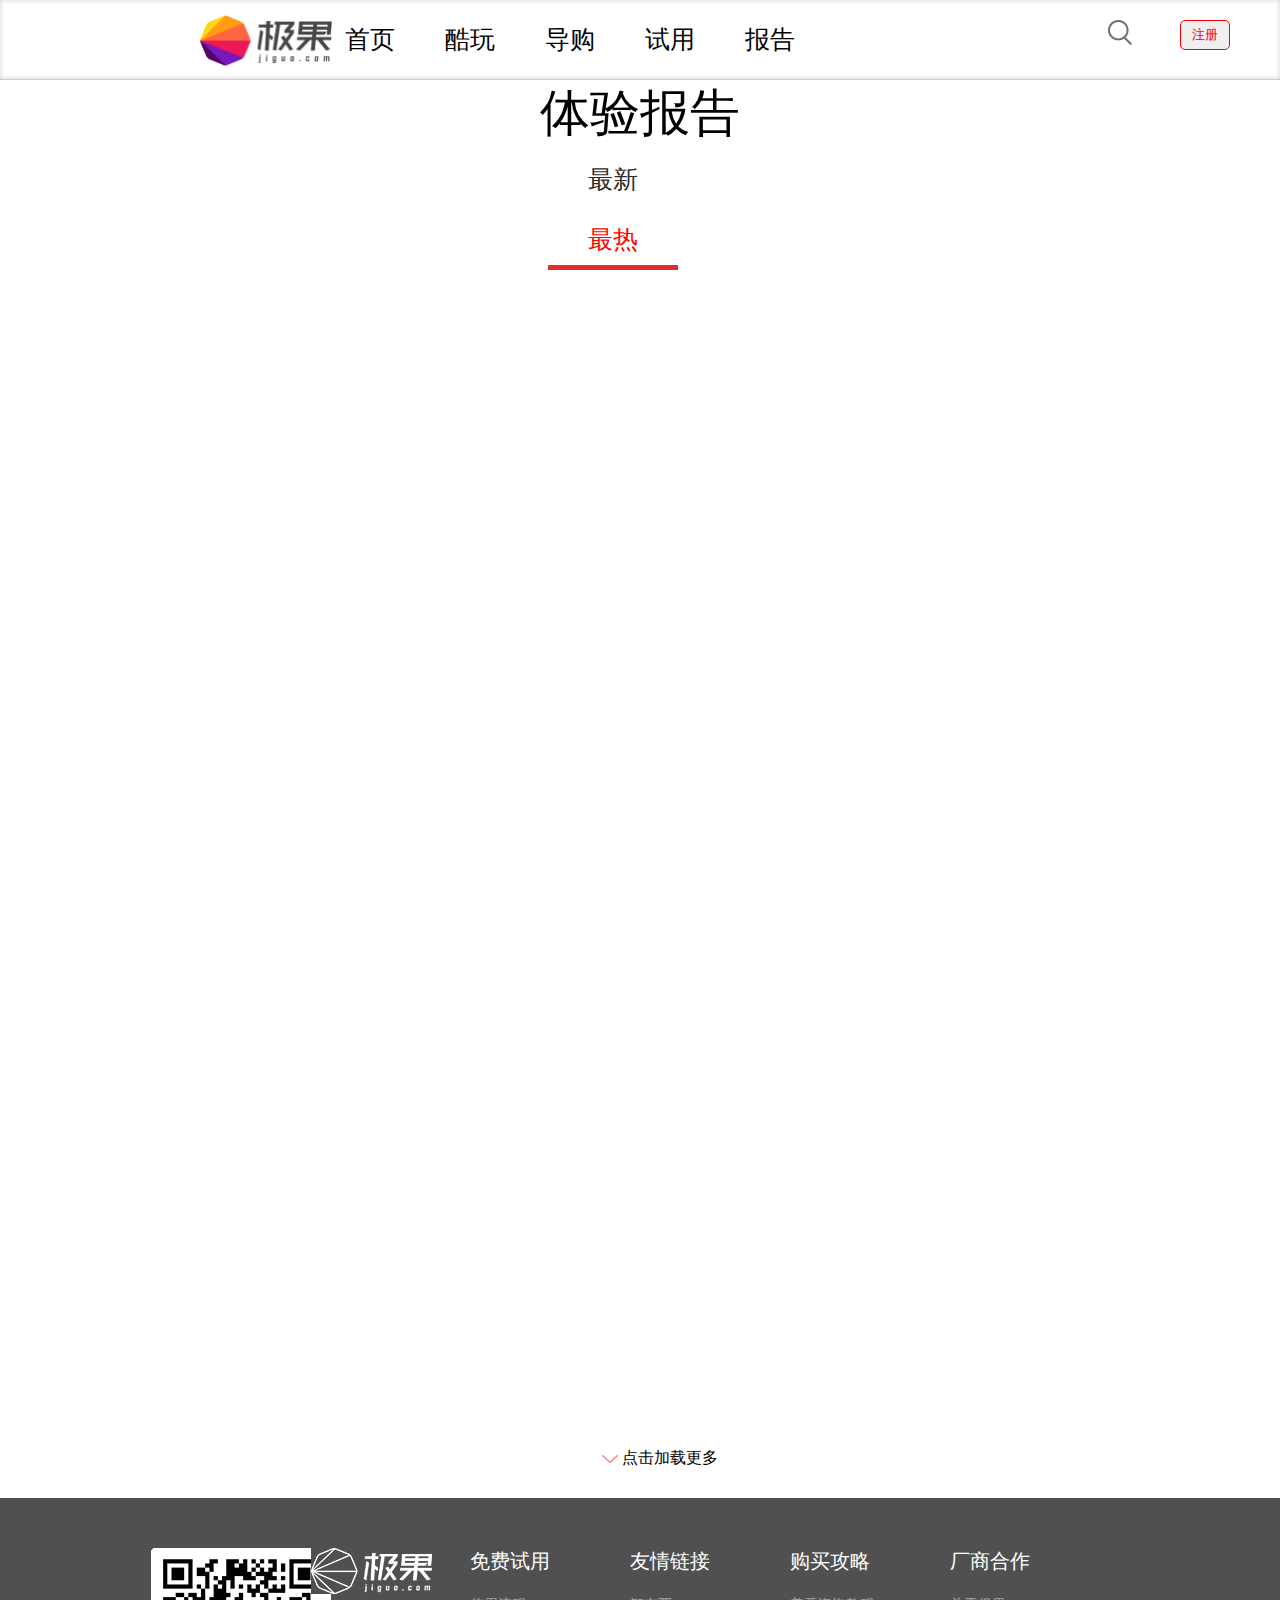
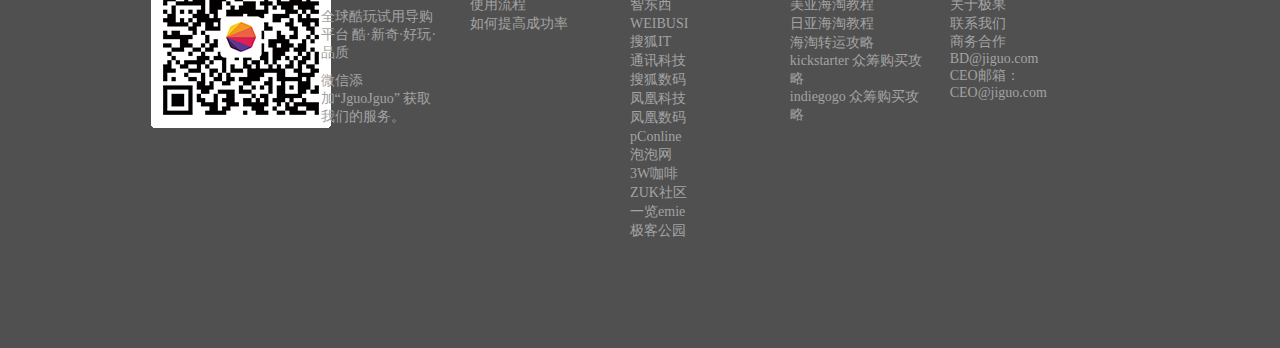
<file: ShiYong/ShiYong-zuire.html>
<!DOCTYPE html>
<html lang="en">

<head>
    <meta charset="UTF-8">
    <meta http-equiv="X-UA-Compatible" content="IE=edge">
    <meta name="viewport" content="width=device-width, initial-scale=1.0">
    <title>Document</title>
    <link rel="stylesheet" href="../less/daogo-zuire.css">

</head>

<body>
    <div class="box">
        <div class="header">
            <img src="../img/logonew.png">
            <ul class="list">
                <li><a href="../index.html">首页</a></li>
                <li><a href="#">酷玩</a></li>
                <li><a href="./DaoGou-zuoxin.html">导购</a></li>
                <li><a>试用</a></li>
                <li><a>报告</a></li>

            </ul>
            <div class="search">
            </div>
            <div class="register">
                <button><a href="#">注册</a></button>
            </div>



        </div>
        <div class="title">
            <p>体验报告</p>

        </div>


        <div class="select">
            <a href="./ShiYong-zuixin.html">最新</a>
            <a href="./ShiYong-zuire.html">最热</a>

        </div>
        <ul class="list2">





        </ul>
        <br>
        <div class="more">
            <img src="../img/icon/more.png">

            <p>点击加载更多</p>

        </div>

        <div class="bottom">
            <div class="bottomcontent">

                <dl><img src="../img/code.png"></dl>
                <dl><img src="../img/logoImg.jpg">
                    <dd>全球酷玩试用导购平台
                        酷·新奇·好玩·品质</dd>
                    <dd>微信添加“JguoJguo”
                        获取我们的服务。</dd>
                </dl>
                <dl>
                    <dt>免费试用</dt>
                    <a href="#">使用流程</a><br>
                    <a href="#">如何提高成功率</a>
                </dl>
                <dl>
                    <dt>友情链接</dt>
                    <a href="#">智东西</a>
                    <a href="">WEIBUSI</a>
                    <a href="">搜狐IT</a>
                    <a href="">通讯科技</a>
                    <a href="">搜狐数码</a>
                    <a href="">凤凰科技</a>
                    <a href="">凤凰数码</a>
                    <a href="">pConline</a>
                    <a href="">泡泡网</a>
                    <a href="">3W咖啡</a>
                    <a href="">ZUK社区</a>
                    <a href="">一览emie</a>
                    <a href="">极客公园</a>
                    <a href="">依循一起玩</a>
                    <a href="">果库</a>

                </dl>
                <dl>
                    <dt>购买攻略</dt>
                    <a href="#">美亚海淘教程

                    </a>
                    <a href="#">
                        日亚海淘教程
                    </a>
                    <a href="#">海淘转运攻略</a>
                    <a href="#">kickstarter 众筹购买攻略</a>
                    <a href="#">indiegogo 众筹购买攻略</a>
                </dl>
                <dl>
                    <dt>厂商合作</dt>
                    <a href="#">
                        关于极果

                    </a><a href="#">联系我们</a>
                    <a href="#">商务合作BD@jiguo.com</a>
                    <a href="#">CEO邮箱：CEO@jiguo.com</a>
                </dl>
                </dt>

            </div>
            <div class="bottombottom">

            </div>


        </div>

    </div>

</body>

</html>
</file>
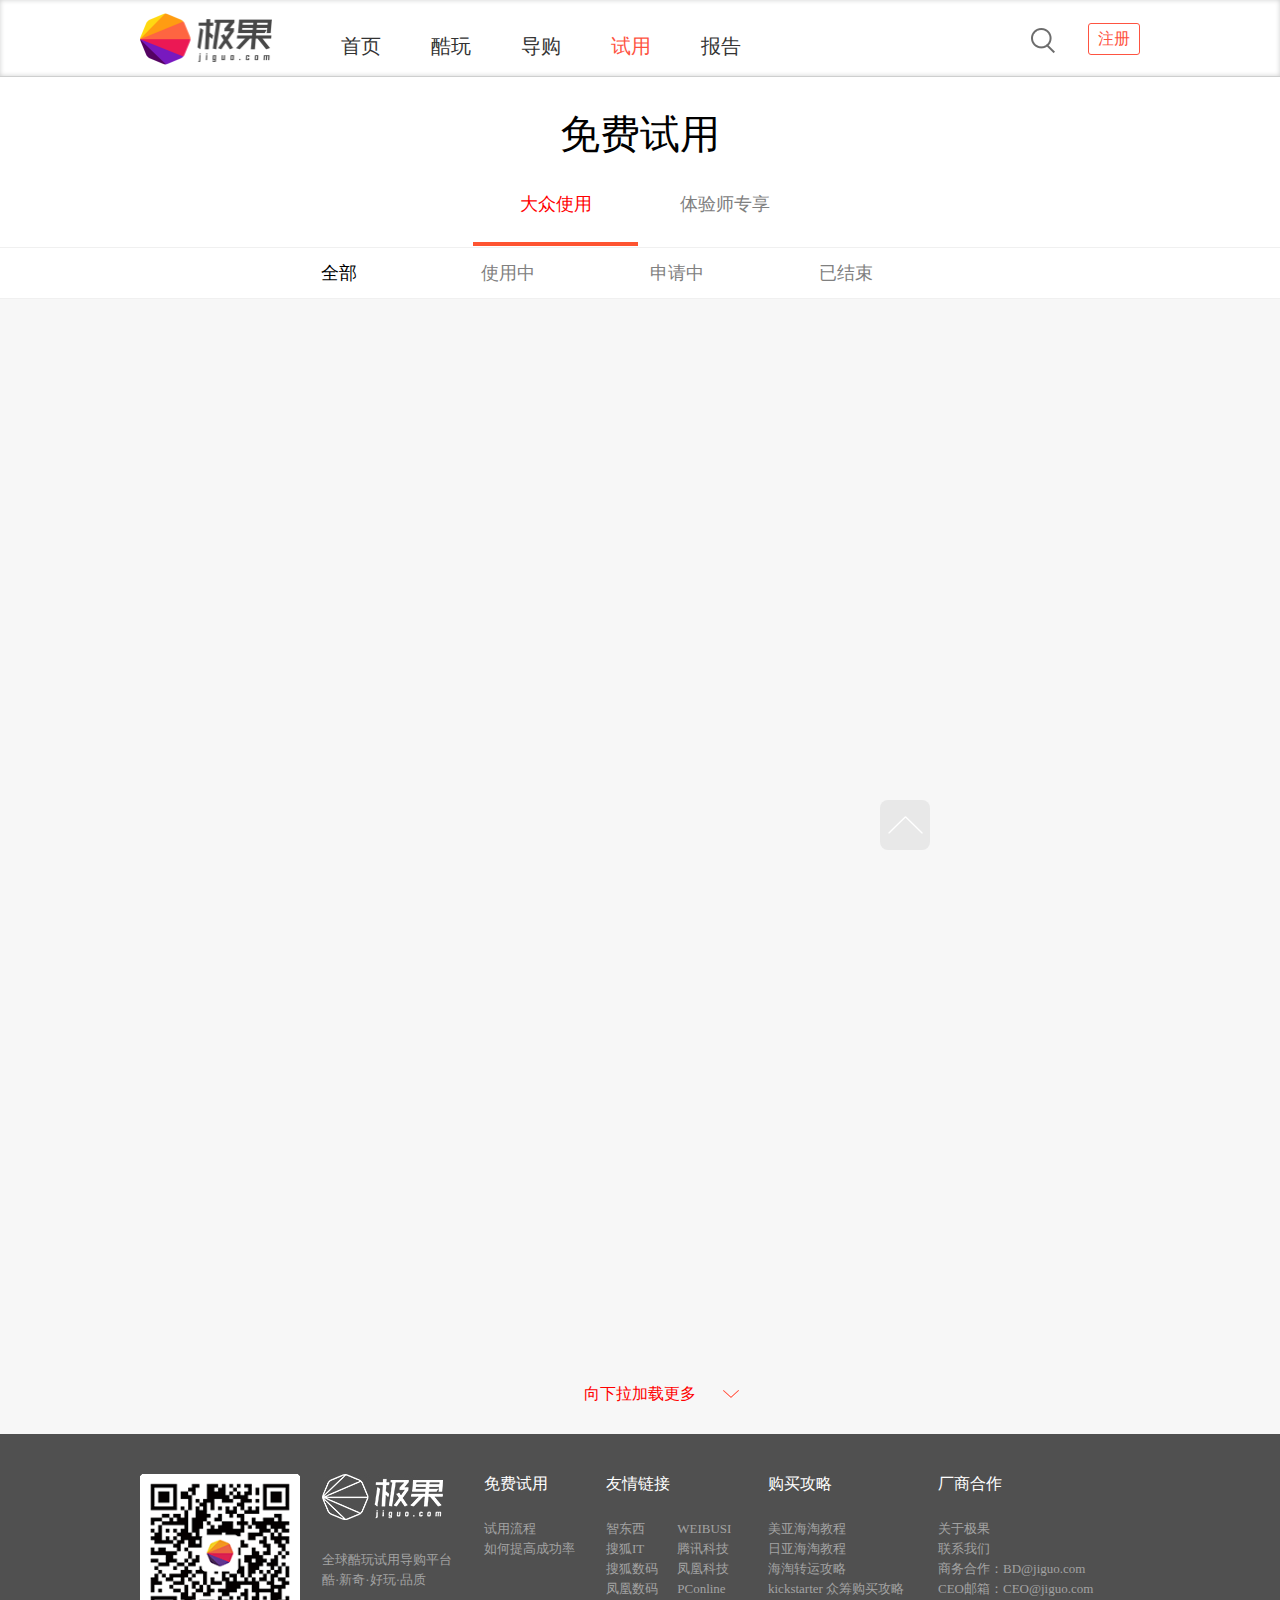
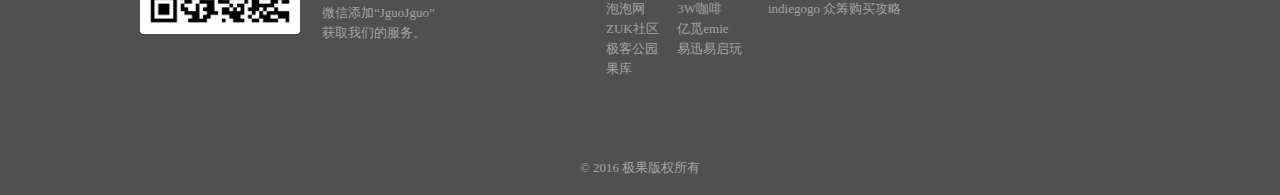
<file: ShiYong/ShiYong-zuixin.html>
<!DOCTYPE html>
<html lang="en">

<head>
    <meta charset="UTF-8">
    <meta http-equiv="X-UA-Compatible" content="IE=edge">
    <meta name="viewport" content="width=device-width, initial-scale=1.0">
    <title>试用-大众试用</title>
    <link rel="stylesheet" href="../less/shiyong.css">
</head>

<body>
    <!-- 头部 -->
    <header>
        <div class="typearea" id="rtn">
            <div class="logo">
                <a href="../index.html">
                    <img src="../img/logonew.png" alt="">
                </a>
            </div>
            <nav>
                <ul>
                    <li><a href="../index.html">首页</a></li>
                    <li><a href="../KuWan/KuWan-zuixin.html">酷玩</a></li>
                    <li><a href="../DaoGou/DaoGou-zuoxin.html">导购</a></li>
                    <li><a href="./hiYong/ShiYong-zuixin.html">试用</a></li>
                    <li><a href="../BaoGao/BaoGao-zuixin.html">报告</a></li>
                </ul>
            </nav>
            <a href="../register.html" class="register">注册</a>
            <a href="#" class="search">搜索</a>
        </div>
    </header>
    <!-- banner -->
    <section class="top2">
        <h1>免费试用</h1>
        <div class="top2button">
            <a href="#" class="top2qq  one">大众使用</a>
            <a href="#" class="top2qq">体验师专享</a>

        </div>
    </section>
    <!-- 下面 -->
    <nav class="top3">
        <div class="top3quanbu">
            <a href="#" class="af one">全部</a>
            <a href="#" class="af">使用中</a>
            <a href="#" class="af">申请中</a>
            <a href="#" class="af">已结束</a>
        </div>
    </nav>
    <!-- 版心 -->
    <div class="top4">
        <div class="top411">
            <div class="top4one">
                <div class="top5one">
                    <a href="#" class="a">
                        <span class="span1"></span>
                        <img src="../img/bg6.jpg" alt="">
                        <div class="top5two">
                            <h2 class="name"></h2>
                            <p class="top5three">
                                <span class="span2"></span>
                                <span class="span2"></span>
                            </p>

                            <p class="top5three top5threecc">
                                <span class="span3"></span>
                            </p>
                            <p class="top5three top5threerr">：8</p>
                        </div>

                    </a>
                </div>


            </div>
            <div class="top4one  top4one1">
                <div class="top5one top5one1">
                    <a href="#" class="a">
                        <span class="span1">首发</span>
                        <img src="../img/hot3.jpg" alt="">
                        <div class="top5two">
                            <h2 class="name">Liquid Image 338 运动摄像眼镜</h2>
                            <p class="top5three">
                                <span class="span2">2032</span>
                                <span class="span2">20台</span>
                            </p>

                            <p class="top5three top5threecc">
                                <span class="span3">1392</span>申请
                            </p>
                            <p class="top5three top5threerr">报告数量：8</p>
                        </div>

                    </a>
                </div>
                <div class="top5one top5one1">
                    <a href="#" class="a">
                        <span class="span1">首发</span>
                        <img src="../img/hot4.jpg" alt="">
                        <div class="top5two">
                            <h2 class="name">巴慕达 The Toaster 烤面包机</h2>
                            <p class="top5three">
                                <span class="span2">2032</span>
                                <span class="span2">20台</span>
                            </p>

                            <p class="top5three top5threecc">
                                <span class="span3">1392</span>申请
                            </p>
                            <p class="top5three top5threerr">剩余时间2天</p>
                        </div>

                    </a>
                </div>
                <div class="top5one top5one1">
                    <a href="#" class="a">
                        <span class="span1">首发</span>
                        <img src="../img/hot6.jpg" alt="">
                        <div class="top5two">
                            <h2 class="name">Osprey小鹰户外运动专业腰包</h2>
                            <p class="top5three">
                                <span class="span2">2032</span>
                                <span class="span2">20台</span>
                            </p>

                            <p class="top5three top5threecc">
                                <span class="span3">1392</span>申请
                            </p>
                            <p class="top5three top5threerr">查看试用名单</p>
                        </div>

                    </a>
                </div>
                <div class="top5one top5one1">
                    <a href="#" class="a">
                        <span class="span1">首发</span>
                        <img src="../img/hot7.jpg" alt="">
                        <div class="top5two">
                            <h2 class="name">Liquid Image 338 运动摄像眼镜</h2>
                            <p class="top5three">
                                <span class="span2">2032</span>
                                <span class="span2">20台</span>
                            </p>

                            <p class="top5three top5threecc">
                                <span class="span3">1392</span>申请
                            </p>
                            <p class="top5three top5threerr">剩余时间2天</p>
                        </div>

                    </a>
                </div>
                <div class="top5one top5one1">
                    <a href="#" class="a">
                        <span class="span1">首发</span>
                        <img src="../img/hot5.jpg" alt="">
                        <div class="top5two">
                            <h2 class="name">Liquid Image 338 运动摄像眼镜</h2>
                            <p class="top5three">
                                <span class="span2">2032</span>
                                <span class="span2">20台</span>
                            </p>

                            <p class="top5three top5threecc">
                                <span class="span3">1392</span>申请
                            </p>
                            <p class="top5three top5threerr">报告数量：8</p>
                        </div>

                    </a>
                </div>
                <div class="top5one top5one1">
                    <a href="#" class="a">
                        <span class="span1">首发</span>
                        <img src="../img/hot9.jpg" alt="">
                        <div class="top5two">
                            <h2 class="name">Liquid Image 338 运动摄像眼镜</h2>
                            <p class="top5three">
                                <span class="span2">2032</span>
                                <span class="span2">20台</span>
                            </p>

                            <p class="top5three top5threecc">
                                <span class="span3">1392</span>申请
                            </p>
                            <p class="top5three top5threerr">报告数量：8</p>
                        </div>

                    </a>
                </div>
                <div class="top5one top5one1">
                    <a href="#" class="a">
                        <span class="span1">首发</span>
                        <img src="../img/hot11.jpg" alt="">
                        <div class="top5two">
                            <h2 class="name">Liquid Image 338 运动摄像眼镜</h2>
                            <p class="top5three">
                                <span class="span2">2032</span>
                                <span class="span2">20台</span>
                            </p>

                            <p class="top5three top5threecc">
                                <span class="span3">1392</span>申请
                            </p>
                            <p class="top5three top5threerr">报告数量：8</p>
                        </div>

                    </a>
                </div>
                <div class="top5one top5one1">
                    <a href="#" class="a">
                        <span class="span1">首发</span>
                        <img src="../img/hot10.jpg" alt="">
                        <div class="top5two">
                            <h2 class="name">Liquid Image 338 运动摄像眼镜</h2>
                            <p class="top5three">
                                <span class="span2">2032</span>
                                <span class="span2">20台</span>
                            </p>

                            <p class="top5three top5threecc">
                                <span class="span3">1392</span>申请
                            </p>
                            <p class="top5three top5threerr">报告数量：8</p>
                        </div>

                    </a>
                </div>
                <div class="top5one top5one1">
                    <a href="#" class="a">
                        <span class="span1">首发</span>
                        <img src="../img/hot2.jpg" alt="">
                        <div class="top5two">
                            <h2 class="name">Liquid Image 338 运动摄像眼镜</h2>
                            <p class="top5three">
                                <span class="span2">2032</span>
                                <span class="span2">20台</span>
                            </p>

                            <p class="top5three top5threecc">
                                <span class="span3">1392</span>申请
                            </p>
                            <p class="top5three top5threerr">报告数量：8</p>
                        </div>

                    </a>
                </div>
                <div class="top5one top5one1">
                    <a href="#" class="a">
                        <span class="span1">首发</span>
                        <img src="../img/hot12.jpg" alt="">
                        <div class="top5two">
                            <h2 class="name">Liquid Image 338 运动摄像眼镜</h2>
                            <p class="top5three">
                                <span class="span2">2032</span>
                                <span class="span2">20台</span>
                            </p>

                            <p class="top5three top5threecc">
                                <span class="span3">1392</span>申请
                            </p>
                            <p class="top5three top5threerr">报告数量：8</p>
                        </div>

                    </a>
                </div>
                <div class="top5one top5one1">
                    <a href="#" class="a">
                        <span class="span1">首发</span>
                        <img src="../img/hot11.jpg" alt="">
                        <div class="top5two">
                            <h2 class="name">Liquid Image 338 运动摄像眼镜</h2>
                            <p class="top5three">
                                <span class="span2">2032</span>
                                <span class="span2">20台</span>
                            </p>

                            <p class="top5three top5threecc">
                                <span class="span3">1392</span>申请
                            </p>
                            <p class="top5three top5threerr">报告数量：8</p>
                        </div>

                    </a>
                </div>
            </div>
            <div class="top4one  top4one1">
                <div class="top5one top5one1">
                    <a href="#" class="a">
                        <span class="span1">首发</span>
                        <img src="../img/hot7.jpg" alt="">
                        <div class="top5two">
                            <h2 class="name">Liquid Image 338 运动摄像眼镜</h2>
                            <p class="top5three">
                                <span class="span2">2032</span>
                                <span class="span2">20台</span>
                            </p>

                            <p class="top5three top5threecc">
                                <span class="span3">1392</span>申请
                            </p>
                            <p class="top5three top5threerr">报告数量：8</p>
                        </div>

                    </a>
                </div>
                <div class="top5one top5one1">
                    <a href="#" class="a">
                        <span class="span1">首发</span>
                        <img src="../img/hot10.jpg" alt="">
                        <div class="top5two">
                            <h2 class="name">巴慕达 The Toaster 烤面包机</h2>
                            <p class="top5three">
                                <span class="span2">2032</span>
                                <span class="span2">20台</span>
                            </p>

                            <p class="top5three top5threecc">
                                <span class="span3">1392</span>申请
                            </p>
                            <p class="top5three top5threerr">剩余时间2天</p>
                        </div>

                    </a>
                </div>
                <div class="top5one top5one1">
                    <a href="#" class="a">
                        <span class="span1">首发</span>
                        <img src="../img/hot2.jpg" alt="">
                        <div class="top5two">
                            <h2 class="name">Osprey小鹰户外运动专业腰包</h2>
                            <p class="top5three">
                                <span class="span2">2032</span>
                                <span class="span2">20台</span>
                            </p>

                            <p class="top5three top5threecc">
                                <span class="span3">1392</span>申请
                            </p>
                            <p class="top5three top5threerr">查看试用名单</p>
                        </div>

                    </a>
                </div>
                <div class="top5one top5one1">
                    <a href="#" class="a">
                        <span class="span1">首发</span>
                        <img src="../img/hot9.jpg" alt="">
                        <div class="top5two">
                            <h2 class="name">Liquid Image 338 运动摄像眼镜</h2>
                            <p class="top5three">
                                <span class="span2">2032</span>
                                <span class="span2">20台</span>
                            </p>

                            <p class="top5three top5threecc">
                                <span class="span3">1392</span>申请
                            </p>
                            <p class="top5three top5threerr">剩余时间2天</p>
                        </div>

                    </a>
                </div>
                <div class="top5one top5one1">
                    <a href="#" class="a">
                        <span class="span1">首发</span>
                        <img src="../img/hot5.jpg" alt="">
                        <div class="top5two">
                            <h2 class="name">Liquid Image 338 运动摄像眼镜</h2>
                            <p class="top5three">
                                <span class="span2">2032</span>
                                <span class="span2">20台</span>
                            </p>

                            <p class="top5three top5threecc">
                                <span class="span3">1392</span>申请
                            </p>
                            <p class="top5three top5threerr">报告数量：8</p>
                        </div>

                    </a>
                </div>
                <div class="top5one top5one1">
                    <a href="#" class="a">
                        <span class="span1">首发</span>
                        <img src="../img/hot9.jpg" alt="">
                        <div class="top5two">
                            <h2 class="name">Liquid Image 338 运动摄像眼镜</h2>
                            <p class="top5three">
                                <span class="span2">2032</span>
                                <span class="span2">20台</span>
                            </p>

                            <p class="top5three top5threecc">
                                <span class="span3">1392</span>申请
                            </p>
                            <p class="top5three top5threerr">报告数量：8</p>
                        </div>

                    </a>
                </div>
                <div class="top5one top5one1">
                    <a href="#" class="a">
                        <span class="span1">首发</span>
                        <img src="../img/hot11.jpg" alt="">
                        <div class="top5two">
                            <h2 class="name">Liquid Image 338 运动摄像眼镜</h2>
                            <p class="top5three">
                                <span class="span2">2032</span>
                                <span class="span2">20台</span>
                            </p>

                            <p class="top5three top5threecc">
                                <span class="span3">1392</span>申请
                            </p>
                            <p class="top5three top5threerr">报告数量：8</p>
                        </div>

                    </a>
                </div>
                <div class="top5one top5one1">
                    <a href="#" class="a">
                        <span class="span1">首发</span>
                        <img src="../img/hot10.jpg" alt="">
                        <div class="top5two">
                            <h2 class="name">Liquid Image 338 运动摄像眼镜</h2>
                            <p class="top5three">
                                <span class="span2">2032</span>
                                <span class="span2">20台</span>
                            </p>

                            <p class="top5three top5threecc">
                                <span class="span3">1392</span>申请
                            </p>
                            <p class="top5three top5threerr">报告数量：8</p>
                        </div>

                    </a>
                </div>
                <div class="top5one top5one1">
                    <a href="#" class="a">
                        <span class="span1">首发</span>
                        <img src="../img/hot2.jpg" alt="">
                        <div class="top5two">
                            <h2 class="name">Liquid Image 338 运动摄像眼镜</h2>
                            <p class="top5three">
                                <span class="span2">2032</span>
                                <span class="span2">20台</span>
                            </p>

                            <p class="top5three top5threecc">
                                <span class="span3">1392</span>申请
                            </p>
                            <p class="top5three top5threerr">报告数量：8</p>
                        </div>

                    </a>
                </div>
                <div class="top5one top5one1">
                    <a href="#" class="a">
                        <span class="span1">首发</span>
                        <img src="../img/hot12.jpg" alt="">
                        <div class="top5two">
                            <h2 class="name">Liquid Image 338 运动摄像眼镜</h2>
                            <p class="top5three">
                                <span class="span2">2032</span>
                                <span class="span2">20台</span>
                            </p>

                            <p class="top5three top5threecc">
                                <span class="span3">1392</span>申请
                            </p>
                            <p class="top5three top5threerr">报告数量：8</p>
                        </div>

                    </a>
                </div>
                <div class="top5one top5one1">
                    <a href="#" class="a">
                        <span class="span1">首发</span>
                        <img src="../img/hot11.jpg" alt="">
                        <div class="top5two">
                            <h2 class="name">Liquid Image 338 运动摄像眼镜</h2>
                            <p class="top5three">
                                <span class="span2">2032</span>
                                <span class="span2">20台</span>
                            </p>

                            <p class="top5three top5threecc">
                                <span class="span3">1392</span>申请
                            </p>
                            <p class="top5three top5threerr">报告数量：8</p>
                        </div>

                    </a>
                </div>
                <div class="top5one top5one1">
                    <a href="#" class="a">
                        <span class="span1">首发</span>
                        <img src="../img/hot2.jpg" alt="">
                        <div class="top5two">
                            <h2 class="name">Liquid Image 338 运动摄像眼镜</h2>
                            <p class="top5three">
                                <span class="span2">2032</span>
                                <span class="span2">20台</span>
                            </p>

                            <p class="top5three top5threecc">
                                <span class="span3">1392</span>申请
                            </p>
                            <p class="top5three top5threerr">报告数量：8</p>
                        </div>

                    </a>
                </div>
                <div class="top5one top5one1">
                    <a href="#" class="a">
                        <span class="span1">首发</span>
                        <img src="../img/hot9.jpg" alt="">
                        <div class="top5two">
                            <h2 class="name">Liquid Image 338 运动摄像眼镜</h2>
                            <p class="top5three">
                                <span class="span2">2032</span>
                                <span class="span2">20台</span>
                            </p>

                            <p class="top5three top5threecc">
                                <span class="span3">1392</span>申请
                            </p>
                            <p class="top5three top5threerr">报告数量：8</p>
                        </div>

                    </a>
                </div>
                <div class="top5one top5one1">
                    <a href="#" class="a">
                        <span class="span1">首发</span>
                        <img src="../img/hot8.jpg" alt="">
                        <div class="top5two">
                            <h2 class="name">Liquid Image 338 运动摄像眼镜</h2>
                            <p class="top5three">
                                <span class="span2">2032</span>
                                <span class="span2">20台</span>
                            </p>

                            <p class="top5three top5threecc">
                                <span class="span3">1392</span>申请
                            </p>
                            <p class="top5three top5threerr">报告数量：8</p>
                        </div>

                    </a>
                </div>
                <div class="top5one top5one1">
                    <a href="#" class="a">
                        <span class="span1">首发</span>
                        <img src="../img/hot7.jpg" alt="">
                        <div class="top5two">
                            <h2 class="name">Liquid Image 338 运动摄像眼镜</h2>
                            <p class="top5three">
                                <span class="span2">2032</span>
                                <span class="span2">20台</span>
                            </p>

                            <p class="top5three top5threecc">
                                <span class="span3">1392</span>申请
                            </p>
                            <p class="top5three top5threerr">报告数量：8</p>
                        </div>

                    </a>
                </div>
                <div class="top5one top5one1">
                    <a href="#" class="a">
                        <span class="span1">首发</span>
                        <img src="../img/hot10.jpg" alt="">
                        <div class="top5two">
                            <h2 class="name">Liquid Image 338 运动摄像眼镜</h2>
                            <p class="top5three">
                                <span class="span2">2032</span>
                                <span class="span2">20台</span>
                            </p>

                            <p class="top5three top5threecc">
                                <span class="span3">1392</span>申请
                            </p>
                            <p class="top5three top5threerr">报告数量：8</p>
                        </div>

                    </a>
                </div>
            </div>
            <div class="top4one  top4one1">
                <div class="top5one top5one1">
                    <a href="#" class="a">
                        <span class="span1">体验师专享</span>
                        <img src="../img/hot2.jpg" alt="">
                        <div class="top5two">
                            <h2 class="name">Liquid Image 338 运动摄像眼镜</h2>
                            <p class="top5three">
                                <span class="span2">2032</span>
                                <span class="span2">20台</span>
                            </p>

                            <p class="top5three top5threecc">
                                <span class="span3">1392</span>申请
                            </p>
                            <p class="top5three top5threerr">查看试用名单</p>
                        </div>

                    </a>
                </div>
                <div class="top5one top5one1">
                    <a href="#" class="a">
                        <span class="span1">首发</span>
                        <img src="../img/hot10.jpg" alt="">
                        <div class="top5two">
                            <h2 class="name">巴慕达 The Toaster 烤面包机</h2>
                            <p class="top5three">
                                <span class="span2">2032</span>
                                <span class="span2">20台</span>
                            </p>

                            <p class="top5three top5threecc">
                                <span class="span3">1392</span>申请
                            </p>
                            <p class="top5three top5threerr">剩余时间2天</p>
                        </div>

                    </a>
                </div>
                <div class="top5one top5one1">
                    <a href="#" class="a">
                        <span class="span1">体验师专享</span>
                        <img src="../img/hot12.jpg" alt="">
                        <div class="top5two">
                            <h2 class="name">Osprey小鹰户外运动专业腰包</h2>
                            <p class="top5three">
                                <span class="span2">2032</span>
                                <span class="span2">20台</span>
                            </p>

                            <p class="top5three top5threecc">
                                <span class="span3">1392</span>申请
                            </p>
                            <p class="top5three top5threerr">查看试用名单</p>
                        </div>

                    </a>
                </div>
                <div class="top5one top5one1">
                    <a href="#" class="a">
                        <span class="span1">首发</span>
                        <img src="../img/hot9.jpg" alt="">
                        <div class="top5two">
                            <h2 class="name">Liquid Image 338 运动摄像眼镜</h2>
                            <p class="top5three">
                                <span class="span2">2032</span>
                                <span class="span2">20台</span>
                            </p>

                            <p class="top5three top5threecc">
                                <span class="span3">1392</span>申请
                            </p>
                            <p class="top5three top5threerr">剩余时间2天</p>
                        </div>

                    </a>
                </div>
                <div class="top5one top5one1">
                    <a href="#" class="a">
                        <span class="span1">体验师专享</span>
                        <img src="../img/hot5.jpg" alt="">
                        <div class="top5two">
                            <h2 class="name">Liquid Image 338 运动摄像眼镜</h2>
                            <p class="top5three">
                                <span class="span2">2032</span>
                                <span class="span2">20台</span>
                            </p>

                            <p class="top5three top5threecc">
                                <span class="span3">1392</span>申请
                            </p>
                            <p class="top5three top5threerr">报告数量：8</p>
                        </div>

                    </a>
                </div>
                <div class="top5one top5one1">
                    <a href="#" class="a">
                        <span class="span1">首发</span>
                        <img src="../img/hot6.jpg" alt="">
                        <div class="top5two">
                            <h2 class="name">Liquid Image 338 运动摄像眼镜</h2>
                            <p class="top5three">
                                <span class="span2">2032</span>
                                <span class="span2">20台</span>
                            </p>

                            <p class="top5three top5threecc">
                                <span class="span3">1392</span>申请
                            </p>
                            <p class="top5three top5threerr">报告数量：8</p>
                        </div>

                    </a>
                </div>
                <div class="top5one top5one1">
                    <a href="#" class="a">
                        <span class="span1">首发</span>
                        <img src="../img/hot11.jpg" alt="">
                        <div class="top5two">
                            <h2 class="name">Liquid Image 338 运动摄像眼镜</h2>
                            <p class="top5three">
                                <span class="span2">2032</span>
                                <span class="span2">20台</span>
                            </p>

                            <p class="top5three top5threecc">
                                <span class="span3">1392</span>申请
                            </p>
                            <p class="top5three top5threerr">报告数量：8</p>
                        </div>

                    </a>
                </div>
                <div class="top5one top5one1">
                    <a href="#" class="a">
                        <span class="span1">首发</span>
                        <img src="../img/hot10.jpg" alt="">
                        <div class="top5two">
                            <h2 class="name">Liquid Image 338 运动摄像眼镜</h2>
                            <p class="top5three">
                                <span class="span2">2032</span>
                                <span class="span2">20台</span>
                            </p>

                            <p class="top5three top5threecc">
                                <span class="span3">1392</span>申请
                            </p>
                            <p class="top5three top5threerr">报告数量：8</p>
                        </div>

                    </a>
                </div>
                <div class="top5one top5one1">
                    <a href="#" class="a">
                        <span class="span1">体验师专享</span>
                        <img src="../img/hot3.jpg" alt="">
                        <div class="top5two">
                            <h2 class="name">Liquid Image 338 运动摄像眼镜</h2>
                            <p class="top5three">
                                <span class="span2">2032</span>
                                <span class="span2">20台</span>
                            </p>

                            <p class="top5three top5threecc">
                                <span class="span3">1392</span>申请
                            </p>
                            <p class="top5three top5threerr">报告数量：8</p>
                        </div>

                    </a>
                </div>
                <div class="top5one top5one1">
                    <a href="#" class="a">
                        <span class="span1">首发</span>
                        <img src="../img/hot7.jpg" alt="">
                        <div class="top5two">
                            <h2 class="name">Liquid Image 338 运动摄像眼镜</h2>
                            <p class="top5three">
                                <span class="span2">2032</span>
                                <span class="span2">20台</span>
                            </p>

                            <p class="top5three top5threecc">
                                <span class="span3">1392</span>申请
                            </p>
                            <p class="top5three top5threerr">报告数量：8</p>
                        </div>

                    </a>
                </div>
                <div class="top5one top5one1">
                    <a href="#" class="a">
                        <span class="span1">首发</span>
                        <img src="../img/hot11.jpg" alt="">
                        <div class="top5two">
                            <h2 class="name">Liquid Image 338 运动摄像眼镜</h2>
                            <p class="top5three">
                                <span class="span2">2032</span>
                                <span class="span2">20台</span>
                            </p>

                            <p class="top5three top5threecc">
                                <span class="span3">1392</span>申请
                            </p>
                            <p class="top5three top5threerr">报告数量：8</p>
                        </div>

                    </a>
                </div>
                <div class="top5one top5one1">
                    <a href="#" class="a">
                        <span class="span1">首发</span>
                        <img src="../img/hot12.jpg" alt="">
                        <div class="top5two">
                            <h2 class="name">Liquid Image 338 运动摄像眼镜</h2>
                            <p class="top5three">
                                <span class="span2">2032</span>
                                <span class="span2">20台</span>
                            </p>

                            <p class="top5three top5threecc">
                                <span class="span3">1392</span>申请
                            </p>
                            <p class="top5three top5threerr">报告数量：8</p>
                        </div>

                    </a>
                </div>
                <div class="top5one top5one1">
                    <a href="#" class="a">
                        <span class="span1">首发</span>
                        <img src="../img/hot9.jpg" alt="">
                        <div class="top5two">
                            <h2 class="name">Liquid Image 338 运动摄像眼镜</h2>
                            <p class="top5three">
                                <span class="span2">2032</span>
                                <span class="span2">20台</span>
                            </p>

                            <p class="top5three top5threecc">
                                <span class="span3">1392</span>申请
                            </p>
                            <p class="top5three top5threerr">报告数量：8</p>
                        </div>

                    </a>
                </div>
                <div class="top5one top5one1">
                    <a href="#" class="a">
                        <span class="span1">首发</span>
                        <img src="../img/hot8.jpg" alt="">
                        <div class="top5two">
                            <h2 class="name">Liquid Image 338 运动摄像眼镜</h2>
                            <p class="top5three">
                                <span class="span2">2032</span>
                                <span class="span2">20台</span>
                            </p>

                            <p class="top5three top5threecc">
                                <span class="span3">1392</span>申请
                            </p>
                            <p class="top5three top5threerr">报告数量：8</p>
                        </div>

                    </a>
                </div>
                <div class="top5one top5one1">
                    <a href="#" class="a">
                        <span class="span1">首发</span>
                        <img src="../img/hot6.jpg" alt="">
                        <div class="top5two">
                            <h2 class="name">Liquid Image 338 运动摄像眼镜</h2>
                            <p class="top5three">
                                <span class="span2">2032</span>
                                <span class="span2">20台</span>
                            </p>

                            <p class="top5three top5threecc">
                                <span class="span3">1392</span>申请
                            </p>
                            <p class="top5three top5threerr">报告数量：8</p>
                        </div>

                    </a>
                </div>
                <div class="top5one top5one1">
                    <a href="#" class="a">
                        <span class="span1">首发</span>
                        <img src="../img/hot1.jpg" alt="">
                        <div class="top5two">
                            <h2 class="name">Liquid Image 338 运动摄像眼镜</h2>
                            <p class="top5three">
                                <span class="span2">2032</span>
                                <span class="span2">20台</span>
                            </p>

                            <p class="top5three top5threecc">
                                <span class="span3">1392</span>申请
                            </p>
                            <p class="top5three top5threerr">报告数量：8</p>
                        </div>

                    </a>
                </div>
            </div>

            <div class="top4xiamian">
                <a href="#" class="top4xiamianone">向下拉加载更多</a>


            </div>
        </div>
        <div class="top411   rr">
            <div class="top5one yy">
                <a href="" class="a_">
                    <span class="span11"></span>
                    <img src="../img/bg6.jpg" alt="">
                    <div class="top5twoo">
                        <h2 class="namee"></h2>
                        <p class="top5threee">
                            <span class="span22"></span>
                            <span class="span22"></span>
                        </p>

                        <p class="top5three top5threeccc">
                            <span class="span33"></span>
                        </p>
                        <p class="top5three top5threerrr">：8</p>
                    </div>

                </a>
            </div>
            <div class="kkk"></div>
        </div>
    </div>
    </div>
    <!-- 底部 -->
    <footer>
        <div class="box2">
            <div class="text2">
                <dl><img src="../img/code.png" width="160" height="160"></dl>
                <dl>
                    <dt>
                        <img src="../img/logoImg.jpg" alt="">
                    </dt>
                    <dd>
                        全球酷玩试用导购平台
                        <br>
                        酷·新奇·好玩·品质
                    </dd>
                    <dd>
                        微信添加“JguoJguo”
                        <br>
                        获取我们的服务。
                    </dd>
                </dl>
                <dl>
                    <dt>免费试用</dt>
                    <dd><a href="../mianFeiSY.html">试用流程</a></dd>
                    <dd><a href="../mianFeiSY.html">如何提高成功率</a></dd>
                </dl>
                <dl>
                    <dt>友情链接</dt>
                    <dd>
                        <a href="#">智东西</a>
                        <a href="#">WEIBUSI</a>
                    </dd>
                    <dd>
                        <a href="#">搜狐IT</a>
                        <a href="#">腾讯科技</a>
                    </dd>
                    <dd>
                        <a href="#">搜狐数码</a>
                        <a href="#">凤凰科技</a>
                    </dd>
                    <dd>
                        <a href="#">凤凰数码</a>
                        <a href="#">PConline</a>
                    </dd>
                    <dd>
                        <a href="#">泡泡网</a>
                        <a href="#">3W咖啡</a>
                    </dd>
                    <dd>
                        <a href="#">ZUK社区</a>
                        <a href="#">亿觅emie</a>
                    </dd>
                    <dd>
                        <a href="#">极客公园</a>
                        <a href="#">易迅易启玩</a>
                    </dd>
                    <dd>
                        <a href="#">果库</a>
                    </dd>
                </dl>
                <dl>
                    <dt>购买攻略</dt>
                    <dd><a href="#">美亚海淘教程</a></dd>
                    <dd><a href="#">日亚海淘教程</a></dd>
                    <dd><a href="#">海淘转运攻略</a></dd>
                    <dd><a href="#">kickstarter 众筹购买攻略</a></dd>
                    <dd><a href="#">indiegogo 众筹购买攻略</a></dd>
                </dl>
                <dl>
                    <dt>厂商合作</dt>
                    <dd><a href="../changSangHZ.html">关于极果</a></dd>
                    <dd><a href="../changSangHZ.html">联系我们</a></dd>
                    <dd><a href="../changSangHZ.html">商务合作：BD@jiguo.com</a></dd>
                    <dd><a href="../changSangHZ.html">CEO邮箱：CEO@jiguo.com</a></dd>
                </dl>
            </div>
            <p class="foot">© 2016 极果版权所有</p>
        </div>
    </footer>
    <!-- 回到顶部 -->
    <div class="return">
        <a href="#rtn"></a>
    </div>
</body>

</html>
<script src="../JS/shiyong.js"></script>
</file>
<file: less/index.css>
* {
  margin: 0;
  padding: 0;
}
/*头部*/
header {
  width: 100%;
  height: 76px;
  border-bottom: 1px solid #cecfcf;
  box-shadow: 0 0 5px #cecfcf inset;
  /*导航*/
}
header .typearea {
  width: 1000px;
  height: 100%;
  margin: 0px auto;
}
header .typearea .logo {
  padding-top: 13px;
  display: inline-block;
}
header .typearea .logo a {
  list-style: none;
}
header .typearea .logo a img {
  width: 132px;
}
header .typearea nav {
  display: inline-block;
  padding: 28px 0px 0px 40px;
  width: 450px;
  height: 32px;
}
header .typearea nav ul {
  list-style: none;
}
header .typearea nav ul li {
  float: left;
  width: 40px;
  height: 32px;
  padding: 0px 25px;
}
header .typearea nav ul li a {
  text-decoration: none;
  color: #333;
  font-size: 20px;
}
header .typearea nav ul li a:hover {
  color: #fe5341;
}
header .typearea nav ul li:nth-of-type(1) a {
  color: #fe5341;
}
header .typearea .register {
  float: right;
  display: block;
  width: 50px;
  height: 30px;
  border: 1px solid #fe5341;
  text-decoration: none;
  color: #fe5341;
  line-height: 30px;
  text-align: center;
  margin-top: 23px;
  border-radius: 3px;
  transition: all 0.15s linear;
}
header .typearea .register:hover {
  background-color: #fe5341;
  color: white;
}
header .typearea .search {
  background: url(../img/icon/search.png) 0px 0px no-repeat;
  float: right;
  transition: transform 0.08s ease;
  width: 42px;
  height: 40px;
  line-height: 999;
  overflow: hidden;
  margin-top: 28px;
  margin-right: 15px;
}
/*banner图+过度*/
.banner {
  width: 100%;
  height: 300px;
  background: url(../img/icon/original.jpg) no-repeat;
  position: relative;
}
.banner .huanxiang {
  height: 217px;
  padding-top: 35px;
  color: white;
  margin: 0px auto;
  text-align: right;
  position: absolute;
  right: 451px;
  animation: rotateIn 1s ease both;
}
@keyframes rotateIn {
  0% {
    transform: translate(800px, -800px);
  }
}
.banner .huanxiang h2 {
  font-size: 34px;
  margin-bottom: 15px;
  font-weight: 400;
}
.banner .huanxiang .p1 span {
  display: inline-block;
  padding: 5px 10px;
  border-radius: 3px;
  font-size: 16px;
  margin-right: 10px;
  background: rgba(255, 255, 255, 0.3);
}
.banner .huanxiang .p2 {
  padding: 20px 0 16px 0;
  font-size: 18px;
}
.banner .huanxiang .p3 a {
  background: #fe5341;
  color: #fff;
  width: 242px;
  height: 48px;
  text-align: center;
  display: inline-block;
  line-height: 48px;
  font-size: 24px;
  border-radius: 3px;
  text-decoration: none;
}
/*热门试用*/
.tryOut {
  width: 1000px;
  height: 381px;
  margin: 0px auto;
  /*分类标题*/
  /*热门推荐-轮播图*/
}
.tryOut .classifyTitle {
  font-size: 20px;
  padding: 18px 0px 16px 0px;
  font-weight: 600;
  color: #474747;
}
.tryOut .swiper {
  width: 1000px;
  height: 295px;
  padding-bottom: 20px;
}
.tryOut .swiper .item {
  width: 220px;
  height: 288px;
  border-radius: 6px;
  position: relative;
  overflow: hidden;
  text-align: center;
  border: 1px solid #e6e9e9;
  float: left;
  margin-right: 37px;
}
.tryOut .swiper .item a {
  text-decoration: none;
}
.tryOut .swiper .item a .shouFa {
  width: 24px;
  height: 22px;
  padding: 0px 8px;
  background-color: #fe5341;
  color: #f5e8e8;
  position: absolute;
  top: 0px;
  right: 0px;
  line-height: 22px;
  z-index: 10;
  border-radius: 0 0 0 6px;
  font-size: 12px;
}
.tryOut .swiper .item a img {
  width: 220px;
  height: 130px;
}
.tryOut .swiper .item a .txt1 {
  width: 204px;
  height: 113px;
  padding: 8px 8px 14px 8px;
}
.tryOut .swiper .item a .txt1 h2 {
  color: #333;
  font-size: 16px;
}
.tryOut .swiper .item a .txt1 p:nth-of-type(1) {
  padding: 6px 0px;
}
.tryOut .swiper .item a .txt1 p:nth-of-type(1) span {
  display: inline-block;
  color: #fe5341;
  border: 1px solid #fe5341;
  font-size: 12px;
  padding: 2px 10px;
  margin: 0px 5px;
  border-radius: 3px;
}
.tryOut .swiper .item a .txt1 p:nth-of-type(2) {
  color: #333;
  line-height: 28px;
}
.tryOut .swiper .item a .txt1 p:nth-of-type(2) .num {
  color: #fe5341;
}
.tryOut .swiper .item a .txt1 p:nth-of-type(3) {
  color: #fe5341;
  line-height: 20px;
  font-size: 14px;
}
.tryOut .swiper .item:nth-of-type(2) a .tiyanshi {
  width: 66px;
  height: 22px;
  padding: 0px 8px;
  background-color: #fbf4cb;
  color: #c4a96a;
  position: absolute;
  top: 0px;
  right: 0px;
  line-height: 22px;
  z-index: 10;
  border-radius: 0 0 0 6px;
  font-size: 12px;
}
.tryOut .swiper .item:nth-of-type(2) a .txt1 p:nth-of-type(1) .lv {
  color: #80c269;
  border: 1px solid #80c269;
}
.tryOut .swiper .item:nth-of-type(2) a .txt1 .lv-1 {
  color: #80c269;
}
.tryOut .swiper .item:nth-of-type(4) {
  margin-right: 0px;
}
/*报告精选*/
.report {
  width: 100%;
  height: 592px;
  color: #474747;
  font-size: 14px;
  background-color: #F7F7F7;
}
.report .centre {
  width: 1000px;
  height: 100%;
  margin: 0px auto;
  /*分类标题*/
  /*内容*/
}
.report .centre .classifyTitle {
  font-size: 20px;
  padding: 18px 0px 16px 0px;
  font-weight: 600;
}
.report .centre .classifyTitle a {
  float: right;
  font-weight: 400;
  text-decoration: none;
  color: #fe5341;
  font-size: 14px;
  padding-right: 20px;
  background: url(../img/icon/readMore.png) 60px 4px no-repeat;
}
.report .centre .re-ul {
  width: 1000px;
  height: 506px;
  padding-bottom: 20px;
  list-style: none;
  color: #474747;
}
.report .centre .re-ul .re-li {
  width: 220px;
  height: 231px;
  line-height: 21px;
  margin: 0 37px 20px 0;
  float: left;
  border: 1px solid #e6e9e9;
  border-radius: 6px;
  background-color: #fff;
}
.report .centre .re-ul .re-li a {
  text-decoration: none;
  color: #474747;
}
.report .centre .re-ul .re-li a img {
  width: 220px;
  height: 130px;
}
.report .centre .re-ul .re-li a .re-dv {
  width: 200px;
  height: 93px;
  padding: 7px 10px 10px 10px;
}
.report .centre .re-ul .re-li a .re-dv .re-sn {
  width: 200px;
  height: 22px;
  padding: 13px 0px;
  color: #a3a3a3;
  font-size: 12px;
}
.report .centre .re-ul .re-li a .re-dv .re-sn .box {
  float: right;
}
.report .centre .re-ul .re-li a .re-dv .re-sn .box .re-sp2 {
  padding-left: 14px;
  margin-left: 3px;
  background: url(../img/icon/zan.png) 0px 2px no-repeat;
}
.report .centre .re-ul .re-li a .re-dv .re-sn .box .re-sp3 {
  padding-left: 14px;
  margin-left: 3px;
  background: url(../img/icon/reply.png) 0px 2px no-repeat;
}
.report .centre .re-ul .re-li:nth-of-type(4),
.report .centre .re-ul .re-li:nth-of-type(8) {
  margin-right: 0px;
}
/*导购精选*/
.shoppingguide {
  width: 100%;
  height: 348px;
  color: #474747;
  font-size: 14px;
}
.shoppingguide .centre {
  width: 1000px;
  height: 100%;
  margin: 0px auto;
  /*分类标题*/
}
.shoppingguide .centre .classifyTitle {
  font-size: 20px;
  padding: 18px 0px 16px 0px;
  font-weight: 600;
}
.shoppingguide .centre .classifyTitle a {
  float: right;
  font-weight: 400;
  text-decoration: none;
  color: #fe5341;
  font-size: 14px;
  padding-right: 20px;
  background: url(../img/icon/readMore.png) 60px 4px no-repeat;
}
.shoppingguide .centre .se-ul {
  width: 100%;
  height: 262px;
  padding-bottom: 20px;
  list-style: none;
}
.shoppingguide .centre .se-ul .se-li {
  width: 220px;
  height: 225px;
  line-height: 21px;
  margin: 0 37px 35px 0;
  float: left;
  border: 1px solid #e6e9e9;
  border-radius: 6px;
  background-color: #fff;
}
.shoppingguide .centre .se-ul .se-li a {
  text-decoration: none;
  color: #474747;
}
.shoppingguide .centre .se-ul .se-li a img {
  width: 220px;
  height: 130px;
}
.shoppingguide .centre .se-ul .se-li a .se-dv {
  width: 200px;
  height: 93px;
  padding: 7px 10px 10px 10px;
  background: url(../img/icon/listbg.jpg) no-repeat left bottom;
  background-size: 221px 19px;
}
.shoppingguide .centre .se-ul .se-li a .se-dv .se-sn {
  width: 200px;
  height: 22px;
  padding: 13px 0px;
  color: #a3a3a3;
  font-size: 12px;
}
.shoppingguide .centre .se-ul .se-li a .se-dv .se-sn .box {
  float: right;
}
.shoppingguide .centre .se-ul .se-li a .se-dv .se-sn .box .se-sp2 {
  padding-left: 14px;
  margin-left: 3px;
  background: url(../img/icon/zan.png) 0px 2px no-repeat;
}
.shoppingguide .centre .se-ul .se-li a .se-dv .se-sn .box .se-sp3 {
  padding-left: 14px;
  margin-left: 3px;
  background: url(../img/icon/reply.png) 0px 2px no-repeat;
}
.shoppingguide .centre .se-ul .se-li:nth-of-type(4) {
  margin-right: 0px;
}
/*发现酷玩*/
.Coldplay {
  width: 100%;
  height: 1183.5px;
  color: #474747;
  font-size: 14px;
  background-color: #F7F7F7;
}
.Coldplay .centre {
  width: 1000px;
  height: 100%;
  margin: 0px auto;
  /*分类标题*/
  /*内容*/
  /*点击加载*/
}
.Coldplay .centre .classifyTitle {
  font-size: 20px;
  padding: 18px 0px 16px 0px;
  font-weight: 600;
}
.Coldplay .centre .classifyTitle a {
  float: right;
  font-weight: 400;
  text-decoration: none;
  color: #fe5341;
  font-size: 14px;
  padding-right: 20px;
  background: url(../img/icon/readMore.png) 60px 4px no-repeat;
}
.Coldplay .centre .cy-ul {
  width: 1000px;
  height: 1012px;
  padding-bottom: 20px;
  list-style: none;
  color: #474747;
}
.Coldplay .centre .cy-ul .cy-li {
  width: 220px;
  height: 231px;
  line-height: 21px;
  margin: 0 37px 20px 0;
  float: left;
  border: 1px solid #e6e9e9;
  border-radius: 6px;
  background-color: #fff;
}
.Coldplay .centre .cy-ul .cy-li a {
  text-decoration: none;
  color: #474747;
}
.Coldplay .centre .cy-ul .cy-li a img {
  width: 220px;
  height: 130px;
}
.Coldplay .centre .cy-ul .cy-li a .cy-dv {
  width: 200px;
  height: 93px;
  padding: 7px 10px 10px 10px;
}
.Coldplay .centre .cy-ul .cy-li a .cy-dv .cy-p .cy-sp4 {
  color: #a3a3a3;
  font-size: 12px;
  display: block;
}
.Coldplay .centre .cy-ul .cy-li a .cy-dv .cy-sn {
  width: 200px;
  height: 22px;
  padding: 13px 0px;
  color: #a3a3a3;
  font-size: 12px;
}
.Coldplay .centre .cy-ul .cy-li a .cy-dv .cy-sn .cy-sp1 {
  color: #fe5341;
}
.Coldplay .centre .cy-ul .cy-li a .cy-dv .cy-sn .box {
  float: right;
}
.Coldplay .centre .cy-ul .cy-li a .cy-dv .cy-sn .box .cy-sp2 {
  padding-left: 14px;
  margin-left: 3px;
  background: url(../img/icon/zan.png) 0px 2px no-repeat;
}
.Coldplay .centre .cy-ul .cy-li a .cy-dv .cy-sn .box .cy-sp3 {
  padding-left: 14px;
  margin-left: 3px;
  background: url(../img/icon/reply.png) 0px 2px no-repeat;
}
.Coldplay .centre .cy-ul .cy-li:nth-of-type(4),
.Coldplay .centre .cy-ul .cy-li:nth-of-type(8),
.Coldplay .centre .cy-ul .cy-li:nth-of-type(12),
.Coldplay .centre .cy-ul .cy-li:nth-of-type(16) {
  margin-right: 0px;
}
.Coldplay .centre .load {
  width: 100%;
  height: 25.5px;
  padding-top: 10px;
  padding-bottom: 50px;
  text-align: center;
}
.Coldplay .centre .load .clic {
  color: #fe5341;
  font-size: 16px;
  text-decoration: none;
  padding-left: 24px;
  background: url(../img/icon/more.png) 0px 7px no-repeat;
}
.Coldplay .centre .load .click {
  color: #fe5341;
  font-size: 16px;
  text-decoration: none;
  padding-left: 24px;
  background: url(../img/icon/loading-icon.gif) 0px 0px no-repeat;
}
/*底部*/
footer {
  width: 100%;
  height: 305.7px;
  padding: 40px 0px 15px 0px;
  background-color: #505050;
  color: #a3a3a3;
}
footer .box2 {
  width: 1000px;
  height: 100%;
  margin: 0px auto;
}
footer .box2 .text2 {
  width: 100%;
  height: 205px;
}
footer .box2 .text2 dl {
  float: left;
  font-size: 13px;
  padding-left: 22px;
  line-height: 20px;
}
footer .box2 .text2 dl dt {
  color: white;
  font-size: 16px;
  padding-bottom: 25px;
}
footer .box2 .text2 dl dd a {
  text-decoration: none;
  color: #a3a3a3;
}
footer .box2 .text2 dl:nth-of-type(1) {
  padding-left: 0px;
}
footer .box2 .text2 dl:nth-of-type(2) {
  width: 140px;
}
footer .box2 .text2 dl:nth-of-type(2) dd:nth-of-type(2) {
  margin-top: 13px;
}
footer .box2 .text2 dl:nth-of-type(3) {
  width: 100px;
}
footer .box2 .text2 dl:nth-of-type(4) {
  width: 140px;
}
footer .box2 .text2 dl:nth-of-type(4) dd a {
  width: 68px;
  display: inline-block;
}
footer .box2 .text2 dl:nth-of-type(5) {
  width: 148px;
}
footer .box2 .text2 dl:nth-of-type(6) {
  width: 180px;
}
footer .box2 .foot {
  height: 20.7px;
  padding-top: 80px;
  text-align: center;
  font-size: 13px;
}
/*回到顶部*/
.return {
  width: 50px;
  height: 50px;
  border-radius: 8px;
  position: fixed;
  bottom: 50px;
  right: 350px;
  overflow: hidden;
}
.return a {
  display: inline-block;
  width: 100%;
  height: 100%;
  background: url(../img/icon/back.png) no-repeat #e8e8e8 center center;
  transition: all 0.1s ease-in;
}
.return a:hover {
  background-color: #C6C6C6;
}
</file>
<file: less/changSangHZ.css>
* {
  margin: 0;
  padding: 0;
}
/*头部*/
header {
  width: 100%;
  height: 76px;
  border-bottom: 1px solid #cecfcf;
  box-shadow: 0 0 5px #cecfcf inset;
  /*导航*/
}
header .typearea {
  width: 1000px;
  height: 100%;
  margin: 0px auto;
}
header .typearea .logo {
  padding-top: 13px;
  display: inline-block;
}
header .typearea .logo a {
  list-style: none;
}
header .typearea .logo a img {
  width: 132px;
}
header .typearea nav {
  display: inline-block;
  padding: 28px 0px 0px 40px;
  width: 450px;
  height: 32px;
}
header .typearea nav ul {
  list-style: none;
}
header .typearea nav ul li {
  float: left;
  width: 40px;
  height: 32px;
  padding: 0px 25px;
}
header .typearea nav ul li a {
  text-decoration: none;
  color: #333;
  font-size: 20px;
}
header .typearea nav ul li a:hover {
  color: #fe5341;
}
header .typearea .register {
  float: right;
  display: block;
  width: 50px;
  height: 30px;
  border: 1px solid #fe5341;
  text-decoration: none;
  color: #fe5341;
  line-height: 30px;
  text-align: center;
  margin-top: 23px;
  border-radius: 3px;
  transition: all 0.15s linear;
}
header .typearea .register:hover {
  background-color: #fe5341;
  color: white;
}
header .typearea .search {
  background: url(../img/icon/search.png) 0px 0px no-repeat;
  float: right;
  transition: transform 0.08s ease;
  width: 42px;
  height: 40px;
  line-height: 999;
  overflow: hidden;
  margin-top: 28px;
  margin-right: 15px;
}
/*内容*/
main {
  width: 1000px;
  height: 2424.59px;
  margin: 0px auto;
  position: relative;
  margin-top: 50px;
  /*帮助中心*/
  /*商务合作*/
}
main .box_1 {
  width: 270px;
  height: 319.3px;
  float: left;
  background-color: #F3F3F3;
  border-radius: 8px;
}
main .box_1 .box_1_1 {
  width: 230px;
  height: 269.3px;
  padding: 25px 20px;
}
main .box_1 .box_1_1 a {
  text-decoration: none;
  color: #535353;
  font-size: 16px;
}
main .box_1 .box_1_1 h2 {
  font-size: 20px;
  line-height: 38px;
  font-weight: 900;
  border-bottom: 1px solid #a0a0a0;
  color: #444;
  padding-left: 18px;
}
main .box_1 .box_1_1 dl:nth-of-type(1) {
  width: 194px;
  height: 108.7px;
  padding: 10px 18px;
}
main .box_1 .box_1_1 dl:nth-of-type(1) dt {
  height: 27px;
}
main .box_1 .box_1_1 dl:nth-of-type(1) dt a {
  font-weight: 700;
}
main .box_1 .box_1_1 dl:nth-of-type(1) dd {
  height: 27px;
  margin-left: 15px;
}
main .box_1 .box_1_1 dl:nth-of-type(2) {
  width: 194px;
  height: 81.5px;
  padding: 10px 18px;
}
main .box_1 .box_1_1 dl:nth-of-type(2) dt {
  height: 27px;
}
main .box_1 .box_1_1 dl:nth-of-type(2) dt a {
  font-weight: 700;
}
main .box_1 .box_1_1 dl:nth-of-type(2) dd {
  height: 27px;
  margin-left: 15px;
}
main .box_2 {
  width: 700px;
  height: 2374.59px;
  float: right;
  background-color: #F3F3F3;
  border-radius: 8px;
  color: #535353;
}
main .box_2 .box_2_1 {
  width: 634px;
  height: 970.7px;
  padding: 25px 33px;
}
main .box_2 .box_2_1 h2 {
  font-size: 20px;
  line-height: 38px;
  font-weight: 900;
  border-bottom: 1px solid #a0a0a0;
  color: #444;
}
main .box_2 .box_2_1 .text3 {
  width: 634px;
  height: 931.7px;
}
main .box_2 .box_2_1 .text3 h3 {
  font-size: 16px;
  padding: 25px 0 20px;
  font-weight: bold;
}
main .box_2 .box_2_1 .text3 p {
  line-height: 28px;
}
main .box_2 .box_2_1 .text3 h5 {
  font-size: 20px;
  padding: 18px 0 16px;
  font-weight: bold;
  color: #474747;
}
main .box_2 .box_2_1 .text3 .padl25 {
  padding-left: 25px;
}
/*底部*/
footer {
  width: 100%;
  height: 305.7px;
  padding: 40px 0px 15px 0px;
  background-color: #505050;
  color: #a3a3a3;
}
footer .box2 {
  width: 1000px;
  height: 100%;
  margin: 0px auto;
}
footer .box2 .text2 {
  width: 100%;
  height: 205px;
}
footer .box2 .text2 dl {
  float: left;
  font-size: 13px;
  padding-left: 22px;
  line-height: 20px;
}
footer .box2 .text2 dl dt {
  color: white;
  font-size: 16px;
  padding-bottom: 25px;
}
footer .box2 .text2 dl dd a {
  text-decoration: none;
  color: #a3a3a3;
}
footer .box2 .text2 dl:nth-of-type(1) {
  padding-left: 0px;
}
footer .box2 .text2 dl:nth-of-type(2) {
  width: 140px;
}
footer .box2 .text2 dl:nth-of-type(2) dd:nth-of-type(2) {
  margin-top: 13px;
}
footer .box2 .text2 dl:nth-of-type(3) {
  width: 100px;
}
footer .box2 .text2 dl:nth-of-type(4) {
  width: 140px;
}
footer .box2 .text2 dl:nth-of-type(4) dd a {
  width: 68px;
  display: inline-block;
}
footer .box2 .text2 dl:nth-of-type(5) {
  width: 148px;
}
footer .box2 .text2 dl:nth-of-type(6) {
  width: 180px;
}
footer .box2 .foot {
  height: 20.7px;
  padding-top: 80px;
  text-align: center;
  font-size: 13px;
}
</file>
<file: less/mianFeiSY.css>
* {
  margin: 0;
  padding: 0;
}
/*头部*/
header {
  width: 100%;
  height: 76px;
  border-bottom: 1px solid #cecfcf;
  box-shadow: 0 0 5px #cecfcf inset;
  /*导航*/
}
header .typearea {
  width: 1000px;
  height: 100%;
  margin: 0px auto;
}
header .typearea .logo {
  padding-top: 13px;
  display: inline-block;
}
header .typearea .logo a {
  list-style: none;
}
header .typearea .logo a img {
  width: 132px;
}
header .typearea nav {
  display: inline-block;
  padding: 28px 0px 0px 40px;
  width: 450px;
  height: 32px;
}
header .typearea nav ul {
  list-style: none;
}
header .typearea nav ul li {
  float: left;
  width: 40px;
  height: 32px;
  padding: 0px 25px;
}
header .typearea nav ul li a {
  text-decoration: none;
  color: #333;
  font-size: 20px;
}
header .typearea nav ul li a:hover {
  color: #fe5341;
}
header .typearea .register {
  float: right;
  display: block;
  width: 50px;
  height: 30px;
  border: 1px solid #fe5341;
  text-decoration: none;
  color: #fe5341;
  line-height: 30px;
  text-align: center;
  margin-top: 23px;
  border-radius: 3px;
  transition: all 0.15s linear;
}
header .typearea .register:hover {
  background-color: #fe5341;
  color: white;
}
header .typearea .search {
  background: url(../img/icon/search.png) 0px 0px no-repeat;
  float: right;
  transition: transform 0.08s ease;
  width: 42px;
  height: 40px;
  line-height: 999;
  overflow: hidden;
  margin-top: 28px;
  margin-right: 15px;
}
/*内容*/
main {
  width: 1000px;
  height: 1020.7px;
  margin: 50px auto;
  background-color: #ff60f2;
  position: relative;
  /*帮助中心*/
  /*免费试用*/
}
main .box_1 {
  width: 270px;
  height: 319.3px;
  float: left;
  background-color: #F3F3F3;
  border-radius: 8px;
}
main .box_1 .box_1_1 {
  width: 230px;
  height: 269.3px;
  padding: 25px 20px;
}
main .box_1 .box_1_1 a {
  text-decoration: none;
  color: #535353;
  font-size: 16px;
}
main .box_1 .box_1_1 h2 {
  font-size: 20px;
  line-height: 38px;
  font-weight: 900;
  border-bottom: 1px solid #a0a0a0;
  color: #444;
  padding-left: 18px;
}
main .box_1 .box_1_1 dl:nth-of-type(1) {
  width: 194px;
  height: 108.7px;
  padding: 10px 18px;
}
main .box_1 .box_1_1 dl:nth-of-type(1) dt {
  height: 27px;
}
main .box_1 .box_1_1 dl:nth-of-type(1) dt a {
  font-weight: 700;
}
main .box_1 .box_1_1 dl:nth-of-type(1) dd {
  height: 27px;
  margin-left: 15px;
}
main .box_1 .box_1_1 dl:nth-of-type(2) {
  width: 194px;
  height: 81.5px;
  padding: 10px 18px;
}
main .box_1 .box_1_1 dl:nth-of-type(2) dt {
  height: 27px;
}
main .box_1 .box_1_1 dl:nth-of-type(2) dt a {
  font-weight: 700;
}
main .box_1 .box_1_1 dl:nth-of-type(2) dd {
  height: 27px;
  margin-left: 15px;
}
main .box_2 {
  width: 700px;
  height: 1020.7px;
  float: right;
  background-color: #F3F3F3;
  border-radius: 8px;
  color: #535353;
}
main .box_2 .box_2_1 {
  width: 634px;
  height: 970.7px;
  padding: 25px 33px;
}
main .box_2 .box_2_1 h2 {
  font-size: 20px;
  line-height: 38px;
  font-weight: 900;
  border-bottom: 1px solid #a0a0a0;
  color: #444;
}
main .box_2 .box_2_1 .text3 {
  width: 634px;
  height: 931.7px;
}
main .box_2 .box_2_1 .text3 h3 {
  font-size: 16px;
  padding: 25px 0 20px;
  font-weight: bold;
}
main .box_2 .box_2_1 .text3 p {
  line-height: 28px;
}
/*底部*/
footer {
  width: 100%;
  height: 305.7px;
  padding: 40px 0px 15px 0px;
  background-color: #505050;
  color: #a3a3a3;
}
footer .box2 {
  width: 1000px;
  height: 100%;
  margin: 0px auto;
}
footer .box2 .text2 {
  width: 100%;
  height: 205px;
}
footer .box2 .text2 dl {
  float: left;
  font-size: 13px;
  padding-left: 22px;
  line-height: 20px;
}
footer .box2 .text2 dl dt {
  color: white;
  font-size: 16px;
  padding-bottom: 25px;
}
footer .box2 .text2 dl dd a {
  text-decoration: none;
  color: #a3a3a3;
}
footer .box2 .text2 dl:nth-of-type(1) {
  padding-left: 0px;
}
footer .box2 .text2 dl:nth-of-type(2) {
  width: 140px;
}
footer .box2 .text2 dl:nth-of-type(2) dd:nth-of-type(2) {
  margin-top: 13px;
}
footer .box2 .text2 dl:nth-of-type(3) {
  width: 100px;
}
footer .box2 .text2 dl:nth-of-type(4) {
  width: 140px;
}
footer .box2 .text2 dl:nth-of-type(4) dd a {
  width: 68px;
  display: inline-block;
}
footer .box2 .text2 dl:nth-of-type(5) {
  width: 148px;
}
footer .box2 .text2 dl:nth-of-type(6) {
  width: 180px;
}
footer .box2 .foot {
  height: 20.7px;
  padding-top: 80px;
  text-align: center;
  font-size: 13px;
}
</file>
<file: less/register.css>
* {
  margin: 0;
  padding: 0;
}
/*头部*/
header {
  width: 100%;
  height: 76px;
  border-bottom: 1px solid #cecfcf;
  box-shadow: 0 0 5px #cecfcf inset;
  /*导航*/
}
header .typearea {
  width: 1000px;
  height: 100%;
  margin: 0px auto;
}
header .typearea .logo {
  padding-top: 13px;
  display: inline-block;
}
header .typearea .logo a {
  list-style: none;
}
header .typearea .logo a img {
  width: 132px;
}
header .typearea nav {
  display: inline-block;
  padding: 28px 0px 0px 40px;
  width: 450px;
  height: 32px;
}
header .typearea nav ul {
  list-style: none;
}
header .typearea nav ul li {
  float: left;
  width: 40px;
  height: 32px;
  padding: 0px 25px;
}
header .typearea nav ul li a {
  text-decoration: none;
  color: #333;
  font-size: 20px;
}
header .typearea nav ul li a:hover {
  color: #fe5341;
}
header .typearea .register {
  float: right;
  display: block;
  width: 50px;
  height: 30px;
  border: 1px solid #fe5341;
  text-decoration: none;
  color: #fe5341;
  line-height: 30px;
  text-align: center;
  margin-top: 23px;
  border-radius: 3px;
  transition: all 0.15s linear;
}
header .typearea .register:hover {
  background-color: #fe5341;
  color: white;
}
header .typearea .search {
  background: url(../img/icon/search.png) 0px 0px no-repeat;
  float: right;
  transition: transform 0.08s ease;
  width: 42px;
  height: 40px;
  line-height: 999;
  overflow: hidden;
  margin-top: 28px;
  margin-right: 15px;
}
/*注册页面内容*/
main {
  width: 100%;
  height: 786px;
  padding: 25px 0px 35px 0px;
  background-color: #F7F7F7;
}
main .box3 {
  width: 998px;
  height: 784px;
  border: 1px solid #d7d7d7;
  margin: 0px auto;
  border-radius: 8px;
  background-color: #fff;
  color: #474747;
}
main .box3 .h2-1 {
  position: relative;
  padding: 20px 0 20px 25px;
  font-size: 20px;
  font-weight: 400;
}
main .box3 .h2-1 .zhuangs {
  width: 6px;
  height: 25px;
  position: absolute;
  top: 20px;
  left: 0px;
  background-color: #fe5341;
}
main .box3 .box4 {
  width: 400px;
  height: 512px;
  margin: 50px 299px 150px 299px;
}
main .box3 .box4 p {
  width: 400px;
  height: 50px;
  margin-top: 27px;
  position: relative;
}
main .box3 .box4 p input {
  height: 50px;
  padding-left: 10px;
  width: 100%;
  box-sizing: border-box;
  font-size: 16px;
  border: 1px #eee solid;
  border-radius: 10px;
  background-color: #F7F7F7;
}
main .box3 .box4 p img {
  position: absolute;
  bottom: 0px;
  right: 0px;
}
main .box3 .box4 p .yanZhengMa {
  text-decoration: none;
  position: absolute;
  bottom: 0px;
  right: 0px;
  display: block;
  box-sizing: border-box;
  width: 132px;
  height: 50px;
  line-height: 50px;
  border: 1px #a3a3a3 solid;
  border-radius: 10px;
  font-size: 16px;
  text-align: center;
  color: #a3a3a3;
}
main .box3 .box4 p button {
  width: 100%;
  height: 50px;
  text-align: center;
  line-height: 50px;
  font-size: 20px;
  border-radius: 10px;
  background-color: #fe5341;
  color: white;
  border: none;
}
main .box3 .box4 p button:hover {
  background-color: #FD301B;
  cursor: pointer;
}
main .box3 .box4 p:nth-of-type(2) input,
main .box3 .box4 p:nth-of-type(3) input {
  width: 245px;
}
/*底部*/
footer {
  width: 100%;
  height: 305.7px;
  padding: 40px 0px 15px 0px;
  background-color: #505050;
  color: #a3a3a3;
}
footer .box2 {
  width: 1000px;
  height: 100%;
  margin: 0px auto;
}
footer .box2 .text2 {
  width: 100%;
  height: 205px;
}
footer .box2 .text2 dl {
  float: left;
  font-size: 13px;
  padding-left: 22px;
  line-height: 20px;
}
footer .box2 .text2 dl dt {
  color: white;
  font-size: 16px;
  padding-bottom: 25px;
}
footer .box2 .text2 dl dd a {
  text-decoration: none;
  color: #a3a3a3;
}
footer .box2 .text2 dl:nth-of-type(1) {
  padding-left: 0px;
}
footer .box2 .text2 dl:nth-of-type(2) {
  width: 140px;
}
footer .box2 .text2 dl:nth-of-type(2) dd:nth-of-type(2) {
  margin-top: 13px;
}
footer .box2 .text2 dl:nth-of-type(3) {
  width: 100px;
}
footer .box2 .text2 dl:nth-of-type(4) {
  width: 140px;
}
footer .box2 .text2 dl:nth-of-type(4) dd a {
  width: 68px;
  display: inline-block;
}
footer .box2 .text2 dl:nth-of-type(5) {
  width: 148px;
}
footer .box2 .text2 dl:nth-of-type(6) {
  width: 180px;
}
footer .box2 .foot {
  height: 20.7px;
  padding-top: 80px;
  text-align: center;
  font-size: 13px;
}
</file>
<file: less/baogao-zuire.css>
* {
  margin: 0;
  padding: 0;
}
border {
  border: 1px solid gray;
}
.header {
  width: 100%;
  height: 80px;
  border-bottom: 1px solid #cecfcf;
  box-shadow: 0 0 5px #cecfcf inset;
  position: relative;
}
.header > img {
  width: 132px;
  height: 51px;
  position: absolute;
  top: 15px;
  left: 200px;
}
.header > .list {
  width: 50%;
  height: 100%;
  margin: 0 auto;
  line-height: 76px;
}
.list {
  list-style: none;
}
.list > li {
  font-size: 25px;
  line-height: 50px;
  font-weight: 400;
  float: left;
  margin: 15px 25px;
}
.list > li > a {
  text-decoration: none;
  color: black;
}
.search {
  width: 42px;
  height: 40px;
  background: url(../img/icon/search.png) no-repeat 0px 0px;
  float: left;
  position: absolute;
  top: 20px;
  left: 1108px;
  display: inline-block;
}
.register {
  display: inline-block;
}
.register > button {
  width: 50px;
  height: 30px;
  border: 1px solid red;
  border-radius: 5px;
  color: red;
  float: left;
  position: absolute;
  top: 20px;
  left: 1180px;
}
.register > button > a {
  text-decoration: none;
  color: red;
}
.title {
  width: 100%;
  height: 70px;
  font-size: 50px;
  font-weight: 500;
}
.title > p {
  width: 200px;
  height: 100%;
  margin: 0 auto;
}
.list2 {
  width: 68%;
  height: 1200px;
  margin: 0 auto;
}
.list2 > li {
  width: 220px;
  height: 232px;
  list-style: none;
  float: left;
  margin: 15px;
  border-radius: 10px;
  overflow: hidden;
  border-radius: 10px 10px 10px 10px;
  border-bottom: 0px solid gray;
  box-shadow: 0px 0px 1px 0px;
  box-sizing: border-box;
}
.list2 > li > p {
  font-size: 14px;
  text-align: center;
  width: 220px;
  height: 40px;
}
.list2 > li > img:nth-of-type(1) {
  width: 220px;
  height: 130px;
}
.list2 > li > img:nth-of-type(1):hover {
  opacity: 0;
  animation: A linear 1s infinite;
}
@keyframes A {
  0% {
    opacity: 1;
  }
  50% {
    opacity: 0.5;
  }
  100% {
    opacity: 1;
  }
}
.list2 > li > img:nth-of-type(2) {
  width: 220px;
  height: 15px;
  margin-top: 24px;
}
.select {
  width: 80%;
  height: 60px;
  margin: 0 auto;
  padding: 0 400px;
  box-sizing: border-box;
  margin-bottom: 20px;
}
.select > a:nth-of-type(2) {
  width: 130px;
  height: 100%;
  display: inline-block;
  line-height: 60px;
  font-size: 25px;
  font-weight: 400;
  border-bottom: 5px solid #e22d2d;
  color: red;
  text-decoration: none;
  margin-left: 20px;
  text-align: center;
  box-sizing: border-box;
}
.select > a:nth-of-type(1) {
  width: 130px;
  height: 100%;
  display: inline-block;
  line-height: 60px;
  font-size: 25px;
  font-weight: 400;
  text-decoration: none;
  color: #2c2a2a;
  margin-left: 20px;
  text-align: center;
  box-sizing: border-box;
}
.content {
  width: 80%;
  height: 10000px;
  margin: 20px auto;
}
.content > .contentleft {
  width: 60%;
  height: 100%;
  float: left;
  overflow: hidden;
  box-sizing: border-box;
}
.content > .contentleft > .one {
  width: 700px;
  height: 512px;
  position: relative;
  border-radius: 20px;
  overflow: hidden;
}
.content > .contentleft > .one > img:nth-of-type(1) {
  width: 100%;
  height: 100%;
}
.content > .contentleft > .one > .onebuttom {
  width: 700px;
  height: 150px;
  background-color: rgba(248, 248, 255, 0.846);
  position: absolute;
  top: 365px;
  left: 0px;
}
.content > .contentleft > .one > .onebuttom > a {
  text-decoration: none;
  color: #292727;
  font-size: 25px;
  display: block;
  margin: 20px;
}
.content > .contentleft > .one > .onebuttom > img:nth-of-type(1) {
  width: 25px;
  height: 25px;
  border: 1px solid gray;
  border-radius: 15px;
  overflow: hidden;
  float: left;
  margin-left: 15px;
}
.content > .contentleft > .one > .onebuttom > p {
  color: red;
  margin-left: 10px;
  float: left;
}
.content > .contentleft > .one > .onebuttom > span {
  float: left;
  overflow: hidden;
  margin-left: 10px;
}
.content > .contentleft > .one > .onebuttom > img:nth-of-type(2) {
  float: left;
  margin-left: 450px;
}
.content > .contentleft > .two {
  width: 700px;
  height: 60px;
  margin: 10px 0;
  border: 1px solid #bebcbc;
  border-radius: 10px;
}
.content > .contentleft > .two > p {
  text-align: center;
  line-height: 60px;
}
.content > .contentright {
  width: 30%;
  height: 100%;
  float: left;
  overflow: hidden;
}
.content > .contentright > h2 {
  margin-bottom: 10px;
}
.content > .contentright > h2:nth-of-type(1) {
  border-left: 10px solid orange;
  padding-left: 15px;
}
.content > .contentright > img:nth-of-type(1) {
  width: 270px;
  height: 165px;
}
.content > .contentright > h3 {
  border-left: 10px solid orange;
  padding-left: 10px;
}
.more {
  width: 70%;
  height: 50px;
  margin: 0 auto;
  overflow: hidden;
}
.more > img {
  display: inline-block;
  margin: 0 auto;
  margin-left: 410px;
}
.more > p {
  display: inline-block;
}
.bottom {
  width: 100%;
  height: 450px;
  background-color: #505050;
  overflow: hidden;
}
.bottom > .bottomcontent {
  width: 78%;
  height: 300px;
  margin: 0 auto;
  overflow: hidden;
  margin-top: 40px;
}
.bottom > .bottomcontent > dl {
  float: left;
  width: 14%;
  list-style: none;
  margin: 10px;
}
.bottom > .bottomcontent > dl > dt {
  font-size: 20px;
  color: white;
  margin-bottom: 20px;
}
.bottom > .bottomcontent > dl > dd {
  font-size: 14px;
  margin: 10px;
  color: #A3A3A3;
}
.bottom > .bottomcontent > dl > a {
  width: 100%;
  color: #A3A3A3;
  display: inline-block;
  text-decoration: none;
  margin: 0px auto;
  font-size: 14px;
}
.bottom > .bottomcontent > dl:nth-of-type(4) > a {
  width: 40%;
  font-size: 14px;
}
.bottom > .bottomcontent > .bottombottom {
  width: 80%;
  height: 50px;
  margin: 0 auto;
}
</file>
<file: less/baogao-zuixin.css>
* {
  margin: 0;
  padding: 0;
}
border {
  border: 1px solid gray;
}
.header {
  width: 100%;
  height: 80px;
  border-bottom: 1px solid #cecfcf;
  box-shadow: 0 0 5px #cecfcf inset;
  position: relative;
}
.header > img {
  width: 132px;
  height: 51px;
  position: absolute;
  top: 15px;
  left: 200px;
}
.header > .list {
  width: 50%;
  height: 100%;
  margin: 0 auto;
  line-height: 76px;
}
.list {
  list-style: none;
}
.list > li {
  font-size: 25px;
  line-height: 50px;
  font-weight: 400;
  float: left;
  margin: 15px 25px;
}
.list > li > a {
  text-decoration: none;
  color: black;
}
.search {
  width: 42px;
  height: 40px;
  background: url(../img/icon/search.png) no-repeat 0px 0px;
  float: left;
  position: absolute;
  top: 20px;
  left: 1108px;
  display: inline-block;
}
.register {
  display: inline-block;
}
.register > button {
  width: 50px;
  height: 30px;
  border: 1px solid red;
  border-radius: 5px;
  color: red;
  float: left;
  position: absolute;
  top: 20px;
  left: 1180px;
}
.register > button > a {
  text-decoration: none;
  color: red;
}
.title {
  width: 100%;
  height: 70px;
  font-size: 50px;
  font-weight: 500;
}
.title > p {
  width: 200px;
  height: 100%;
  margin: 0 auto;
}
.list2 {
  width: 68%;
  height: 1200px;
  margin: 0 auto;
}
.list2 > li {
  width: 220px;
  height: 232px;
  list-style: none;
  float: left;
  margin: 15px;
  border-radius: 10px;
  overflow: hidden;
  border-radius: 10px 10px 10px 10px;
  border-bottom: 0px solid gray;
  box-shadow: 0px 0px 1px 0px;
  box-sizing: border-box;
}
.list2 > li > p {
  font-size: 14px;
  text-align: center;
  width: 220px;
  height: 40px;
}
.list2 > li > img:nth-of-type(1) {
  width: 220px;
  height: 130px;
}
.list2 > li > img:nth-of-type(1):hover {
  opacity: 0;
  animation: A linear 1s infinite;
}
@keyframes A {
  0% {
    opacity: 1;
  }
  50% {
    opacity: 0.5;
  }
  100% {
    opacity: 1;
  }
}
.list2 > li > img:nth-of-type(2) {
  width: 220px;
  height: 15px;
  margin-top: 24px;
}
.select {
  width: 80%;
  height: 60px;
  margin: 0 auto;
  padding: 0 400px;
  box-sizing: border-box;
  margin-bottom: 20px;
}
.select > a:nth-of-type(1) {
  width: 130px;
  height: 100%;
  display: inline-block;
  line-height: 60px;
  font-size: 25px;
  font-weight: 400;
  border-bottom: 5px solid #e22d2d;
  color: red;
  text-decoration: none;
  margin-left: 20px;
  text-align: center;
  box-sizing: border-box;
}
.select > a:nth-of-type(2) {
  width: 130px;
  height: 100%;
  display: inline-block;
  line-height: 60px;
  font-size: 25px;
  font-weight: 400;
  text-decoration: none;
  color: #2c2a2a;
  margin-left: 20px;
  text-align: center;
  box-sizing: border-box;
}
.content {
  width: 80%;
  margin: 20px auto;
}
.content > .contentleft {
  width: 60%;
  height: 100%;
  float: left;
  overflow: hidden;
  box-sizing: border-box;
}
.content > .contentleft > .one {
  width: 700px;
  height: 512px;
  position: relative;
  border-radius: 20px;
  overflow: hidden;
}
.content > .contentleft > .one > img:nth-of-type(1) {
  width: 100%;
  height: 100%;
}
.content > .contentleft > .one > .onebuttom {
  width: 700px;
  height: 150px;
  background-color: rgba(248, 248, 255, 0.846);
  position: absolute;
  top: 365px;
  left: 0px;
}
.content > .contentleft > .one > .onebuttom > a {
  text-decoration: none;
  color: #292727;
  font-size: 25px;
  display: block;
  margin: 20px;
}
.content > .contentleft > .one > .onebuttom > img:nth-of-type(1) {
  width: 25px;
  height: 25px;
  border: 1px solid gray;
  border-radius: 15px;
  overflow: hidden;
  float: left;
  margin-left: 15px;
}
.content > .contentleft > .one > .onebuttom > p {
  color: red;
  margin-left: 10px;
  float: left;
}
.content > .contentleft > .one > .onebuttom > span {
  float: left;
  overflow: hidden;
  margin-left: 10px;
}
.content > .contentleft > .one > .onebuttom > img:nth-of-type(2) {
  float: left;
  margin-left: 450px;
}
.content > .contentleft > .two {
  width: 700px;
  height: 60px;
  margin: 10px 0;
  border: 1px solid #bebcbc;
  border-radius: 10px;
}
.content > .contentleft > .two > p {
  text-align: center;
  line-height: 60px;
}
.content > .contentright {
  width: 30%;
  height: 100%;
  float: left;
  overflow: hidden;
}
.content > .contentright > h2 {
  margin-bottom: 10px;
}
.content > .contentright > h2:nth-of-type(1) {
  border-left: 10px solid orange;
  padding-left: 15px;
}
.content > .contentright > img:nth-of-type(1) {
  width: 270px;
  height: 165px;
}
.content > .contentright > h3 {
  border-left: 10px solid orange;
  padding-left: 10px;
}
.more {
  width: 70%;
  height: 50px;
  margin: 0 auto;
  overflow: hidden;
}
.more > img {
  display: inline-block;
  margin: 0 auto;
  margin-left: 410px;
}
.more > p {
  display: inline-block;
}
.bottom {
  width: 100%;
  height: 450px;
  background-color: #505050;
  overflow: hidden;
}
.bottom > .bottomcontent {
  width: 78%;
  height: 300px;
  margin: 0 auto;
  overflow: hidden;
  margin-top: 40px;
}
.bottom > .bottomcontent > dl {
  float: left;
  width: 14%;
  list-style: none;
  margin: 10px;
}
.bottom > .bottomcontent > dl > dt {
  font-size: 20px;
  color: white;
  margin-bottom: 20px;
}
.bottom > .bottomcontent > dl > dd {
  font-size: 14px;
  margin: 10px;
  color: #A3A3A3;
}
.bottom > .bottomcontent > dl > a {
  width: 100%;
  color: #A3A3A3;
  display: inline-block;
  text-decoration: none;
  margin: 0px auto;
  font-size: 14px;
}
.bottom > .bottomcontent > dl:nth-of-type(4) > a {
  width: 40%;
  font-size: 14px;
}
.bottom > .bottomcontent > .bottombottom {
  width: 80%;
  height: 50px;
  margin: 0 auto;
}
</file>
<file: less/daogoxingxi.css>
* {
  margin: 0;
  padding: 0;
}
border {
  border: 1px solid gray;
}
.header {
  width: 100%;
  height: 79px;
  border-bottom: 1px solid #cecfcf;
  box-shadow: 0 0 5px #cecfcf inset;
  position: relative;
}
.header > img {
  width: 132px;
  height: 51px;
  position: absolute;
  top: 15px;
  left: 200px;
}
.header > .list {
  width: 50%;
  height: 100%;
  margin: 0 auto;
  line-height: 76px;
}
.list {
  list-style: none;
}
.list > li {
  font-size: 25px;
  line-height: 50px;
  font-weight: 400;
  float: left;
  margin: 15px 25px;
}
.list > li > a {
  text-decoration: none;
  color: black;
}
.search {
  width: 42px;
  height: 40px;
  background: url(../img/icon/search.png) no-repeat 0px 0px;
  float: left;
  position: absolute;
  top: 20px;
  left: 1108px;
  display: inline-block;
}
.register {
  display: inline-block;
}
.register > button {
  width: 50px;
  height: 30px;
  border: 1px solid red;
  border-radius: 5px;
  color: red;
  float: left;
  position: absolute;
  top: 20px;
  left: 1180px;
}
.register > button > a {
  text-decoration: none;
  color: red;
}
.content {
  width: 80%;
  margin: 20px auto;
}
.content > .title {
  width: 60%;
  height: 20px;
  padding-left: 50px;
}
.content > .title > a {
  text-decoration: none;
  color: gray;
  font-size: 13px;
  line-height: 20px;
  margin-right: 0px;
}
.content > .contentleft {
  width: 60%;
  height: 80%;
  float: left;
  background-color: #f8f5f5;
  margin: 0 50px;
  padding: 10px;
  box-sizing: border-box;
}
.content > .contentleft > .contentlefttop {
  border-bottom: 1px solid gray;
}
.content > .contentleft > .contentlefttop > .fix {
  width: 100%;
  height: 30px;
  margin-top: 10px;
}
.content > .contentleft > .contentlefttop > .fix > .fixleft {
  float: left;
}
.content > .contentleft > .contentlefttop > .fix > .fixleft > img {
  width: 20px;
  height: 20px;
  border-radius: 20px;
}
.content > .contentleft > .contentlefttop > .fix > .fixleft > span {
  display: inline-block;
  line-height: 25px;
  font-size: 12px;
  margin-left: 5px;
  margin-top: -5px;
}
.content > .contentleft > .contentlefttop > .fix > .fixright {
  float: left;
}
.content > .contentleft > .contentlefttop > .fix > .fixright > span {
  display: inline-block;
  line-height: 30px;
  margin-left: 550px;
  font-size: 12px;
}
.content > .contentleft > .contentleftcontent {
  padding: 10px;
}
.content > .contentleft > .contentleftcontent > p {
  font-size: 14px;
  width: 95%;
}
.content > .contentleft > .contentleftcontent > h2 {
  text-align: center;
}
.content > .contentleft > .contentleftcontent > a {
  text-decoration: none;
  color: gray;
  font-size: 12px;
}
.content > .contentleft > .contentleftcontent > a > img {
  width: 650px;
}
.content > .contentright {
  width: 30%;
  height: 80%;
  float: left;
  overflow: hidden;
}
.content > .contentright > a {
  display: inline-block;
  width: 120px;
  height: 110px;
  float: left;
  text-decoration: none;
  color: gray;
  box-sizing: border-box;
  background-color: #eae6e6;
  overflow: hidden;
}
.content > .contentright > a > p {
  text-align: center;
  line-height: 155px;
}
.content > .contentright > a:nth-of-type(1) {
  background: url(../img/icon/xinRedo.png) no-repeat 42px 30px;
  border-right: 1px solid #dcd9d9;
}
.content > .contentright > a:nth-of-type(1):hover {
  color: red;
  background: url(../img/icon/xinRedh.png) no-repeat 42px 30px;
  border-right: 1px solid #dcd9d9;
}
.content > .contentright > a:nth-of-type(2) {
  background: url(../img/icon/share_yj1.png) no-repeat 42px 30px;
}
.content > .contentright > a:nth-of-type(2):hover {
  color: red;
  background: url(../img/icon/shareh_yj1.png) no-repeat 42px 30px;
}
.bottom {
  width: 100%;
  height: 450px;
  background-color: #505050;
  overflow: hidden;
}
.bottom > .bottomcontent {
  width: 78%;
  height: 300px;
  margin: 0 auto;
  overflow: hidden;
  margin-top: 40px;
}
.bottom > .bottomcontent > dl {
  float: left;
  width: 14%;
  list-style: none;
  margin: 10px;
}
.bottom > .bottomcontent > dl > dt {
  font-size: 20px;
  color: white;
  margin-bottom: 20px;
}
.bottom > .bottomcontent > dl > dd {
  font-size: 14px;
  margin: 10px;
  color: #A3A3A3;
}
.bottom > .bottomcontent > dl > a {
  width: 100%;
  color: #A3A3A3;
  display: inline-block;
  text-decoration: none;
  margin: 0px auto;
  font-size: 14px;
}
.bottom > .bottomcontent > dl > dl:nth-of-type(4) > a {
  width: 40%;
  font-size: 14px;
}
.bottom > .bottomcontent > dl > .bottombottom {
  width: 80%;
  height: 50px;
  margin: 0 auto;
}
</file>
<file: less/daogo-zuire.css>
* {
  margin: 0;
  padding: 0;
}
border {
  border: 1px solid gray;
}
.header {
  width: 100%;
  height: 79px;
  border-bottom: 1px solid #cecfcf;
  box-shadow: 0 0 5px #cecfcf inset;
  position: relative;
}
.header > img {
  width: 132px;
  height: 51px;
  position: absolute;
  top: 15px;
  left: 200px;
}
.header > .list {
  width: 50%;
  height: 100%;
  margin: 0 auto;
  line-height: 76px;
}
.list {
  list-style: none;
}
.list > li {
  font-size: 25px;
  line-height: 50px;
  font-weight: 400;
  float: left;
  margin: 15px 25px;
}
.list > li > a {
  text-decoration: none;
  color: black;
}
.search {
  width: 42px;
  height: 40px;
  background: url(../img/icon/search.png) no-repeat 0px 0px;
  float: left;
  position: absolute;
  top: 20px;
  left: 1108px;
  display: inline-block;
}
.register {
  display: inline-block;
}
.register > button {
  width: 50px;
  height: 30px;
  border: 1px solid red;
  border-radius: 5px;
  color: red;
  float: left;
  position: absolute;
  top: 20px;
  left: 1180px;
}
.register > button > a {
  text-decoration: none;
  color: red;
}
.title {
  width: 100%;
  height: 70px;
  font-size: 50px;
  font-weight: 500;
}
.title > p {
  width: 200px;
  height: 100%;
  margin: 0 auto;
}
.list2 {
  width: 68%;
  height: 1200px;
  margin: 0 auto;
}
.list2 > li {
  width: 220px;
  height: 232px;
  list-style: none;
  float: left;
  margin: 15px;
  border-radius: 10px;
  overflow: hidden;
  border-radius: 10px 10px 10px 10px;
  border-bottom: 0px solid gray;
  box-shadow: 0px 0px 1px 0px;
  box-sizing: border-box;
}
.list2 > li > p {
  font-size: 14px;
  text-align: center;
  width: 220px;
  height: 40px;
}
.list2 > li > img:nth-of-type(1) {
  width: 220px;
  height: 130px;
}
.list2 > li > img:nth-of-type(1):hover {
  opacity: 1;
  animation: A linear 1s infinite;
}
@keyframes A {
  0% {
    opacity: 1;
  }
  50% {
    opacity: 0.5;
  }
  100% {
    opacity: 1;
  }
}
.list2 > li > img:nth-of-type(2) {
  width: 220px;
  height: 15px;
  margin-top: 24px;
}
.select {
  width: 80%;
  height: 60px;
  margin: 0 auto;
  padding: 0 400px;
  box-sizing: border-box;
  margin-bottom: 20px;
}
.select > a:nth-of-type(2) {
  width: 130px;
  height: 100%;
  display: inline-block;
  line-height: 60px;
  font-size: 25px;
  font-weight: 400;
  border-bottom: 5px solid #e22d2d;
  color: red;
  text-decoration: none;
  margin-left: 20px;
  text-align: center;
  box-sizing: border-box;
}
.select > a:nth-of-type(1) {
  width: 130px;
  height: 100%;
  display: inline-block;
  line-height: 60px;
  font-size: 25px;
  font-weight: 400;
  text-decoration: none;
  color: #2c2a2a;
  margin-left: 20px;
  text-align: center;
  box-sizing: border-box;
}
.bod > img {
  width: 220px;
  height: 15px;
  margin-top: 50px;
}
.list2 span {
  margin-left: 160px;
}
.more {
  width: 70%;
  height: 50px;
  margin: 0 auto;
}
.more > img {
  display: inline-block;
  margin: 0 auto;
  margin-left: 410px;
}
.more > p {
  display: inline-block;
}
.bottom {
  width: 100%;
  height: 450px;
  background-color: #505050;
  overflow: hidden;
}
.bottom > .bottomcontent {
  width: 78%;
  height: 300px;
  margin: 0 auto;
  overflow: hidden;
  margin-top: 40px;
}
.bottom > .bottomcontent > dl {
  float: left;
  width: 14%;
  list-style: none;
  margin: 10px;
}
.bottom > .bottomcontent > dl > dt {
  font-size: 20px;
  color: white;
  margin-bottom: 20px;
}
.bottom > .bottomcontent > dl > dd {
  font-size: 14px;
  margin: 10px;
  color: #A3A3A3;
}
.bottom > .bottomcontent > dl > a {
  width: 100%;
  color: #A3A3A3;
  display: inline-block;
  text-decoration: none;
  margin: 0px auto;
  font-size: 14px;
}
.bottom > .bottomcontent > dl > dl:nth-of-type(4) > a {
  width: 40%;
  font-size: 14px;
}
.bottom > .bottomcontent > dl > .bottombottom {
  width: 80%;
  height: 50px;
  margin: 0 auto;
}
</file>
<file: less/daogo-zuixin.css>
* {
  margin: 0;
  padding: 0;
}
border {
  border: 1px solid gray;
}
.header {
  width: 100%;
  height: 79px;
  border-bottom: 1px solid #cecfcf;
  box-shadow: 0 0 5px #cecfcf inset;
  position: relative;
}
.header > img {
  width: 132px;
  height: 51px;
  position: absolute;
  top: 15px;
  left: 200px;
}
.header > .list {
  width: 50%;
  height: 100%;
  margin: 0 auto;
  line-height: 76px;
}
.list {
  list-style: none;
}
.list > li {
  font-size: 25px;
  line-height: 50px;
  font-weight: 400;
  float: left;
  margin: 15px 25px;
}
.list > li > a {
  text-decoration: none;
  color: black;
}
.search {
  width: 42px;
  height: 40px;
  background: url(../img/icon/search.png) no-repeat 0px 0px;
  float: left;
  position: absolute;
  top: 20px;
  left: 1108px;
  display: inline-block;
}
.register {
  display: inline-block;
}
.register > button {
  width: 50px;
  height: 30px;
  border: 1px solid red;
  border-radius: 5px;
  color: red;
  float: left;
  position: absolute;
  top: 20px;
  left: 1180px;
}
.register > button > a {
  text-decoration: none;
  color: red;
}
.title {
  width: 100%;
  height: 70px;
  font-size: 50px;
  font-weight: 500;
}
.title > p {
  width: 200px;
  height: 100%;
  margin: 0 auto;
}
.list2 {
  width: 68%;
  height: 1200px;
  margin: 0 auto;
}
.list2 > li {
  width: 220px;
  height: 232px;
  list-style: none;
  float: left;
  margin: 15px;
  border-radius: 10px;
  overflow: hidden;
  border-radius: 10px 10px 10px 10px;
  border-bottom: 0px solid gray;
  box-shadow: 0px 0px 1px 0px;
  box-sizing: border-box;
}
.list2 > li > p {
  font-size: 14px;
  text-align: center;
  width: 220px;
  height: 40px;
}
.list2 > li > img:nth-of-type(1) {
  width: 220px;
  height: 130px;
}
.list2 > li > img:nth-of-type(1):hover {
  opacity: 0;
  animation: A linear 1s infinite;
}
@keyframes A {
  0% {
    opacity: 1;
  }
  50% {
    opacity: 0.5;
  }
  100% {
    opacity: 1;
  }
}
.list2 > li > img:nth-of-type(2) {
  width: 220px;
  height: 15px;
  margin-top: 24px;
}
.select {
  width: 80%;
  height: 60px;
  margin: 0 auto;
  padding: 0 400px;
  box-sizing: border-box;
  margin-bottom: 20px;
}
.select > a:nth-of-type(1) {
  width: 130px;
  height: 100%;
  display: inline-block;
  line-height: 60px;
  font-size: 25px;
  font-weight: 400;
  border-bottom: 5px solid #e22d2d;
  color: red;
  text-decoration: none;
  margin-left: 20px;
  text-align: center;
  box-sizing: border-box;
}
.select > a:nth-of-type(2) {
  width: 130px;
  height: 100%;
  display: inline-block;
  line-height: 60px;
  font-size: 25px;
  font-weight: 400;
  text-decoration: none;
  color: #2c2a2a;
  margin-left: 20px;
  text-align: center;
  box-sizing: border-box;
}
.bod > img {
  width: 220px;
  height: 15px;
  margin-top: 50px;
}
.list2 span {
  margin-left: 160px;
}
.more {
  width: 70%;
  height: 50px;
  margin: 0 auto;
}
.more > img {
  display: inline-block;
  margin: 0 auto;
  margin-left: 410px;
}
.more > p {
  display: inline-block;
}
.bottom {
  width: 100%;
  height: 450px;
  background-color: #505050;
  overflow: hidden;
}
.bottom > .bottomcontent {
  width: 78%;
  height: 300px;
  margin: 0 auto;
  overflow: hidden;
  margin-top: 40px;
}
.bottom > .bottomcontent > dl {
  float: left;
  width: 14%;
  list-style: none;
  margin: 10px;
}
.bottom > .bottomcontent > dl > dt {
  font-size: 20px;
  color: white;
  margin-bottom: 20px;
}
.bottom > .bottomcontent > dl > dd {
  font-size: 14px;
  margin: 10px;
  color: #A3A3A3;
}
.bottom > .bottomcontent > dl > a {
  width: 100%;
  color: #A3A3A3;
  display: inline-block;
  text-decoration: none;
  margin: 0px auto;
  font-size: 14px;
}
.bottom > .bottomcontent > dl:nth-of-type(4) > a {
  width: 40%;
  font-size: 14px;
}
.bottom > .bottomcontent > .bottombottom {
  width: 80%;
  height: 50px;
  margin: 0 auto;
}
</file>
<file: less/KuWan.css>
* {
  margin: 0;
  padding: 0;
}
a {
  text-decoration: none;
}
li {
  list-style: none;
}
/*头部*/
header {
  width: 100%;
  height: 76px;
  border-bottom: 1px solid #cecfcf;
  box-shadow: 0 0 5px #cecfcf inset;
  /*导航*/
}
header .typearea {
  width: 1000px;
  height: 100%;
  margin: 0px auto;
}
header .typearea .logo {
  padding-top: 13px;
  display: inline-block;
}
header .typearea .logo a {
  list-style: none;
}
header .typearea .logo a img {
  width: 132px;
}
header .typearea nav {
  display: inline-block;
  padding: 28px 0px 0px 40px;
  width: 450px;
  height: 32px;
}
header .typearea nav ul {
  list-style: none;
}
header .typearea nav ul li {
  float: left;
  width: 40px;
  height: 32px;
  padding: 0px 25px;
}
header .typearea nav ul li a {
  text-decoration: none;
  color: #333;
  font-size: 20px;
}
header .typearea nav ul li a:hover {
  color: #fe5341;
}
header .typearea nav ul li:nth-of-type(2) a {
  color: #fe5341;
}
header .typearea .register {
  float: right;
  display: block;
  width: 50px;
  height: 30px;
  border: 1px solid #fe5341;
  text-decoration: none;
  color: #fe5341;
  line-height: 30px;
  text-align: center;
  margin-top: 23px;
  border-radius: 3px;
  transition: all 0.15s linear;
}
header .typearea .register:hover {
  background-color: #fe5341;
  color: white;
}
header .typearea .search {
  background: url(../img/icon/search.png) 0px 0px no-repeat;
  float: right;
  transition: transform 0.08s ease;
  width: 42px;
  height: 40px;
  line-height: 999;
  overflow: hidden;
  margin-top: 28px;
  margin-right: 15px;
}
.top {
  width: 1000px;
  height: 153px;
  margin: 0 auto;
}
h1 {
  font-size: 40px;
  font-weight: 400;
  text-align: center;
  padding: 30px 0 34px;
  width: 1000px;
}
nav {
  text-align: center;
  color: #a2a2a2;
  display: block;
}
nav > .hit {
  display: inline-block;
  width: 165px;
  font-size: 18px;
  margin-bottom: 8px;
}
.active {
  border-bottom: 5px solid #fe5431;
  padding-bottom: 8px;
  color: #fe5431;
}
main {
  width: 100%;
  background-color: #f7f7f7;
  padding-top: 25px;
  display: none;
}
main:nth-of-type(1) {
  display: block;
}
.commodity {
  width: 62%;
  margin: 0 auto;
}
.commodity > ul {
  display: flex;
  justify-content: space-around;
  flex-wrap: wrap;
  padding-bottom: 20px;
  flex-flow: row wrap;
}
.commodity > ul > li {
  width: 220px;
  height: 231px;
  margin-bottom: 20px;
  float: left;
  border: 1px solid #e6e9e9;
  border-radius: 10px;
  background: #fff;
  overflow: hidden;
}
.commodity > ul > li > a > img {
  width: 220px;
  height: 130px;
}
.info {
  padding: 7px 10px 10px;
}
.info > div {
  padding: 13px 0;
}
.info > div .price {
  color: red;
  font-size: 14px;
}
.info > div div {
  float: right;
  color: #a3a3a3;
  font-size: 12px;
}
.info > div div span {
  display: inline-block;
  vertical-align: middle;
  padding-left: 14px;
  margin-left: 3px;
}
.info > div div .like {
  background: url(../img/icon/xin.png) no-repeat left center;
}
.info > div div .words {
  background: url(../img/icon/reply.png) no-repeat left center;
}
.description {
  font-size: 14px;
  height: 45px;
  overflow: hidden;
  color: #474747;
}
.text {
  display: block;
  font-size: 12px;
  color: #a3a3a3;
}
.more {
  color: #fe2700;
  text-align: center;
  font-size: 16px;
  padding-top: 10px;
  padding-bottom: 50px;
  background: url(../img/icon/more.png) no-repeat center;
}
.category {
  width: 60%;
  margin: 0 auto;
  padding: 20px;
}
.category .sort {
  background-color: #ffffff;
  padding: 19px 13px 13px 0px;
  margin-bottom: 30px;
  border-radius: 5px;
  border: 1px solid #f2f2f2;
}
.category .sort h4 {
  padding-left: 25px;
  margin: 0px 0px 15px 0px;
  font-size: 16px;
  line-height: 25px;
  font-weight: 400;
  border-left: 7px solid #fe5342;
}
.category .sort .imgs {
  padding: 0 13px 18px;
  text-align: center;
  display: flex;
  flex-wrap: wrap;
  border-bottom: 1px dashed #878787;
}
.category .sort .imgs .imgss {
  width: 150px;
  height: 130px;
  margin-top: 15px;
  margin-left: 10px;
}
.category .sort .imgs .imgss p {
  margin-top: 13px;
  text-align: center;
  font-size: 14px;
  color: #A3A3A3;
}
.category .sorttext {
  display: flex;
  flex-wrap: wrap;
  padding-bottom: 35px;
  padding-left: 15px;
}
.category .sorttext p {
  width: 145px;
  text-align: center;
  margin: 10px 8px;
  font-size: 14px;
}
.category .sorttext p a {
  color: #A3A3A3;
}
/*底部*/
footer {
  width: 100%;
  height: 305.7px;
  padding: 40px 0px 15px 0px;
  background-color: #505050;
  color: #a3a3a3;
}
footer .box2 {
  width: 1000px;
  height: 100%;
  margin: 0px auto;
}
footer .box2 .text2 {
  width: 100%;
  height: 205px;
}
footer .box2 .text2 dl {
  float: left;
  font-size: 13px;
  padding-left: 22px;
  line-height: 20px;
}
footer .box2 .text2 dl dt {
  color: white;
  font-size: 16px;
  padding-bottom: 25px;
}
footer .box2 .text2 dl dd a {
  text-decoration: none;
  color: #a3a3a3;
}
footer .box2 .text2 dl:nth-of-type(1) {
  padding-left: 0px;
}
footer .box2 .text2 dl:nth-of-type(2) {
  width: 140px;
}
footer .box2 .text2 dl:nth-of-type(2) dd:nth-of-type(2) {
  margin-top: 13px;
}
footer .box2 .text2 dl:nth-of-type(3) {
  width: 100px;
}
footer .box2 .text2 dl:nth-of-type(4) {
  width: 140px;
}
footer .box2 .text2 dl:nth-of-type(4) dd a {
  width: 68px;
  display: inline-block;
}
footer .box2 .text2 dl:nth-of-type(5) {
  width: 148px;
}
footer .box2 .text2 dl:nth-of-type(6) {
  width: 180px;
}
footer .box2 .foot {
  height: 20.7px;
  padding-top: 80px;
  text-align: center;
  font-size: 13px;
}
/*回到顶部*/
.return {
  width: 50px;
  height: 50px;
  border-radius: 8px;
  position: fixed;
  bottom: 50px;
  right: 350px;
  overflow: hidden;
}
.return a {
  display: inline-block;
  width: 100%;
  height: 100%;
  background: url(../img/icon/back.png) no-repeat #e8e8e8 center center;
  transition: all 0.1s ease-in;
}
.return a:hover {
  background-color: #C6C6C6;
}
</file>
<file: less/shiyong.css>
/*清除默认样式*/
* {
  margin: 0;
  padding: 0;
}
a {
  text-decoration: none;
}
/*头部*/
header {
  width: 100%;
  height: 76px;
  border-bottom: 1px solid #cecfcf;
  box-shadow: 0 0 5px #cecfcf inset;
  /*导航*/
}
header .typearea {
  width: 1000px;
  height: 100%;
  margin: 0px auto;
}
header .typearea .logo {
  padding-top: 13px;
  display: inline-block;
}
header .typearea .logo a {
  list-style: none;
}
header .typearea .logo a img {
  width: 132px;
}
header .typearea nav {
  display: inline-block;
  padding: 28px 0px 0px 40px;
  width: 450px;
  height: 32px;
}
header .typearea nav ul {
  list-style: none;
}
header .typearea nav ul li {
  float: left;
  width: 40px;
  height: 32px;
  padding: 0px 25px;
}
header .typearea nav ul li a {
  text-decoration: none;
  color: #333;
  font-size: 20px;
}
header .typearea nav ul li a:hover {
  color: #fe5341;
}
header .typearea nav ul li:nth-of-type(4) a {
  color: #fe5341;
}
header .typearea .register {
  float: right;
  display: block;
  width: 50px;
  height: 30px;
  border: 1px solid #fe5341;
  text-decoration: none;
  color: #fe5341;
  line-height: 30px;
  text-align: center;
  margin-top: 23px;
  border-radius: 3px;
  transition: all 0.15s linear;
}
header .typearea .register:hover {
  background-color: #fe5341;
  color: white;
}
header .typearea .search {
  background: url(../img/icon/search.png) 0px 0px no-repeat;
  float: right;
  transition: transform 0.08s ease;
  width: 42px;
  height: 40px;
  line-height: 999;
  overflow: hidden;
  margin-top: 28px;
  margin-right: 15px;
}
/*banner*/
.top2 {
  width: 60%;
  height: 170px;
  margin: 0 auto;
}
.top2 h1 {
  padding: 30px 0;
  font-size: 40px;
  text-align: center;
  font-weight: 400;
}
.top2 .top2button {
  width: 100%;
  text-align: center;
  position: relative;
}
.top2 .top2button .top2qq {
  width: 165px;
  height: 42px;
  color: grey;
  font-size: 18px;
  display: inline-block;
}
.top2 .top2button .one {
  color: red;
  border-bottom: 4px #fe5431 solid;
  padding-bottom: 8px;
}
/*下面*/
.top3 {
  width: 100%;
  height: 50px;
  border-top: 1px solid #f0f0f0;
  border-bottom: 1px solid #f0f0f0;
}
.top3 .top3quanbu {
  width: 60%;
  height: 50px;
  margin: 0 auto;
}
.top3 .top3quanbu .af {
  text-align: center;
  width: 165px;
  height: 50px;
  display: inline-block;
  line-height: 50px;
  font-size: 18px;
  color: grey;
}
.top3 .top3quanbu .one {
  color: black;
}
/*版心*/
.top4 {
  width: 100%;
  padding-top: 25px;
  position: relative;
  background-color: #f7f7f7;
}
.top4 .top411 .top4one {
  width: 60%;
  height: 1030px;
  margin: 0 auto;
  overflow: hidden;
}
.top4 .top411 .top4one .top5one {
  width: 220px;
  height: 300px;
  float: left;
  margin: 20px 0;
  margin-right: 33px;
  background-color: #ffffff;
}
.top4 .top411 .top4one .top5one a {
  display: block;
  position: relative;
}
.top4 .top411 .top4one .top5one a .span1 {
  background-color: red;
  position: absolute;
  right: 0;
  padding: 4px 7px;
  color: white;
  font-size: 14px;
  border-radius: 0 6px 0 6px;
}
.top4 .top411 .top4one .top5one a .span1:nth-of-type(2) {
  background-color: #fbf4cb !important;
}
.top4 .top411 .top4one .top5one a img {
  width: 220px;
  height: 130px;
}
.top4 .top411 .top4one .top5one a .top5two {
  padding: 0 5px;
  width: 210px;
  height: 154px;
}
.top4 .top411 .top4one .top5one a .top5two .name {
  font-size: 16px;
  height: 48px;
  font-weight: bold;
  color: black;
  padding: 0 4px;
  text-align: center;
}
.top4 .top411 .top4one .top5one a .top5two .top5three {
  width: 210px;
  height: 15px;
  margin-top: 15px;
  text-align: center;
  margin-bottom: 5px;
}
.top4 .top411 .top4one .top5one a .top5two .top5three .span2 {
  display: inline-block;
  padding: 4px 7px;
  border: 1px solid grey;
  font-size: 14px;
  margin-right: 15px;
  color: gray;
  border-radius: 5px;
}
.top4 .top411 .top4one .top5one a .top5two .top5threecc {
  color: black;
}
.top4 .top411 .top4one .top5one a .top5two .top5threecc .span3 {
  color: red;
}
.top4 .top411 .top4one .top5one a .top5two .top5threerr {
  color: grey;
}
.top4 .top411 .top4one .top5one:nth-of-type(2) p:nth-of-type(3) {
  color: #00ff62;
}
.top4 .top411 .top4one .top5one:nth-of-type(6) p:nth-of-type(3) {
  color: #00ff62;
}
.top4 .top411 .top4one .top5one:nth-of-type(10) p:nth-of-type(3) {
  color: #00ff62;
}
.top4 .top411 .top4one .top5one:nth-of-type(13) p:nth-of-type(3) {
  color: #00ff62;
}
.top4 .top411 .top4one:nth-of-type(2) {
  display: none;
}
.top4 .top411 .top4one:nth-of-type(3) {
  height: 1380px;
  display: none;
}
.top4 .top411 .top4one:nth-of-type(4) {
  height: 1380px;
  display: none;
}
.top4 .top411 .top4xiamian {
  width: 80%;
  height: 80px;
  margin-top: 200px;
  margin: 0 auto;
}
.top4 .top411 .top4xiamian .top4xiamianone {
  background: url(../img/icon/more.png) no-repeat 595px center;
  display: block;
  text-align: center;
  line-height: 80px;
  color: red;
}
.top4 .rr {
  width: 60%;
  height: 1420px;
  margin: 0 auto;
  position: relative;
  overflow: hidden;
  display: none;
}
.top4 .rr .yy {
  width: 220px;
  height: 310px;
  margin: 20px 33px 20px 0;
  float: left;
  background-color: #ffffff;
}
.top4 .rr .yy .a_ {
  display: block;
  position: relative;
}
.top4 .rr .yy .a_ .span11 {
  background-color: red;
  position: absolute;
  right: 0;
  padding: 4px 7px;
  color: grey;
  font-size: 14px;
  border-radius: 0 6px 0 6px;
}
.top4 .rr .yy .a_ .span11:nth-of-type(3) {
  background-color: #d1b518 !important;
}
.top4 .rr .yy .a_ img {
  width: 220px;
  height: 130px;
}
.top4 .rr .yy .a_ .top5twoo {
  padding: 0 5px;
  width: 210px;
  height: 154px;
}
.top4 .rr .yy .a_ .top5twoo .namee {
  font-size: 16px;
  height: 48px;
  font-weight: bold;
  color: black;
  padding: 0 4px;
  text-align: center;
}
.top4 .rr .yy .a_ .top5twoo .top5threee {
  width: 210px;
  height: 25px;
  margin-top: 20px;
  text-align: center;
  margin-bottom: 10px;
}
.top4 .rr .yy .a_ .top5twoo .top5threee .span22 {
  display: inline-block;
  padding: 4px 7px;
  border: 1px solid grey;
  font-size: 14px;
  margin-right: 15px;
  color: gray;
  border-radius: 5px;
  text-align: center;
}
.top4 .rr .yy .a_ .top5twoo .top5threeccc {
  color: black;
  text-align: center;
  margin-bottom: 5px;
}
.top4 .rr .yy .a_ .top5twoo .top5threeccc .span33 {
  color: red;
}
.top4 .rr .yy .a_ .top5twoo .top5threerrr {
  color: grey;
  text-align: center;
}
.top4 .rr .yy:nth-of-type(2) {
  margin-right: 35px;
}
.top4 .rr .yy:nth-of-type(3) .span11 {
  background-color: #fbf4cb;
}
.top4 .rr .yy:nth-of-type(5) .span11 {
  background-color: #fbf4cb;
}
.top4 .rr .yy:nth-of-type(15) .span11 {
  background-color: #fbf4cb;
}
.top4 .rr .yy:nth-of-type(2) .span22 {
  border: 1px solid green;
}
/*底部*/
footer {
  width: 100%;
  height: 305.7px;
  padding: 40px 0px 15px 0px;
  background-color: #505050;
  color: #a3a3a3;
}
footer .box2 {
  width: 1000px;
  height: 100%;
  margin: 0px auto;
}
footer .box2 .text2 {
  width: 100%;
  height: 205px;
}
footer .box2 .text2 dl {
  float: left;
  font-size: 13px;
  padding-left: 22px;
  line-height: 20px;
}
footer .box2 .text2 dl dt {
  color: white;
  font-size: 16px;
  padding-bottom: 25px;
}
footer .box2 .text2 dl dd a {
  text-decoration: none;
  color: #a3a3a3;
}
footer .box2 .text2 dl:nth-of-type(1) {
  padding-left: 0px;
}
footer .box2 .text2 dl:nth-of-type(2) {
  width: 140px;
}
footer .box2 .text2 dl:nth-of-type(2) dd:nth-of-type(2) {
  margin-top: 13px;
}
footer .box2 .text2 dl:nth-of-type(3) {
  width: 100px;
}
footer .box2 .text2 dl:nth-of-type(4) {
  width: 140px;
}
footer .box2 .text2 dl:nth-of-type(4) dd a {
  width: 68px;
  display: inline-block;
}
footer .box2 .text2 dl:nth-of-type(5) {
  width: 148px;
}
footer .box2 .text2 dl:nth-of-type(6) {
  width: 180px;
}
footer .box2 .foot {
  height: 20.7px;
  padding-top: 80px;
  text-align: center;
  font-size: 13px;
}
/*回到顶部*/
.return {
  width: 50px;
  height: 50px;
  border-radius: 8px;
  position: fixed;
  bottom: 50px;
  right: 350px;
  overflow: hidden;
}
.return a {
  display: inline-block;
  width: 100%;
  height: 100%;
  background: url(../img/icon/back.png) no-repeat #e8e8e8 center center;
  transition: all 0.1s ease-in;
}
.return a:hover {
  background-color: #C6C6C6;
}
</file>
